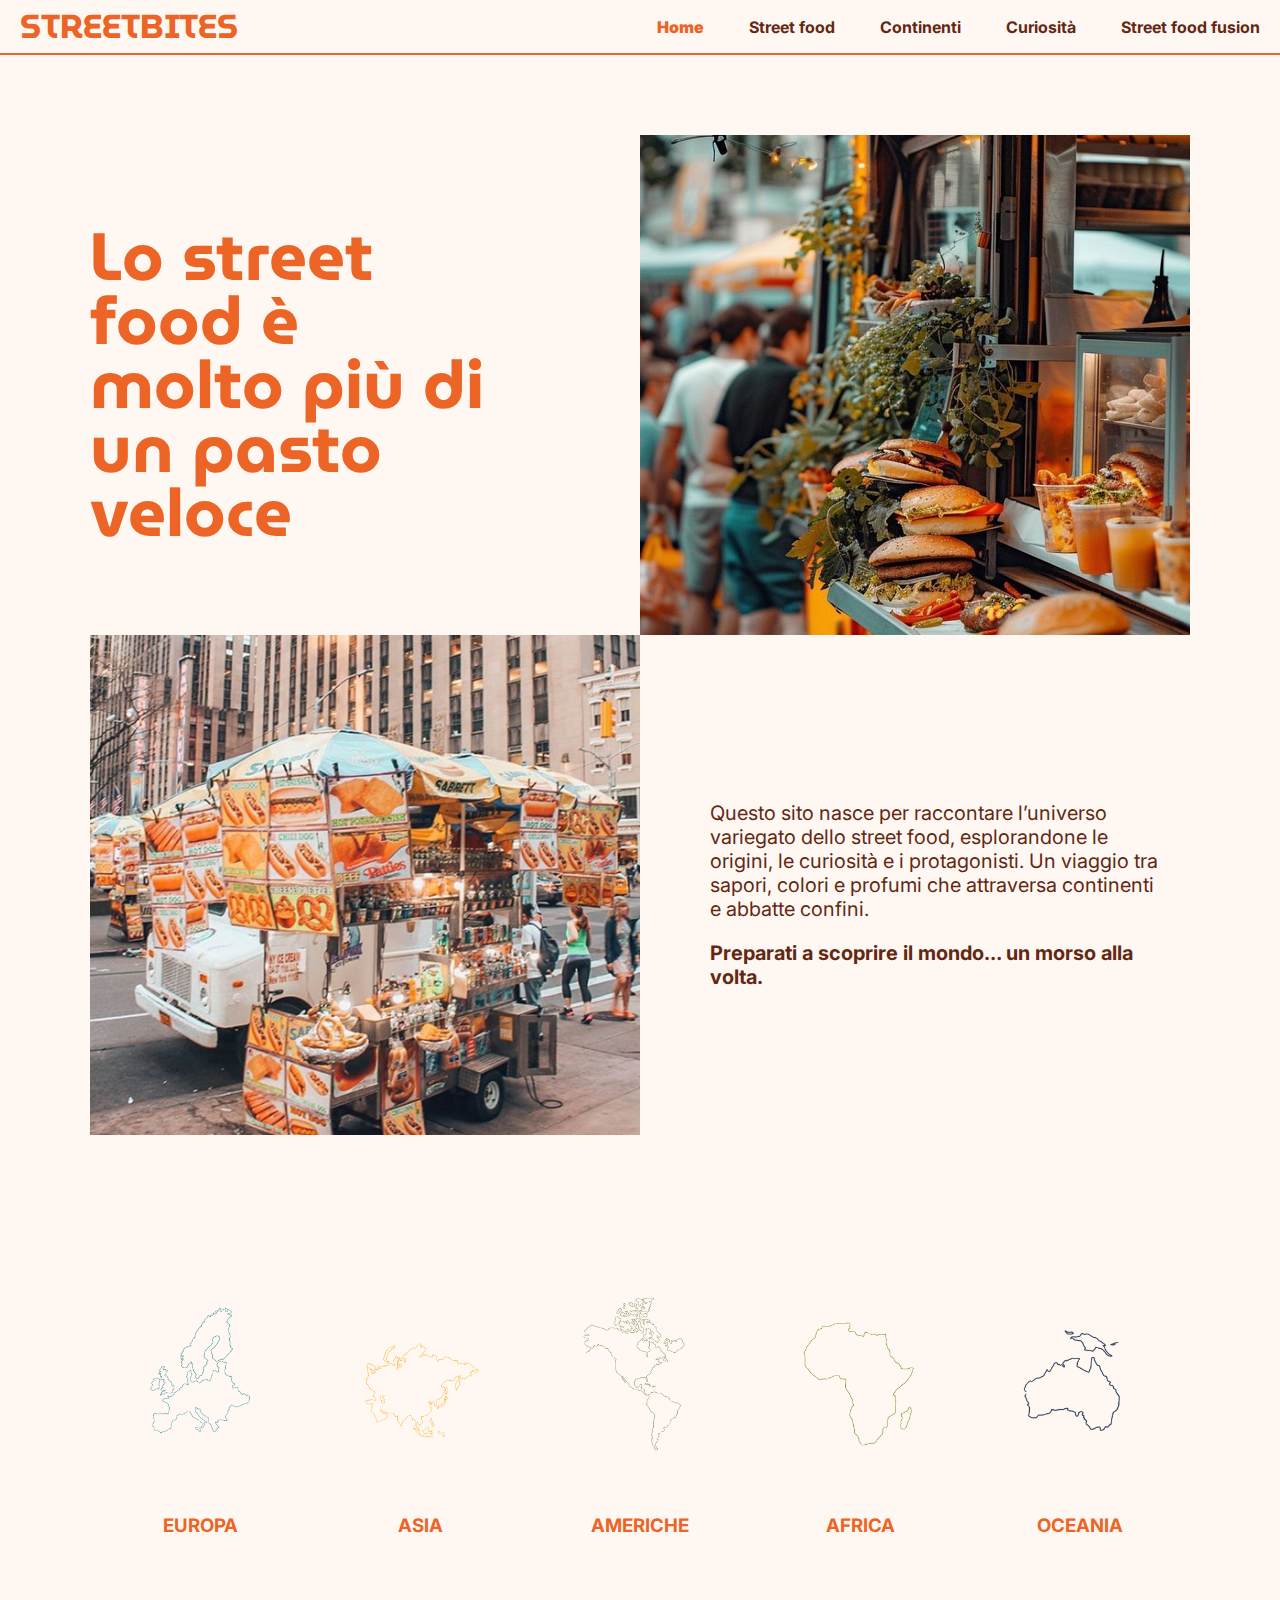
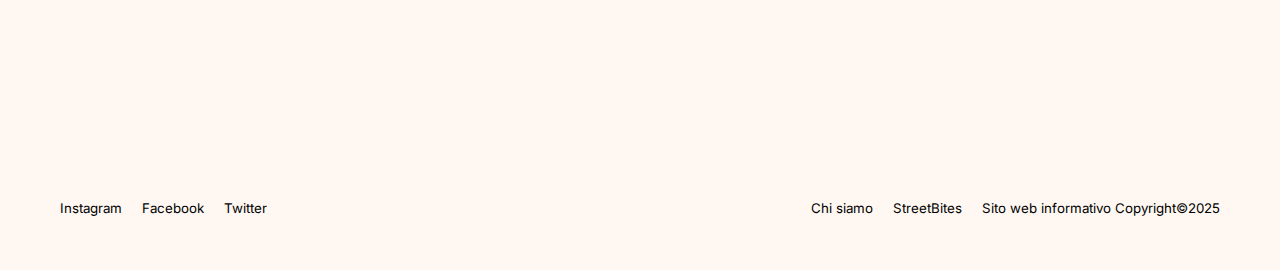
<file: index.html>
<!DOCTYPE html>
<html lang="en">
<head>
    <meta charset="UTF-8">
    <meta name="viewport" content="width=device-width, initial-scale=1.0">
    <title>StreetBites</title>
    <link rel="preconnect" href="https://fonts.googleapis.com">
    <link rel="preconnect" href="https://fonts.gstatic.com" crossorigin>
    <link href="https://fonts.googleapis.com/css2?family=Inter:ital,opsz,wght@0,14..32,100..900;1,14..32,100..900&family=MuseoModerno:ital,wght@0,100..900;1,100..900&display=swap" rel="stylesheet">
    <link rel="stylesheet" href="css/style.css">
</head>
<body>
    <header class="home">
        <div class="contenutoheader">
            <div class="nomesito">
                <a href="index.html"  class="attivo">STREETBITES</a>
            </div>
            <nav>
                <ul>
                    <li><a href="index.html" class="active">Home</a></li>
                    <li><a href="streetfood.html">Street food</a></li>
                    <li><a href="continenti.html">Continenti</a></li>
                    <li><a href="curiosità.html">Curiosità</a></li>
                    <li><a href="streetfoodfusion.html">Street food fusion</a></li>
                </ul>
            </nav>
        </div>
    </header>
    <main>
        <section class="herosection">
            <div class="contenutohero">
                <h2>Lo street food è molto più di un pasto veloce</h2>
            </div>
            <img class="image" src="img/homeintro.png" alt="">
        </section>

        
        <section class="intro">
             <img class="image" src="img/homeintro2.png" alt="">
          <div class="testointro">
            <p>Questo sito nasce per raccontare l’universo variegato dello street food, esplorandone le origini, le curiosità e i protagonisti.
            Un viaggio tra sapori, colori e profumi che attraversa continenti e abbatte confini. </p>
            <a href="streetfood.html">Preparati a scoprire il mondo… un morso alla volta.</a>
        </div>
        </section>


       <section class="cards">
         <div class="contenutocard">
            <div class="griglia">
              <div class="card">
                 <a href="europa.html">
                 <img src="img/europeicon.png" alt="EUROPA">
                 <h4>EUROPA</h4>
                 </a>
              </div>

               <div class="card">
                 <a href="asia.html">
                 <img src="img/asiaicon.png" alt="asia">
                 <h4>ASIA</h4>
                 </a>
               </div>

               <div class="card">
                 <a href="americhe.html">
                 <img src="img/americheicon.png" alt="AMERICHE">
                 <h4>AMERICHE</h4>
                </a>
               </div>

               <div class="card">
                 <a href="africa.html">
                 <img src="img/africaicon.png" alt="africa">
                 <h4>AFRICA</h4>
                 </a>
               </div>

               <div class="card">
                 <a href="oceania.html">
                 <img src="img/oceaniaicon.png" alt="OCEANIA">
                 <h4>OCEANIA</h4>
                 </a>
               </div> 
            </div>
        </div>
       </section>

    </main>
    <footer>
        <div class="contenutofooter">
            <div class="contatti">
                <ul>
                    <li>Instagram</li>
                    <li>Facebook</li>
                    <li>Twitter</li>
                </ul>
            </div>
            <div class="info">
                <ul>
                    <li>Chi siamo</li>
                    <li>StreetBites</li>
                    <li>Sito web informativo Copyright©2025</li>
                </ul>
            </div>
        </div>
    </footer>
</body>
</html>
</file>
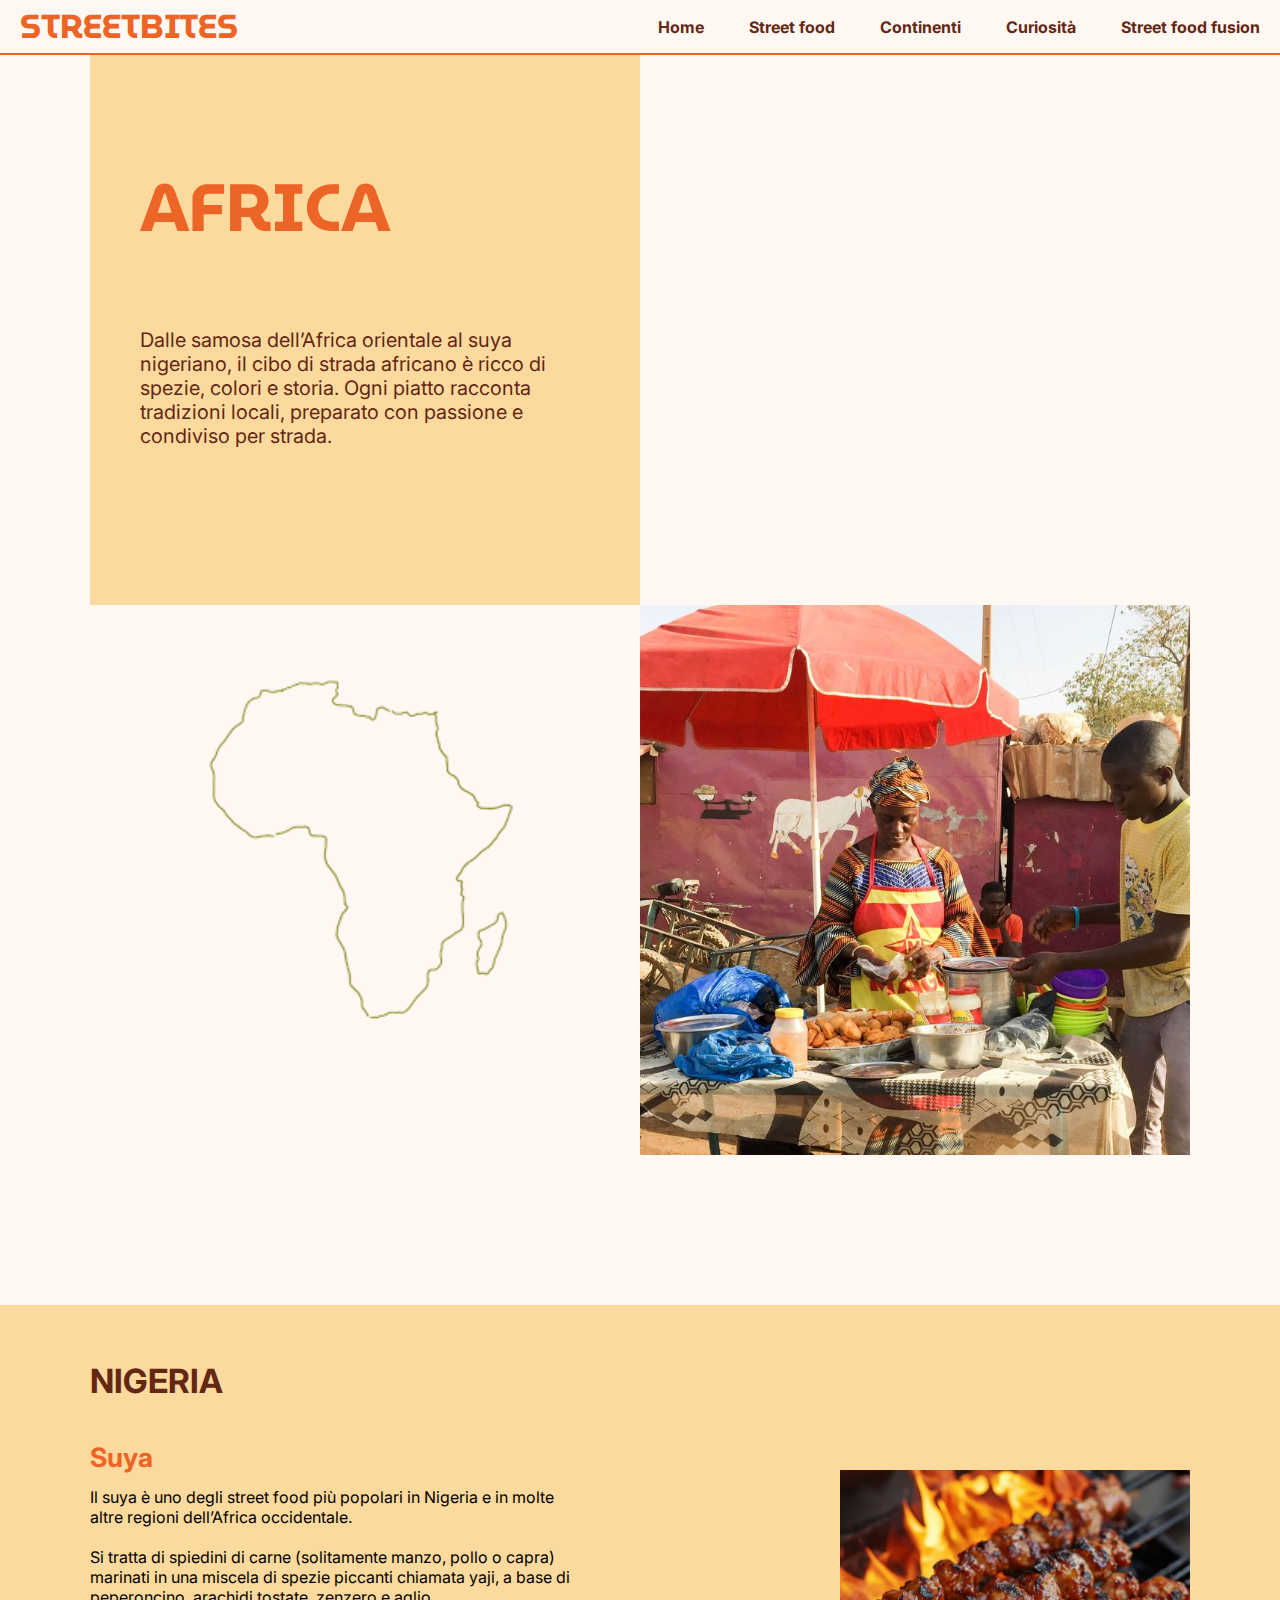
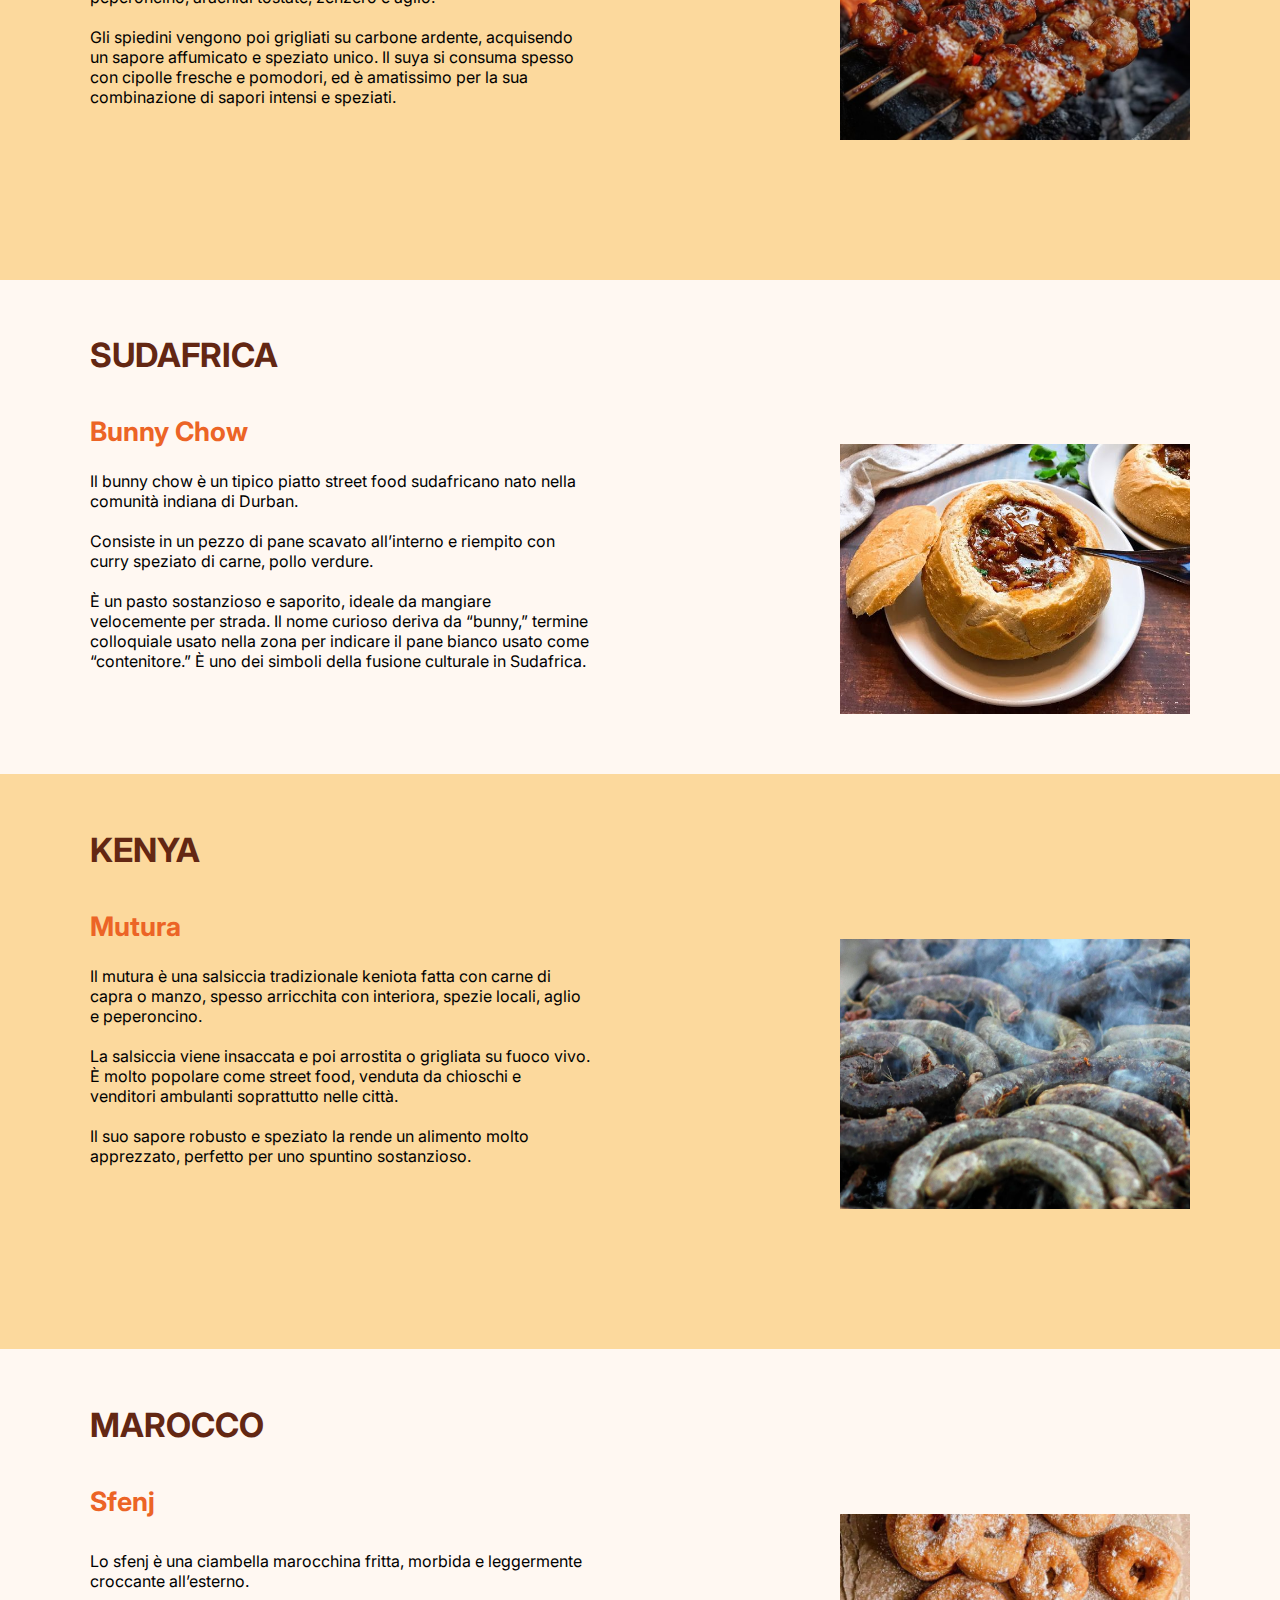
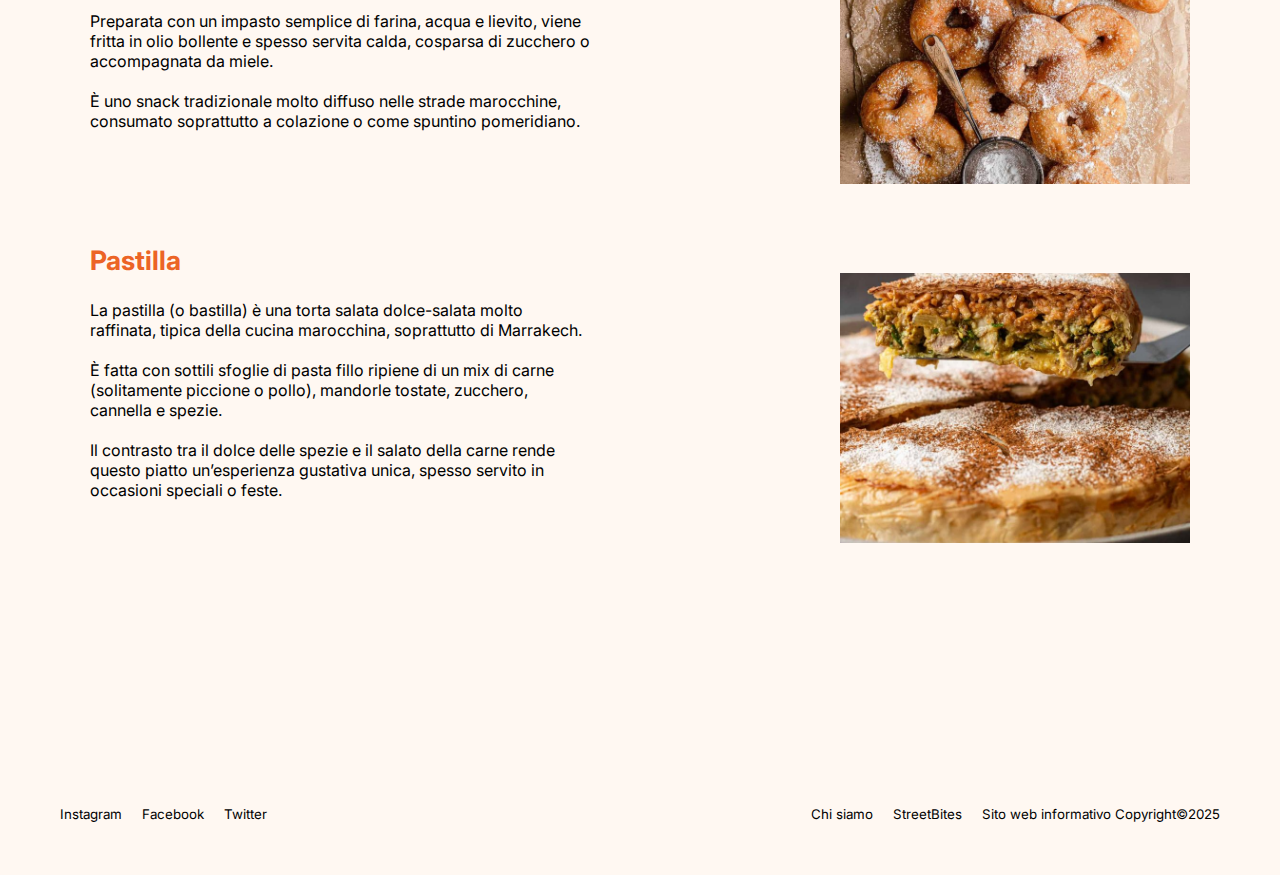
<file: africa.html>
<!DOCTYPE html>
<html lang="en">
<head>
    <meta charset="UTF-8">
    <meta name="viewport" content="width=device-width, initial-scale=1.0">
    <title>Africa</title>
    <link rel="preconnect" href="https://fonts.googleapis.com">
    <link rel="preconnect" href="https://fonts.gstatic.com" crossorigin>
    <link href="https://fonts.googleapis.com/css2?family=Inter:ital,opsz,wght@0,14..32,100..900;1,14..32,100..900&family=MuseoModerno:ital,wght@0,100..900;1,100..900&display=swap" rel="stylesheet">
   <link rel="stylesheet" href="css/style.css">
</head>
<body>
    <header>
        <div class="contenutoheader">
            <div class="nomesito">
                <a href="index.html">STREETBITES</a>
            </div>
            <nav>
                <ul>
                    <li><a href="index.html">Home</a></li>
                    <li><a href="streetfood.html">Street food</a></li>
                    <li><a href="continenti.html">Continenti</a></li>
                    <li><a href="curiosità.html">Curiosità</a></li>
                    <li><a href="streetfoodfusion.html">Street food fusion</a></li>
                </ul>
            </nav>
        </div>
    </header>
 <main>
    <section class="herocontinente">
            <div class="contenutoherocontinente">
                <h3>AFRICA</h3>
                <p>Dalle samosa dell’Africa orientale al suya nigeriano, il cibo di strada africano è ricco di spezie, colori e storia. Ogni piatto racconta tradizioni locali, preparato con passione e condiviso per strada.
</p> 
            </div>
            <div class="space"></div>
        </section>

        
        <section class="intro2">
            <img class="image3" src="img/africaicon.png" alt="">
            <img class="image2" src="img/africaintro.jpg" alt="">
        </section>

       <section class="sfondobg">
        <div class="sfondo">
            <h5>NIGERIA</h5>
            <h6>Suya</h6>
            <div class="testocibi">
                <p>Il suya è uno degli street food più popolari in Nigeria e in molte altre regioni dell’Africa occidentale.<br><br>
                Si tratta di spiedini di carne (solitamente manzo, pollo o capra) marinati in una miscela di spezie piccanti chiamata yaji, a base di peperoncino, arachidi tostate, zenzero e aglio.<br><br>
                Gli spiedini vengono poi grigliati su carbone ardente, acquisendo un sapore affumicato e speziato unico. Il suya si consuma spesso con cipolle fresche e pomodori, ed è amatissimo per la sua combinazione di sapori intensi e speziati.</p>
                <img class="imgcibi" src="img/suya.jpg" alt="">
            </div>
        </div>
       </section> 

        <section class="vuota">
            <h5>SUDAFRICA</h5>
            <h6>Bunny Chow</h6>
            <div class="testocibi">
                <p>Il bunny chow è un tipico piatto street food sudafricano nato nella comunità indiana di Durban.<br><br>
                Consiste in un pezzo di pane scavato all’interno e riempito con curry speziato di carne, pollo
                verdure.<br><br>
                È un pasto sostanzioso e saporito, ideale da mangiare velocemente per strada. Il nome curioso deriva da “bunny,” termine colloquiale usato nella zona per indicare il pane bianco usato come “contenitore.” È uno dei simboli della fusione culturale in Sudafrica.</p>
                <img class="imgcibi" src="img/bunnychow.jpg" alt="">
            </div>

        </section>

        <section class="sfondobg">
        <div class="sfondo">
            <h5>KENYA</h5>
            <h6>Mutura</h6>
            <div class="testocibi">
                <p>Il mutura è una salsiccia tradizionale keniota fatta con carne di capra o manzo, spesso arricchita con interiora, spezie locali, aglio e peperoncino.<br><br>
                La salsiccia viene insaccata e poi arrostita o grigliata su fuoco vivo. È molto popolare come street food, venduta da chioschi e venditori ambulanti soprattutto nelle città.<br><br>
                Il suo sapore robusto e speziato la rende un alimento molto apprezzato, perfetto per uno spuntino sostanzioso.</p>
                <img class="imgcibi" src="img/murura.png" alt="">
            </div>
           </div>
    </section> 

        <section class="vuota">
            <h5>MAROCCO</h5>
            <h6>Sfenj</h6>
            <div class="testocibi">
                <p>Lo sfenj è una ciambella marocchina fritta, morbida e leggermente croccante all’esterno.<br><br>
                Preparata con un impasto semplice di farina, acqua e lievito, viene fritta in olio bollente e spesso servita calda, cosparsa di zucchero o accompagnata da miele.<br><br> 
                È uno snack tradizionale molto diffuso nelle strade marocchine, consumato soprattutto a colazione o come spuntino pomeridiano.</p>
                <img class="imgcibi" src="img/sfenj.jpg" alt="">
            </div>

             <h6>Pastilla</h6>
             <div class="testocibi">
                <p>La pastilla (o bastilla) è una torta salata dolce-salata molto raffinata, tipica della cucina marocchina, soprattutto di Marrakech.<br><br> È fatta con sottili sfoglie di pasta fillo ripiene di un mix di carne (solitamente piccione o pollo), mandorle tostate, zucchero, cannella e spezie.<br><br>
                Il contrasto tra il dolce delle spezie e il salato della carne rende questo piatto un’esperienza gustativa unica, spesso servito in occasioni speciali o feste.</p>
                <img class="imgcibi" src="img/pastilla.jpg" alt="">
            </div>
        </section>

 </main>


                <footer>
        <div class="contenutofooter">
            <div class="contatti">
                <ul>
                    <li>Instagram</li>
                    <li>Facebook</li>
                    <li>Twitter</li>
                </ul>
            </div>
            <div class="info">
                <ul>
                    <li>Chi siamo</li>
                    <li>StreetBites</li>
                    <li>Sito web informativo Copyright©2025</li>
                </ul>
            </div>
        </div>
    </footer>
    
</body>
</html>
</file>
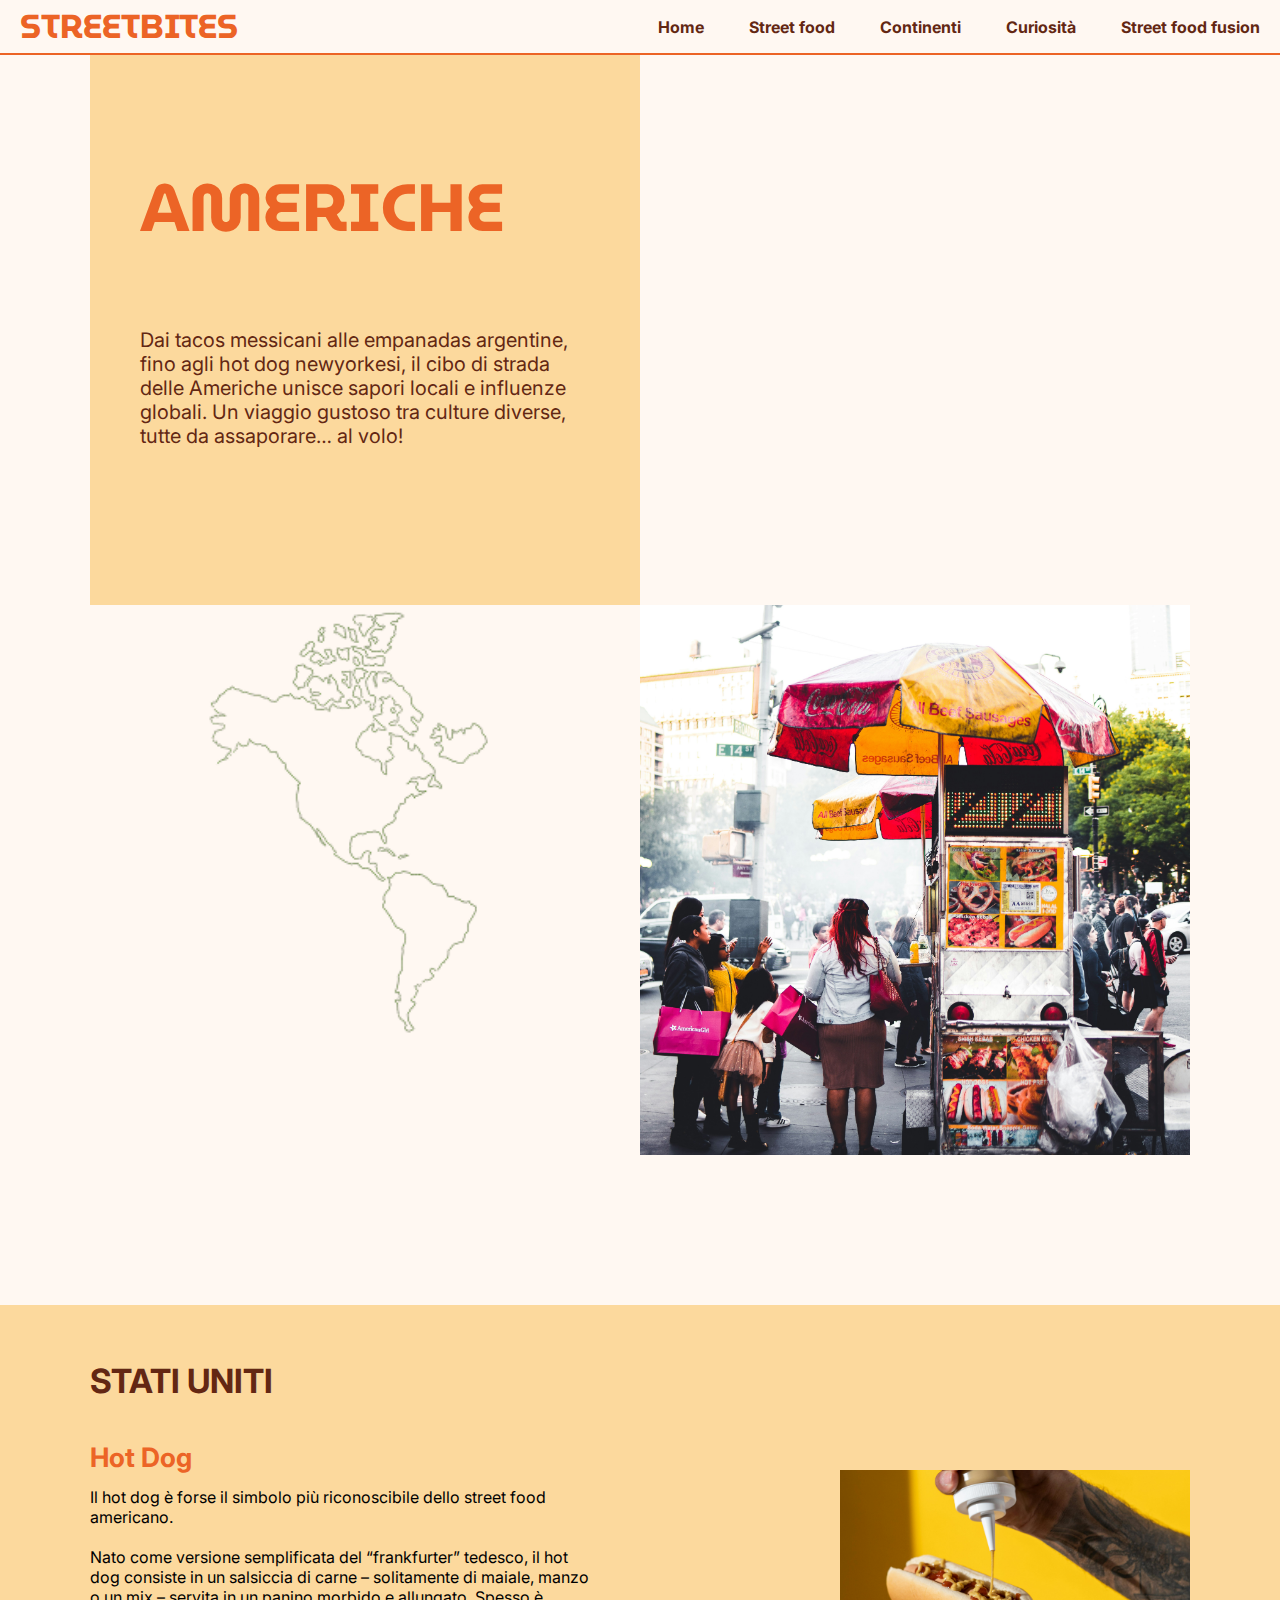
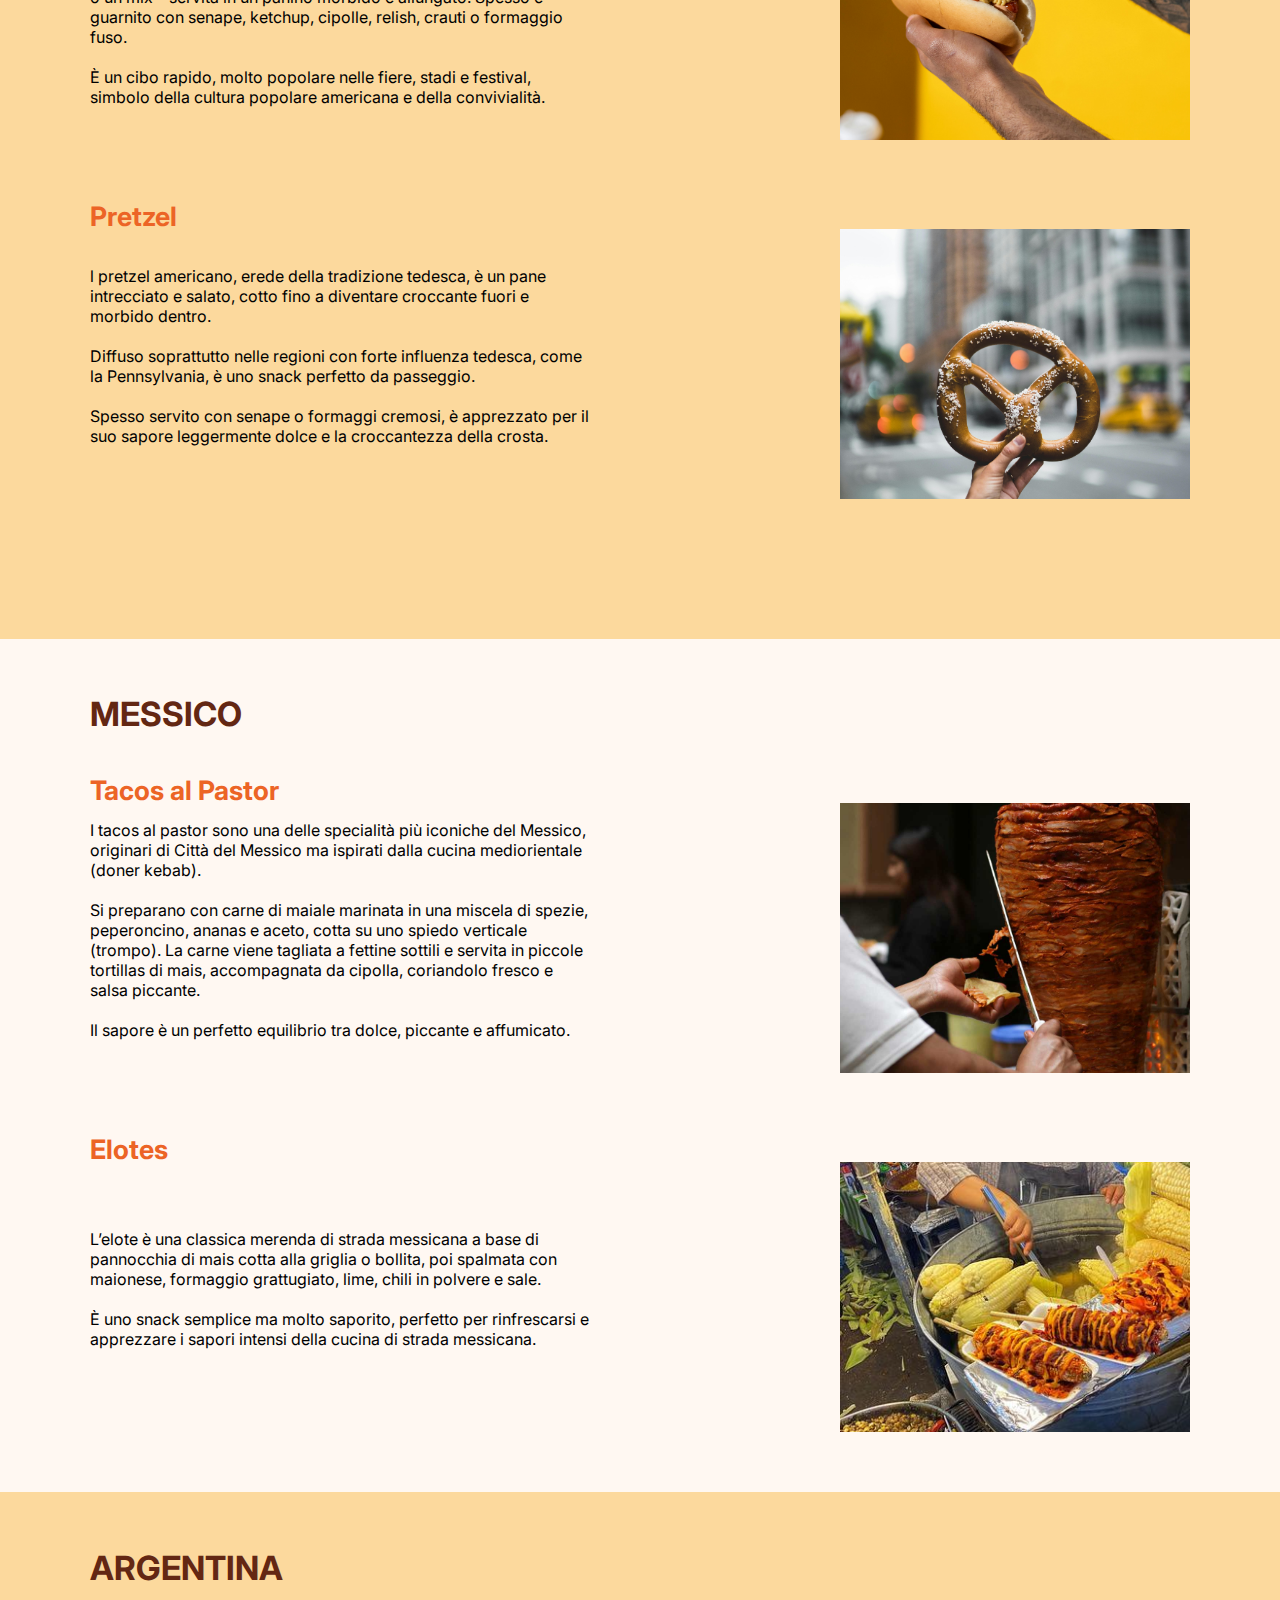
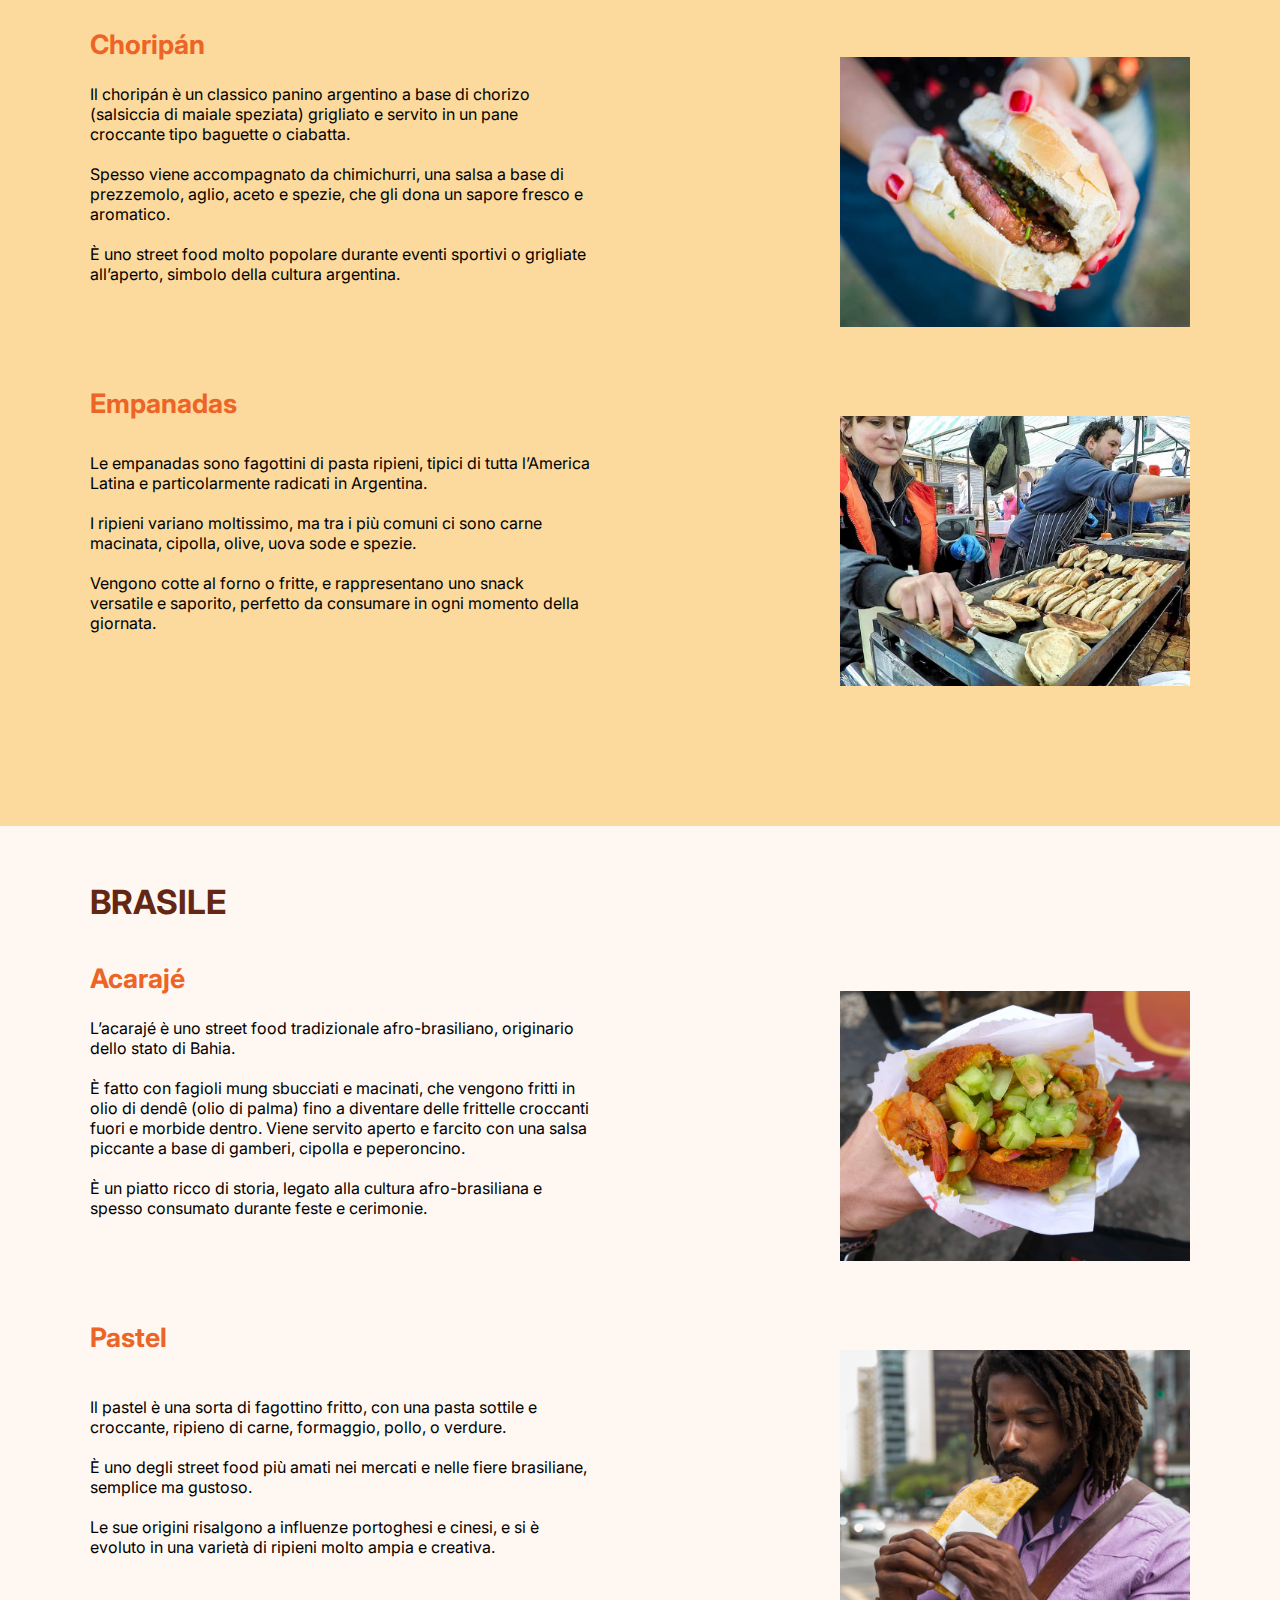
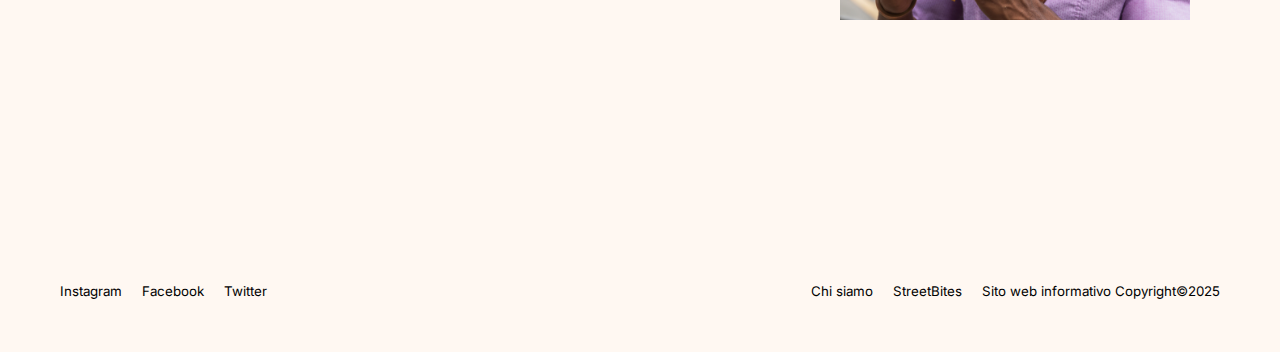
<file: americhe.html>
<!DOCTYPE html>
<html lang="en">
<head>
    <meta charset="UTF-8">
    <meta name="viewport" content="width=device-width, initial-scale=1.0">
    <title>Americhe</title>
    <link rel="preconnect" href="https://fonts.googleapis.com">
    <link rel="preconnect" href="https://fonts.gstatic.com" crossorigin>
    <link href="https://fonts.googleapis.com/css2?family=Inter:ital,opsz,wght@0,14..32,100..900;1,14..32,100..900&family=MuseoModerno:ital,wght@0,100..900;1,100..900&display=swap" rel="stylesheet">
    <link rel="stylesheet" href="css/style.css">
</head>
<body>
    <header>
        <div class="contenutoheader">
            <div class="nomesito">
                <a href="index.html">STREETBITES</a>
            </div>
            <nav>
                <ul>
                    <li><a href="index.html">Home</a></li>
                    <li><a href="streetfood.html">Street food</a></li>
                    <li><a href="continenti.html">Continenti</a></li>
                    <li><a href="curiosità.html">Curiosità</a></li>
                    <li><a href="streetfoodfusion.html">Street food fusion</a></li>
                </ul>
            </nav>
        </div>
    </header>
 <main>
    <section class="herocontinente">
            <div class="contenutoherocontinente">
                <h3>AMERICHE</h3>
                <p>Dai tacos messicani alle empanadas argentine, fino agli hot dog newyorkesi, il cibo di strada delle Americhe unisce sapori locali e influenze globali. Un viaggio gustoso tra culture diverse, tutte da assaporare… al volo! </p> 
            </div>
            <div class="space"></div>
        </section>

        
        <section class="intro2">
            <img class="image3" src="img/americheicon.png" alt="">
            <img class="image2" src="img/americheintro.jpg" alt="">
        </section>

       <section class="sfondobg">
        <div class="sfondo">
            <h5>STATI UNITI</h5>
            <h6>Hot Dog </h6>
            <div class="testocibi">
                <p>Il hot dog è forse il simbolo più riconoscibile dello street food americano.<br><br>
                Nato come versione semplificata del “frankfurter” tedesco, il hot dog consiste in un salsiccia di carne – solitamente di maiale, manzo o un mix – servita in un panino morbido e allungato. Spesso è guarnito con senape, ketchup, cipolle, relish, crauti o formaggio fuso.<br><br>
                È un cibo rapido, molto popolare nelle fiere, stadi e festival, simbolo della cultura popolare americana e della convivialità. </p>
                <img class="imgcibi" src="img/hotdog.jpg" alt="">
            </div>
            
             <h6>Pretzel</h6>
             <div class="testocibi">
                <p>l pretzel americano, erede della tradizione tedesca, è un pane intrecciato e salato, cotto fino a diventare croccante fuori e morbido dentro.<br><br>
                Diffuso soprattutto nelle regioni con forte influenza tedesca, come la Pennsylvania, è uno snack perfetto da passeggio.<br><br>
                Spesso servito con senape o formaggi cremosi, è apprezzato per il suo sapore leggermente dolce e la croccantezza della crosta. </p>
                <img class="imgcibi" src="img/pretzelameriche.jpg" alt="">
            </div>
         </div>
       </section>

        <section class="vuota">
            <h5>MESSICO</h5>
            <h6>Tacos al Pastor</h6>
            <div class="testocibi">
                <p>I tacos al pastor sono una delle specialità più iconiche del Messico, originari di Città del Messico ma ispirati dalla cucina mediorientale (doner kebab).<br><br>
                Si preparano con carne di maiale marinata in una miscela di spezie, peperoncino, ananas e aceto, cotta su uno spiedo verticale (trompo). La carne viene tagliata a fettine sottili e servita in piccole tortillas di mais, accompagnata da cipolla, coriandolo fresco e salsa piccante.<br><br>
                Il sapore è un perfetto equilibrio tra dolce, piccante e affumicato. </p>
                <img class="imgcibi" src="img/Tacos al Pastor.jpg" alt="">
            </div>

             <h6>Elotes</h6>
             <div class="testocibi">
                <p>L’elote è una classica merenda di strada messicana a base di pannocchia di mais cotta alla griglia o bollita, poi spalmata con maionese, formaggio grattugiato, lime, chili in polvere e sale.<br><br>
                È uno snack semplice ma molto saporito, perfetto per rinfrescarsi e apprezzare i sapori intensi della cucina di strada messicana. </p>
                <img class="imgcibi" src="img/Elotes .jpg" alt="">
            </div>
        </section>


       <section class="sfondobg">
        <div class="sfondo">
            <h5>ARGENTINA</h5>
            <h6>Choripán</h6>
            <div class="testocibi">
                <p>Il choripán è un classico panino argentino a base di chorizo (salsiccia di maiale speziata) grigliato e servito in un pane croccante tipo baguette o ciabatta.<br><br>
                Spesso viene accompagnato da chimichurri, una salsa a base di prezzemolo, aglio, aceto e spezie, che gli dona un sapore fresco e aromatico.<br><br>
                È uno street food molto popolare durante eventi sportivi o grigliate all’aperto, simbolo della cultura argentina. </p>
                <img class="imgcibi" src="img/Choripán .jpg" alt="">
            </div>
            
             <h6>Empanadas</h6>
             <div class="testocibi">
                <p>Le empanadas sono fagottini di pasta ripieni, tipici di tutta l’America Latina e particolarmente radicati in Argentina.<br><br>
                I ripieni variano moltissimo, ma tra i più comuni ci sono carne macinata, cipolla, olive, uova sode e spezie.<br><br>
                Vengono cotte al forno o fritte, e rappresentano uno snack versatile e saporito, perfetto da consumare in ogni momento della giornata. </p>
                <img class="imgcibi" src="img/Empanadas .jpg" alt="">
            </div>
        </div>
       </section>

        <section class="vuota">
            <h5>BRASILE</h5>
            <h6>Acarajé</h6>
            <div class="testocibi">
                <p>L’acarajé è uno street food tradizionale afro-brasiliano, originario dello stato di Bahia.<br><br>
                È fatto con fagioli mung sbucciati e macinati, che vengono fritti in olio di dendê (olio di palma) fino a diventare delle frittelle croccanti fuori e morbide dentro. Viene servito aperto e farcito con una salsa piccante a base di gamberi, cipolla e peperoncino.<br><br>
                È un piatto ricco di storia, legato alla cultura afro-brasiliana e spesso consumato durante feste e cerimonie. </p>
                <img class="imgcibi" src="img/Acarajé .jpeg" alt="">
            </div>

             <h6>Pastel</h6>
             <div class="testocibi">
                <p>Il pastel è una sorta di fagottino fritto, con una pasta sottile e croccante, ripieno di carne, formaggio, pollo, o verdure.<br><br>
                È uno degli street food più amati nei mercati e nelle fiere brasiliane, semplice ma gustoso.<br><br>
                Le sue origini risalgono a influenze portoghesi e cinesi, e si è evoluto in una varietà di ripieni molto ampia e creativa. </p>
                <img class="imgcibi" src="img/pastel.png" alt="">
            </div>
        </section>
 </main>
        


                <footer>
        <div class="contenutofooter">
            <div class="contatti">
                <ul>
                    <li>Instagram</li>
                    <li>Facebook</li>
                    <li>Twitter</li>
                </ul>
            </div>
            <div class="info">
                <ul>
                    <li>Chi siamo</li>
                    <li>StreetBites</li>
                    <li>Sito web informativo Copyright©2025</li>
                </ul>
            </div>
        </div>
    </footer>
    
</body>
</html>
</file>
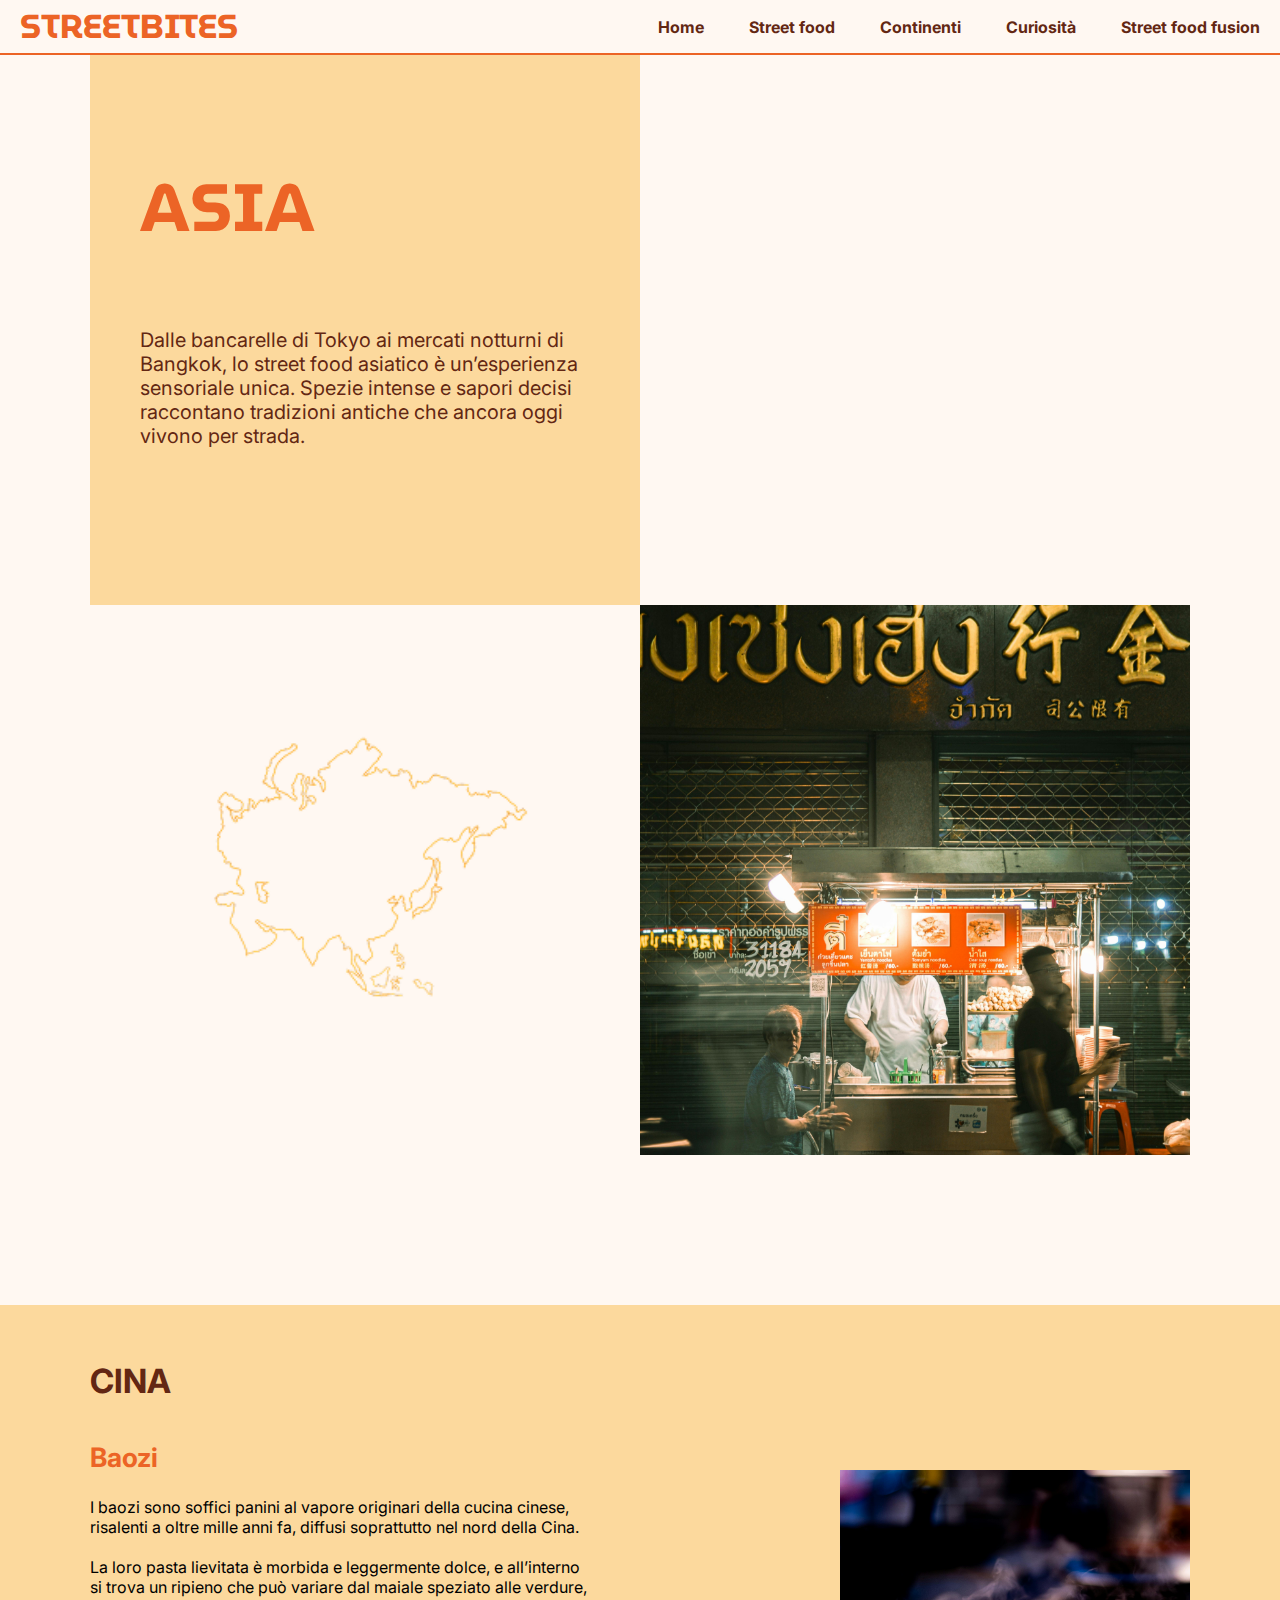
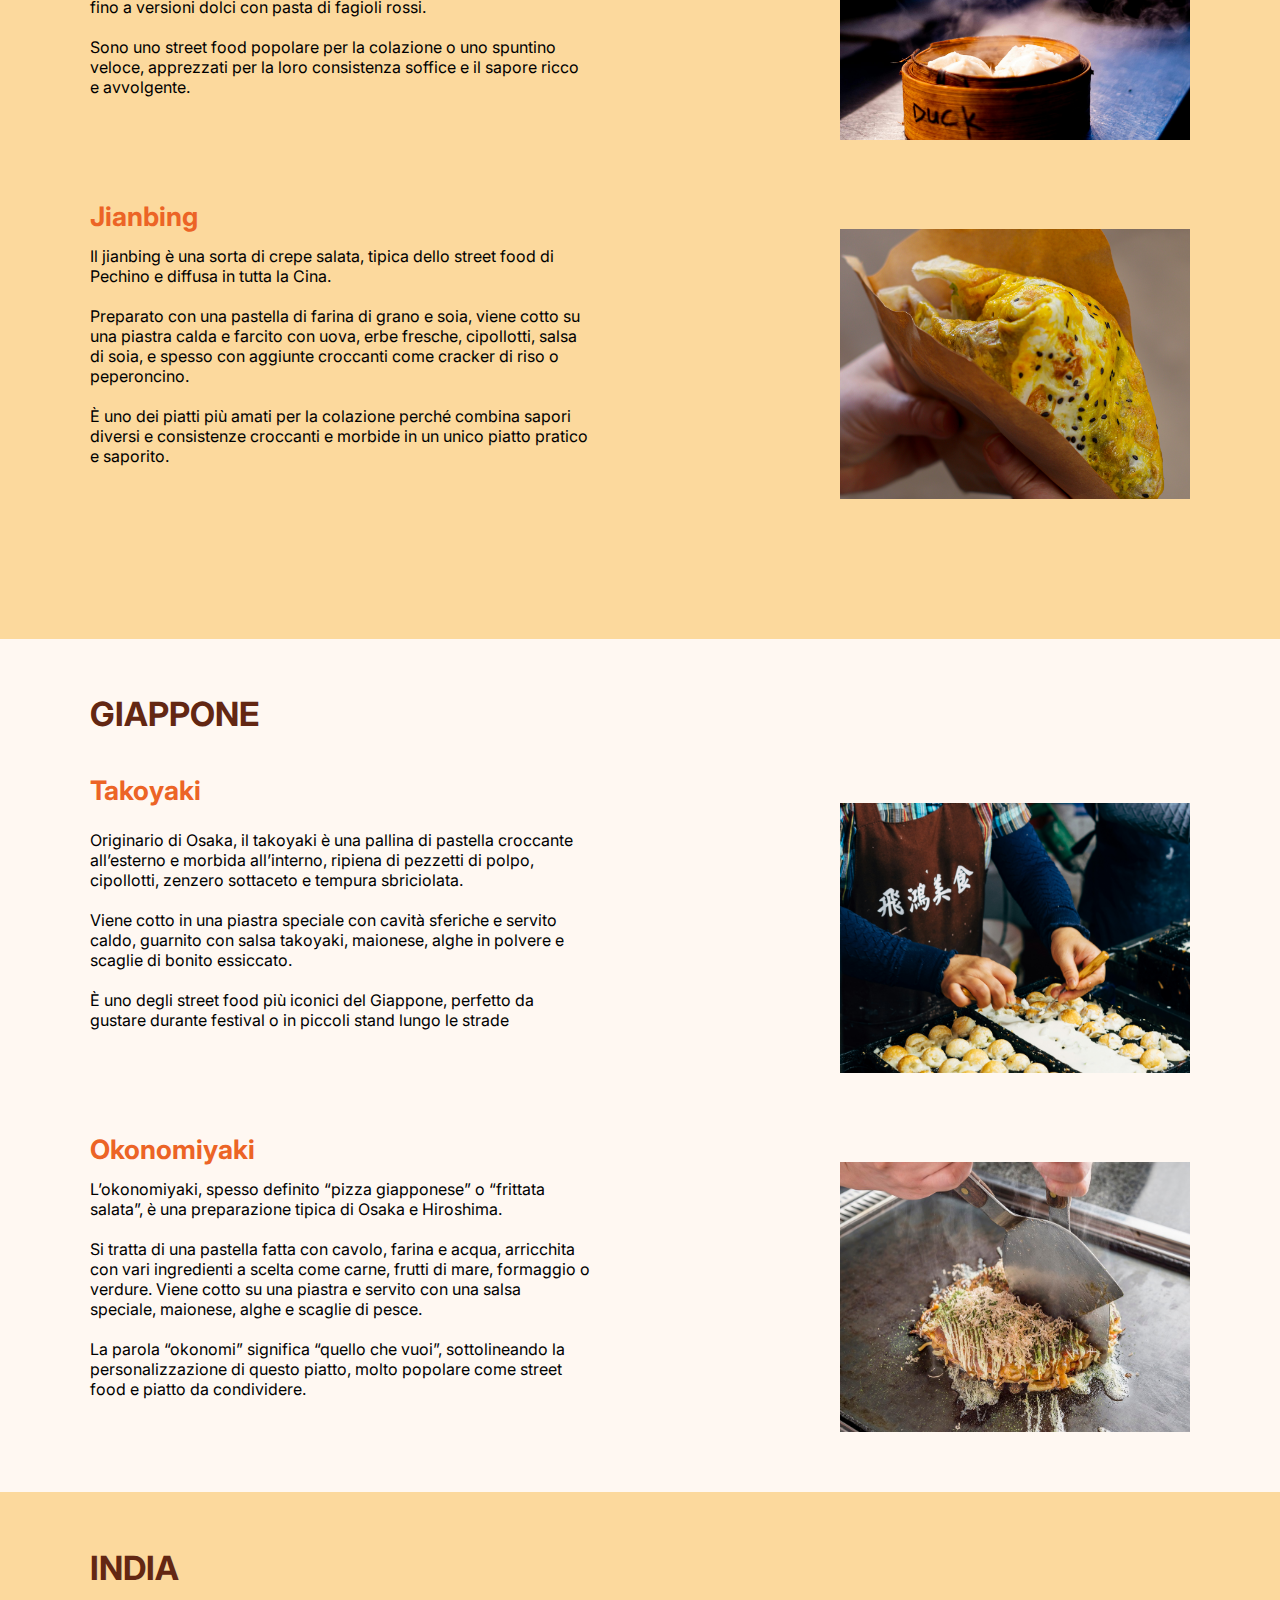
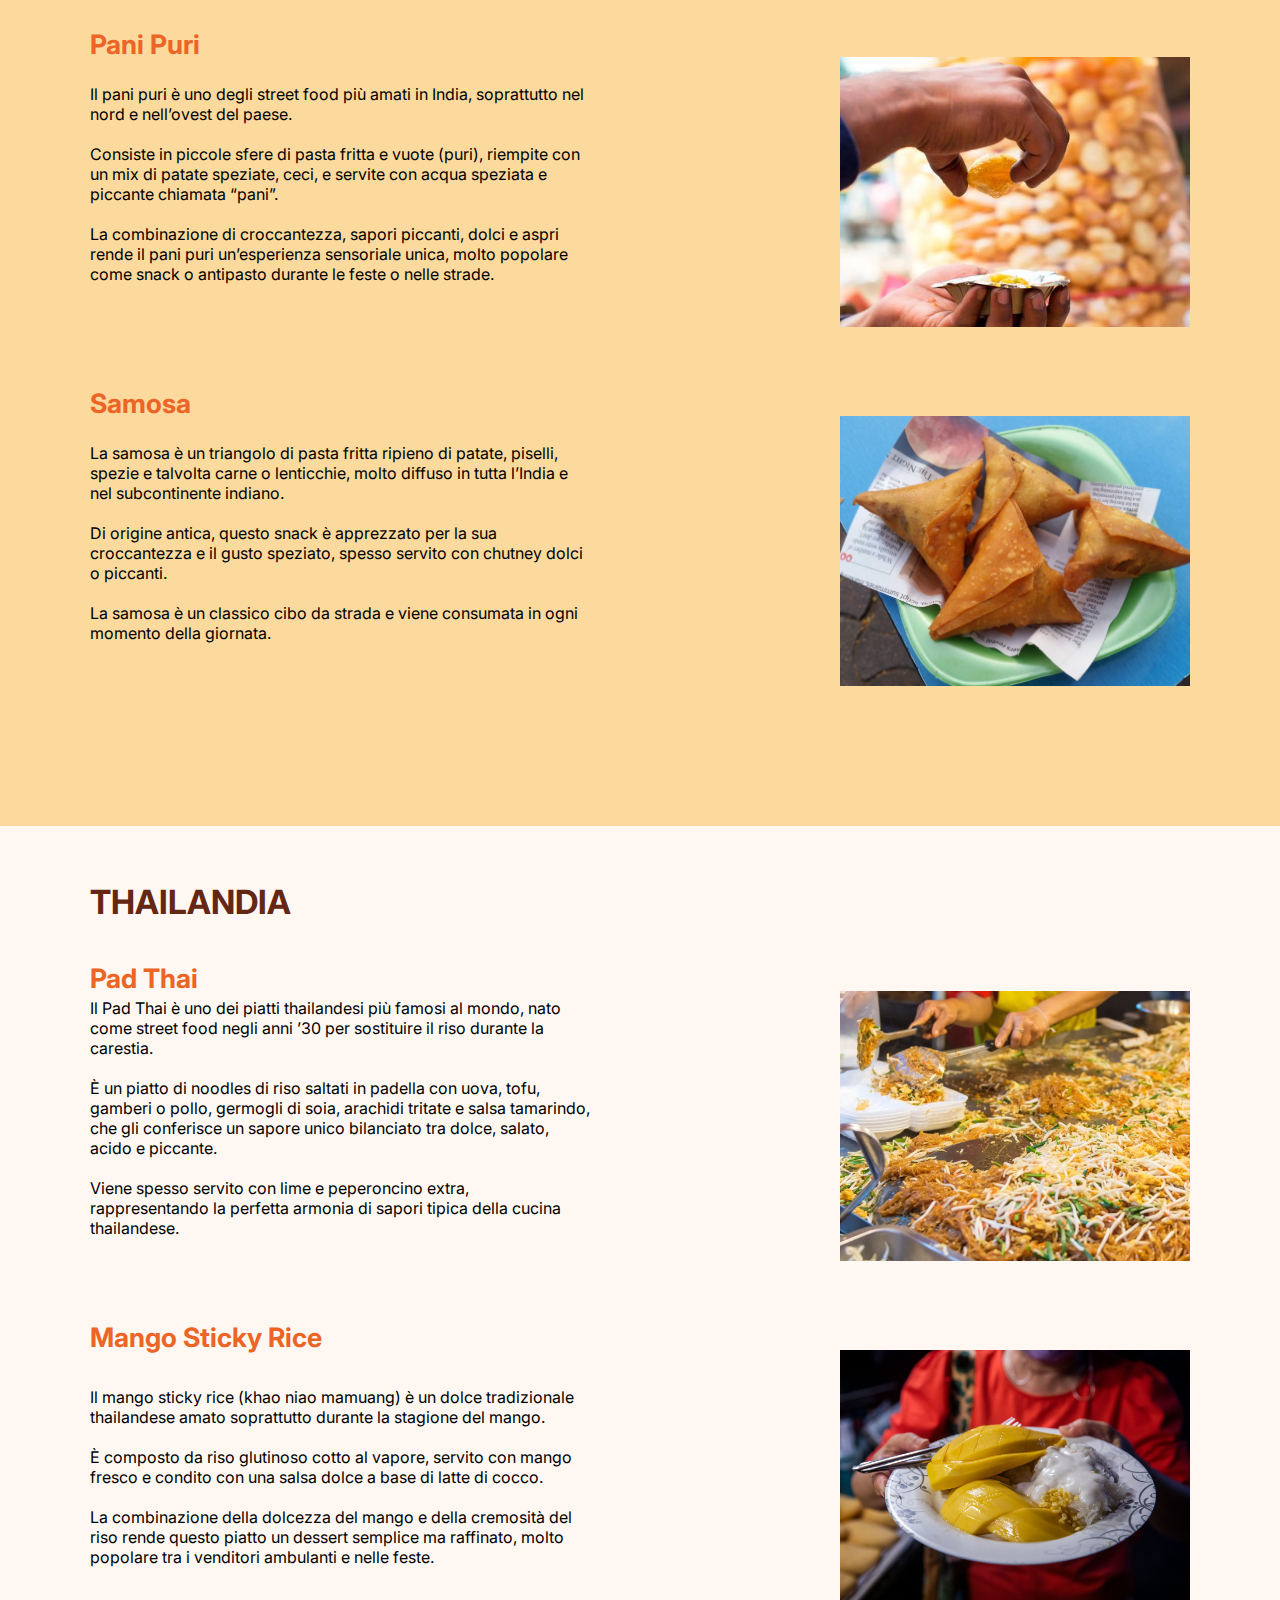
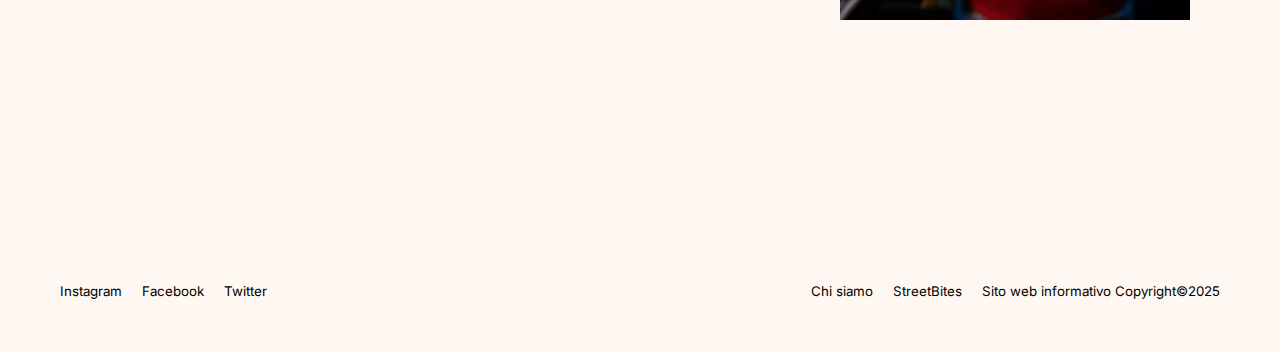
<file: asia.html>
<!DOCTYPE html>
<html lang="en">
<head>
    <meta charset="UTF-8">
    <meta name="viewport" content="width=device-width, initial-scale=1.0">
    <title>Asia</title>
    <link rel="preconnect" href="https://fonts.googleapis.com">
    <link rel="preconnect" href="https://fonts.gstatic.com" crossorigin>
    <link href="https://fonts.googleapis.com/css2?family=Inter:ital,opsz,wght@0,14..32,100..900;1,14..32,100..900&family=MuseoModerno:ital,wght@0,100..900;1,100..900&display=swap" rel="stylesheet">
    <link rel="stylesheet" href="css/style.css">
</head>
<body>
    <header>
        <div class="contenutoheader">
            <div class="nomesito">
                <a href="index.html">STREETBITES</a>
            </div>
            <nav>
                <ul>
                    <li><a href="index.html">Home</a></li>
                    <li><a href="streetfood.html">Street food</a></li>
                    <li><a href="continenti.html">Continenti</a></li>
                    <li><a href="curiosità.html">Curiosità</a></li>
                    <li><a href="streetfoodfusion.html">Street food fusion</a></li>
                </ul>
            </nav>
        </div>
    </header>
<main>
     <section class="herocontinente">
            <div class="contenutoherocontinente">
                <h3>ASIA</h3>
                <p>Dalle bancarelle di Tokyo ai mercati notturni di Bangkok, lo street food asiatico è un’esperienza sensoriale unica. Spezie intense e sapori decisi raccontano tradizioni antiche che ancora oggi vivono per strada.</p> 
            </div>
            <div class="space"></div>
        </section>

        
        <section class="intro2">
            <img class="image3" src="img/asiaicon.png" alt="">
            <img class="image2" src="img/asiaintro.jpg" alt="">
        </section>

       <section class="sfondobg">
        <div class="sfondo">
            <h5>CINA</h5>
            <h6>Baozi</h6>
            <div class="testocibi">
                <p>I baozi sono soffici panini al vapore originari della cucina cinese, risalenti a oltre mille anni fa, diffusi soprattutto nel nord della Cina.<br><br> 
                La loro pasta lievitata è morbida e leggermente dolce, e all’interno si trova un ripieno che può variare dal maiale speziato alle verdure, fino a versioni dolci con pasta di fagioli rossi.<br><br>
                Sono uno street food popolare per la colazione o uno spuntino veloce, apprezzati per la loro consistenza soffice e il sapore ricco e avvolgente. </p>
                <img class="imgcibi" src="img/bazoi.jpg" alt="">
            </div>
            
             <h6>Jianbing</h6>
             <div class="testocibi">
                <p >Il jianbing è una sorta di crepe salata, tipica dello street food di Pechino e diffusa in tutta la Cina.<br><br>
                Preparato con una pastella di farina di grano e soia, viene cotto su una piastra calda e farcito con uova, erbe fresche, cipollotti, salsa di soia, e spesso con aggiunte croccanti come cracker di riso o peperoncino.<br><br> 
                È uno dei piatti più amati per la colazione perché combina sapori diversi e consistenze croccanti e morbide in un unico piatto pratico e saporito. </p>
                <img class="imgcibi" src="img/Jianbing2.jpg" alt="">
            </div>
       </div>
    </section> 

        <section class="vuota">
            <h5>GIAPPONE</h5>
            <h6>Takoyaki</h6>
            <div class="testocibi">
                <p >Originario di Osaka, il takoyaki è una pallina di pastella croccante all’esterno e morbida all’interno, ripiena di pezzetti di polpo, cipollotti, zenzero sottaceto e tempura sbriciolata.<br><br>
                Viene cotto in una piastra speciale con cavità sferiche e servito caldo, guarnito con salsa takoyaki, maionese, alghe in polvere e scaglie di bonito essiccato.<br><br> 
                È uno degli street food più iconici del Giappone, perfetto da gustare durante festival o in piccoli stand lungo le strade </p>
                <img class="imgcibi" src="img/Takoyaki.jpg" alt="">
            </div>

             <h6>Okonomiyaki</h6>
             <div class="testocibi">
                <p >L’okonomiyaki, spesso definito “pizza giapponese” o “frittata salata”, è una preparazione tipica di Osaka e Hiroshima.<br><br> 
                Si tratta di una pastella fatta con cavolo, farina e acqua, arricchita con vari ingredienti a scelta come carne, frutti di mare, formaggio o verdure. Viene cotto su una piastra e servito con una salsa speciale, maionese, alghe e scaglie di pesce.<br><br> 
                La parola “okonomi” significa “quello che vuoi”, sottolineando la personalizzazione di questo piatto, molto popolare come street food e piatto da condividere. </p>
                <img class="imgcibi" src="img/Okonomiyaki.jpeg" alt="">
            </div>
        </section>


       <section class="sfondobg">
        <div class="sfondo">
            <h5>INDIA</h5>
            <h6>Pani Puri</h6>
            <div class="testocibi">
                <p >Il pani puri è uno degli street food più amati in India, soprattutto nel nord e nell’ovest del paese.<br><br> 
                Consiste in piccole sfere di pasta fritta e vuote (puri), riempite con un mix di patate speziate, ceci, e servite con acqua speziata e piccante chiamata “pani”.<br><br> 
                La combinazione di croccantezza, sapori piccanti, dolci e aspri rende il pani puri un’esperienza sensoriale unica, molto popolare come snack o antipasto durante le feste o nelle strade. </p>
                <img class="imgcibi" src="img/Pani Puri 2.jpg" alt="">
            </div>
            
             <h6>Samosa</h6>
             <div class="testocibi">
                <p >La samosa è un triangolo di pasta fritta ripieno di patate, piselli, spezie e talvolta carne o lenticchie, molto diffuso in tutta l’India e nel subcontinente indiano.<br><br> 
                Di origine antica, questo snack è apprezzato per la sua croccantezza e il gusto speziato, spesso servito con chutney dolci o piccanti.<br><br> 
                La samosa è un classico cibo da strada e viene consumata in ogni momento della giornata. </p>
                <img class="imgcibi" src="img/samosa.jpg" alt="">
            </div>
        </div>
    </section> 

        <section class="vuota">
            <h5>THAILANDIA</h5>
            <h6>Pad Thai</h6>
            <div class="testocibi">
                <p >Il Pad Thai è uno dei piatti thailandesi più famosi al mondo, nato come street food negli anni ’30 per sostituire il riso durante la carestia.<br><br>
                È un piatto di noodles di riso saltati in padella con uova, tofu, gamberi o pollo, germogli di soia, arachidi tritate e salsa tamarindo, che gli conferisce un sapore unico bilanciato tra dolce, salato, acido e piccante.<br><br>
                Viene spesso servito con lime e peperoncino extra, rappresentando la perfetta armonia di sapori tipica della cucina thailandese. </p>
                <img class="imgcibi"src="img/Pad Thai .jpg" alt="">
            </div>

             <h6>Mango Sticky Rice </h6>
             <div class="testocibi">
                <p >Il mango sticky rice (khao niao mamuang) è un dolce tradizionale thailandese amato soprattutto durante la stagione del mango.<br><br> 
                È composto da riso glutinoso cotto al vapore, servito con mango fresco e condito con una salsa dolce a base di latte di cocco.<br><br> 
                La combinazione della dolcezza del mango e della cremosità del riso rende questo piatto un dessert semplice ma raffinato, molto popolare tra i venditori ambulanti e nelle feste. </p>
                <img class="imgcibi" src="img/Mango Sticky Rice.jpg" alt="">
            </div>
        </section>
</main>
        


                <footer>
        <div class="contenutofooter">
            <div class="contatti">
                <ul>
                    <li>Instagram</li>
                    <li>Facebook</li>
                    <li>Twitter</li>
                </ul>
            </div>
            <div class="info">
                <ul>
                    <li>Chi siamo</li>
                    <li>StreetBites</li>
                    <li>Sito web informativo Copyright©2025</li>
                </ul>
            </div>
        </div>
    </footer>
    
</body>
</html>
</file>
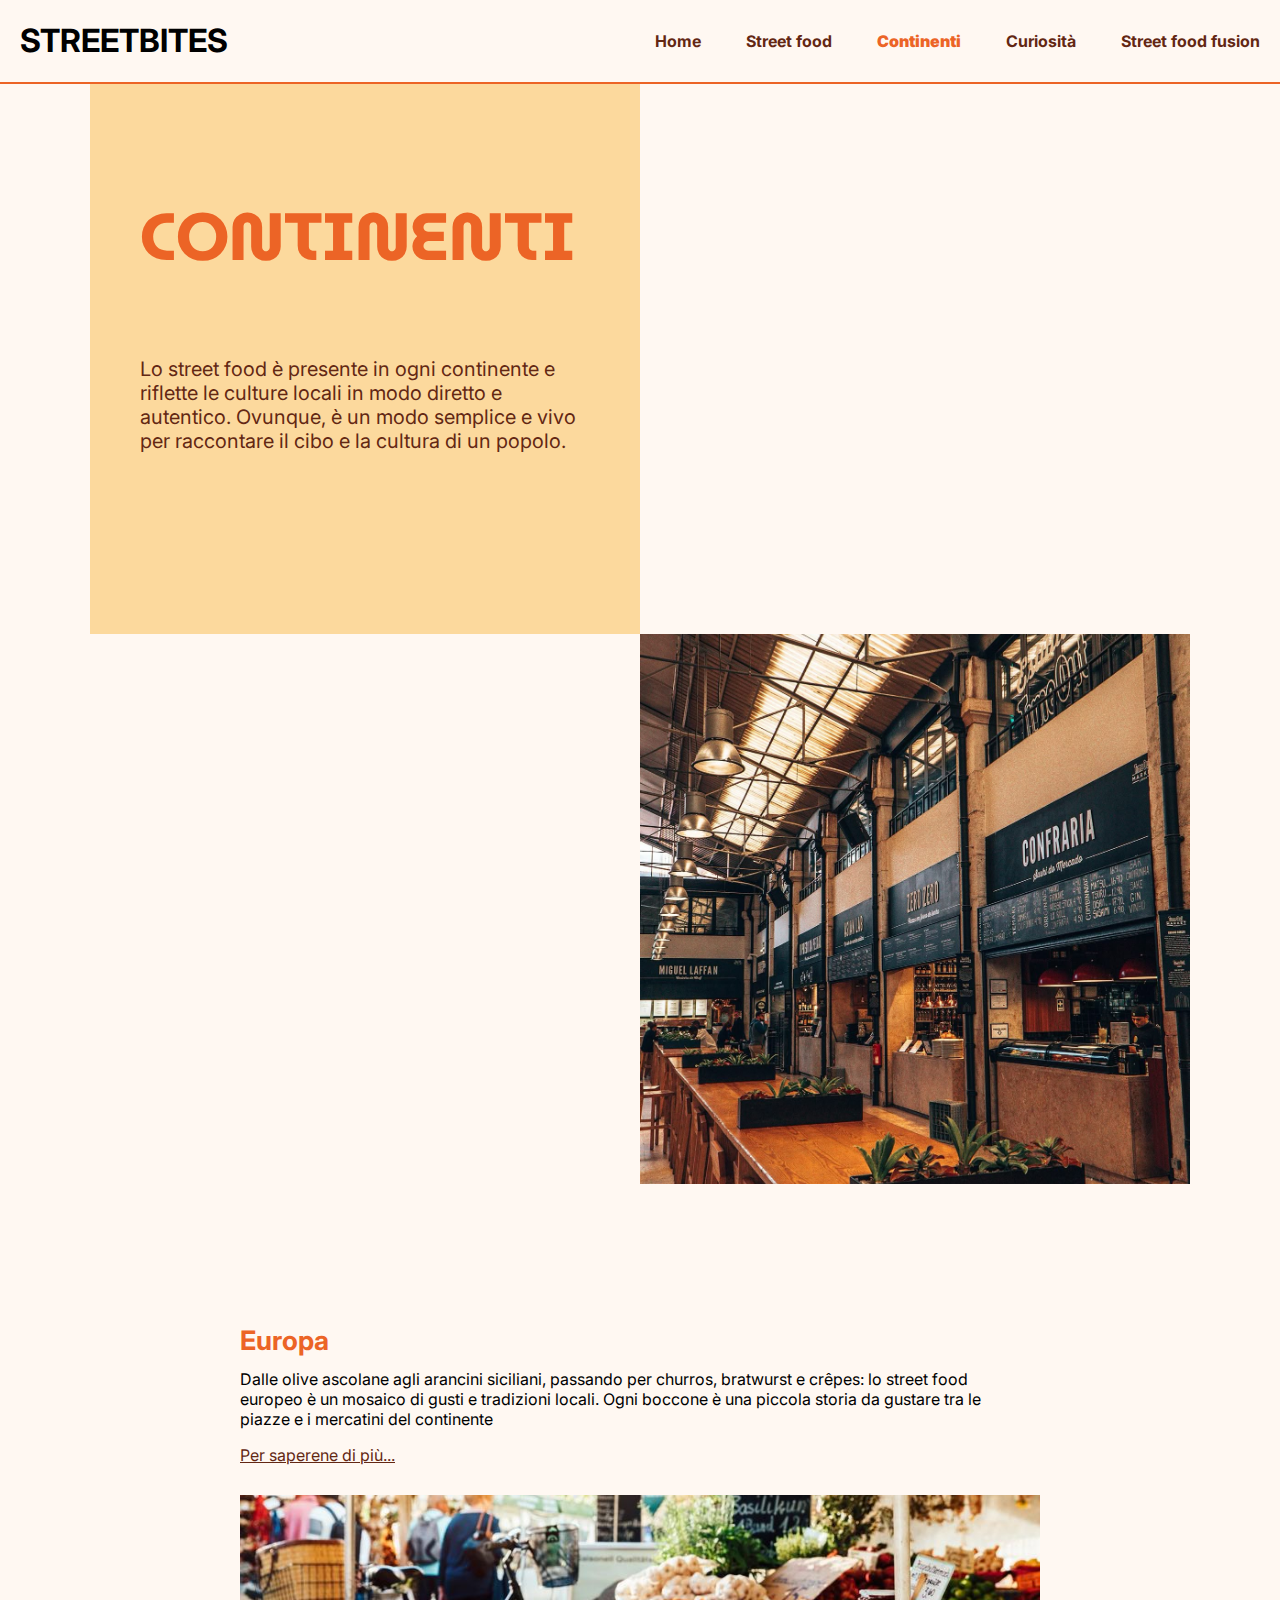
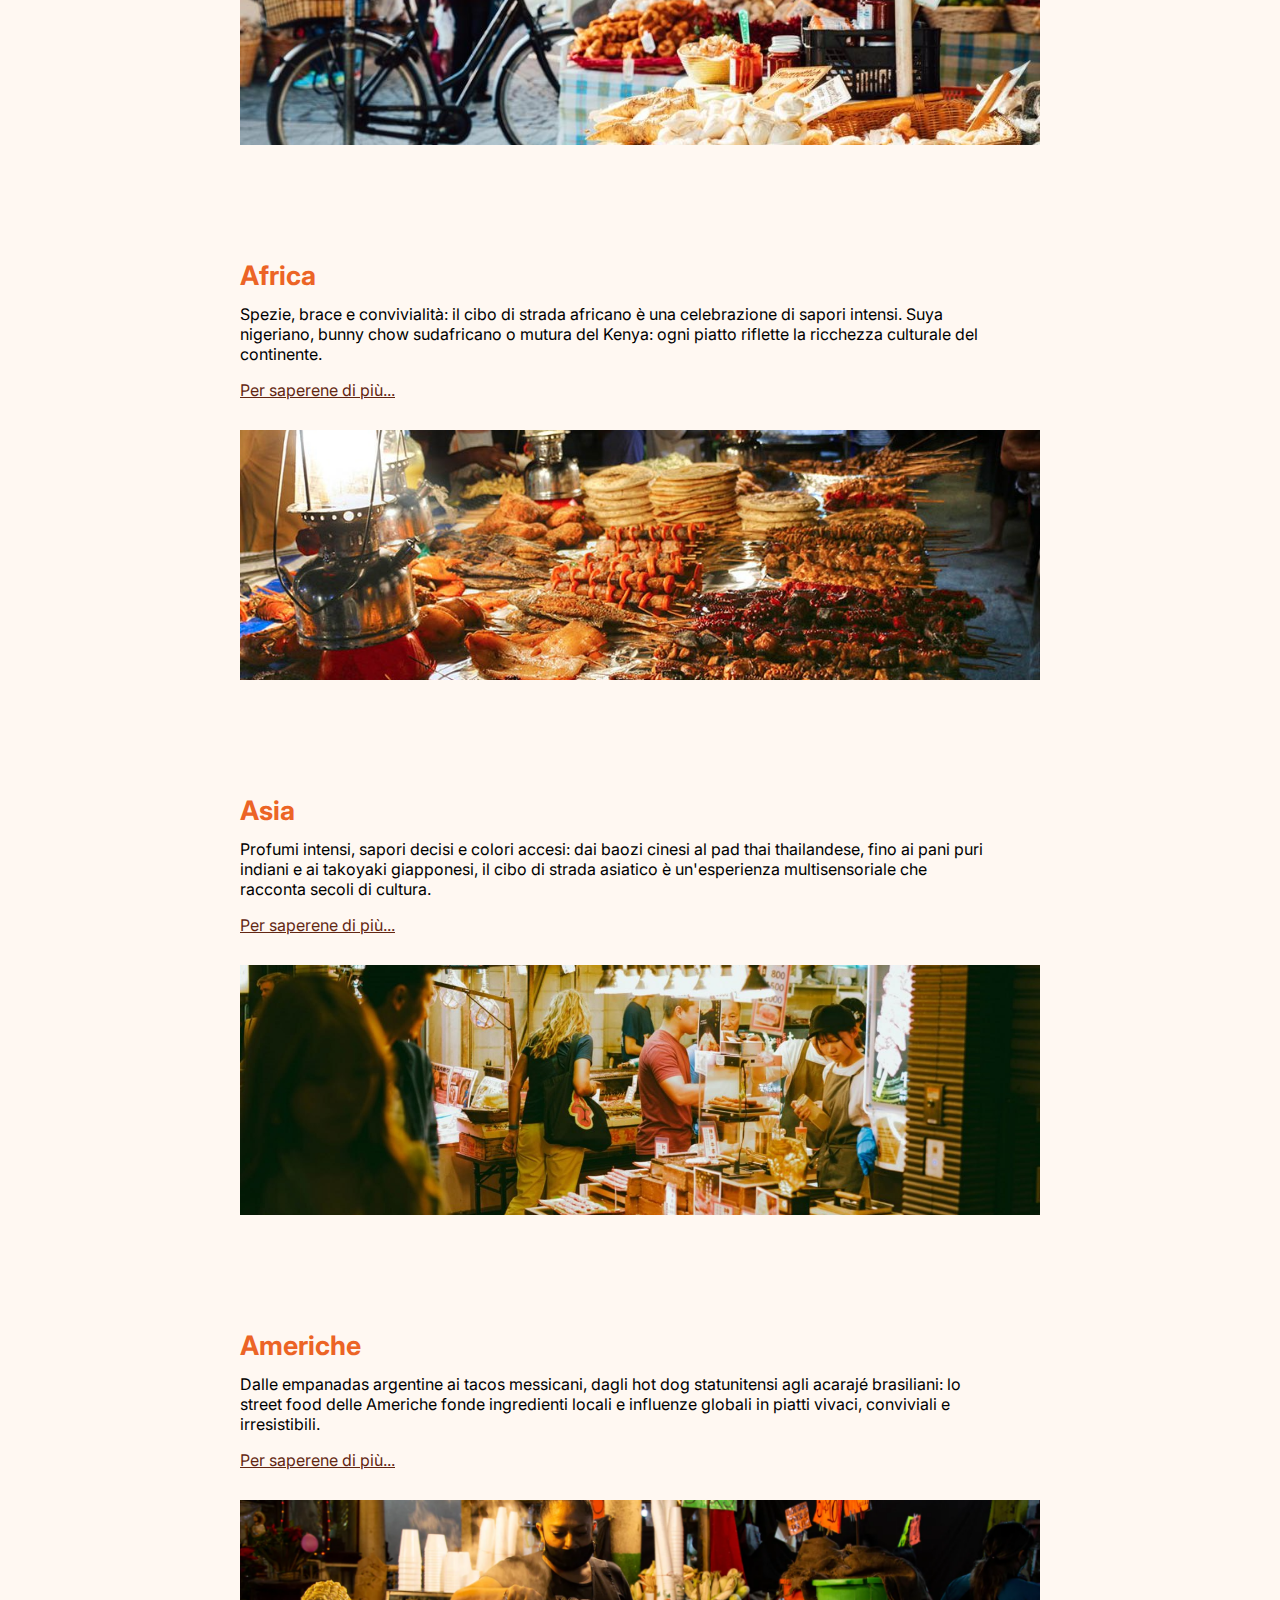
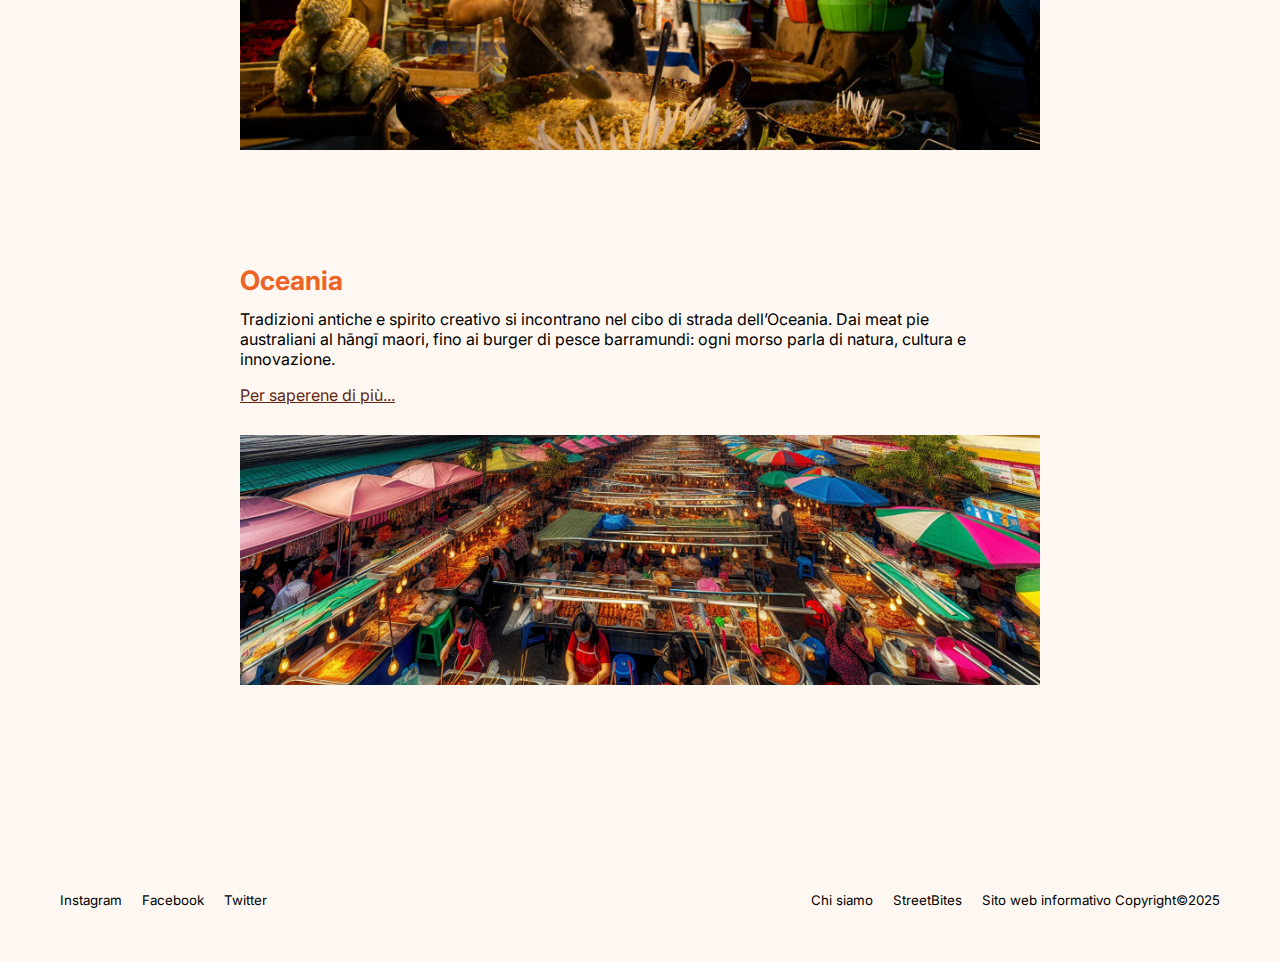
<file: continenti.html>
<!DOCTYPE html>
<html lang="en">
<head>
    <meta charset="UTF-8">
    <meta name="viewport" content="width=device-width, initial-scale=1.0">
    <title>Continenti</title>
    <link rel="preconnect" href="https://fonts.googleapis.com">
    <link rel="preconnect" href="https://fonts.gstatic.com" crossorigin>
    <link href="https://fonts.googleapis.com/css2?family=Inter:ital,opsz,wght@0,14..32,100..900;1,14..32,100..900&family=MuseoModerno:ital,wght@0,100..900;1,100..900&display=swap" rel="stylesheet">
    <link rel="stylesheet" href="css/style.css">
</head>
<body>
    <header>
        <div class="contenutoheader">
            <div class="nomesito">
                <h1>STREETBITES</h1>
            </div>
            <nav>
                <ul>
                    <li><a href="index.html">Home</a></li>
                    <li><a href="streetfood.html">Street food</a></li>
                    <li><a href="continenti.html" class="active">Continenti</a></li>
                    <li><a href="curiosità.html">Curiosità</a></li>
                    <li><a href="streetfoodfusion.html">Street food fusion</a></li>
                </ul>
            </nav>
        </div>
    </header>

<main>
     <section class="herocontinente">
            <div class="contenutoherocontinente">
                <h3>CONTINENTI</h3>
                <p>Lo street food è presente in ogni continente e riflette le culture locali in modo diretto e autentico. 
Ovunque, è un modo semplice e vivo per raccontare il cibo e la cultura di un popolo.</p> 
            </div>
            <div class="space"></div>
        </section>

        <section class="intro3">
            <img class="image6" src="img/streetfoodintro.jpg" alt="">
     </section>



        <section class="color2">
                <div class="vuotolista4">
                      <h6>Europa</h6>
                      <p class="lista3">Dalle olive ascolane agli arancini siciliani, passando per churros, bratwurst e crêpes: lo street food europeo è un mosaico di gusti e tradizioni locali. Ogni boccone è una piccola storia da gustare tra le piazze e i mercatini del continente</p>
                      <a href="europa.html">Per saperene di più...</a>
                      <img src="img/europamarket.jpg" alt="">
                </div>
        </section>


    <section class="color2">
            <div class="vuotolista5">
                <h6>Africa</h6>
                <p class="lista3">Spezie, brace e convivialità: il cibo di strada africano è una celebrazione di sapori intensi. Suya nigeriano, bunny chow sudafricano o mutura del Kenya: ogni piatto riflette la ricchezza culturale del continente.</p>
                <a href="africa.html">Per saperene di più...</a>
                <img src="img/africamarket.jpg" alt="">
            </div>
     </section>

        <section class="color2">
                <div class="vuotolista4">
                      <h6>Asia</h6>
                      <p class="lista3">Profumi intensi, sapori decisi e colori accesi: dai baozi cinesi al pad thai thailandese, fino ai pani puri indiani e ai takoyaki giapponesi, il cibo di strada asiatico è un'esperienza multisensoriale che racconta secoli di cultura.</p>
                      <a href="asia.html">Per saperene di più...</a>
                      <img src="img/asianmarket2.jpg" alt="">
                </div>
        </section>

     <section class="color2">
     <div class="vuotolista5">
            <h6>Americhe</h6>
            <p class="lista3">Dalle empanadas argentine ai tacos messicani, dagli hot dog statunitensi agli acarajé brasiliani: lo street food delle Americhe fonde ingredienti locali e influenze globali in piatti vivaci, conviviali e irresistibili.</p>
            <a href="americhe.html">Per saperene di più...</a>
            <img src="img/americamarket.png" alt="">
    </div>
     </section>


        <section class="color2">
                <div class="vuotolista4">
                      <h6>Oceania</h6>
                      <p class="lista3">Tradizioni antiche e spirito creativo si incontrano nel cibo di strada dell’Oceania. Dai meat pie australiani al hāngī maori, fino ai burger di pesce barramundi: ogni morso parla di natura, cultura e innovazione.</p>
                      <a href="oceania.html">Per saperene di più...</a>
                      <img src="img/oceaniamarket.png" alt="">
                </div>
        </section>

</main>

    <footer>
        <div class="contenutofooter">
            <div class="contatti">
                <ul>
                    <li>Instagram</li>
                    <li>Facebook</li>
                    <li>Twitter</li>
                </ul>
            </div>
            <div class="info">
                <ul>
                    <li>Chi siamo</li>
                    <li>StreetBites</li>
                    <li>Sito web informativo Copyright©2025</li>
                </ul>
            </div>
        </div>
    </footer>
    
</body>
</html>
</file>
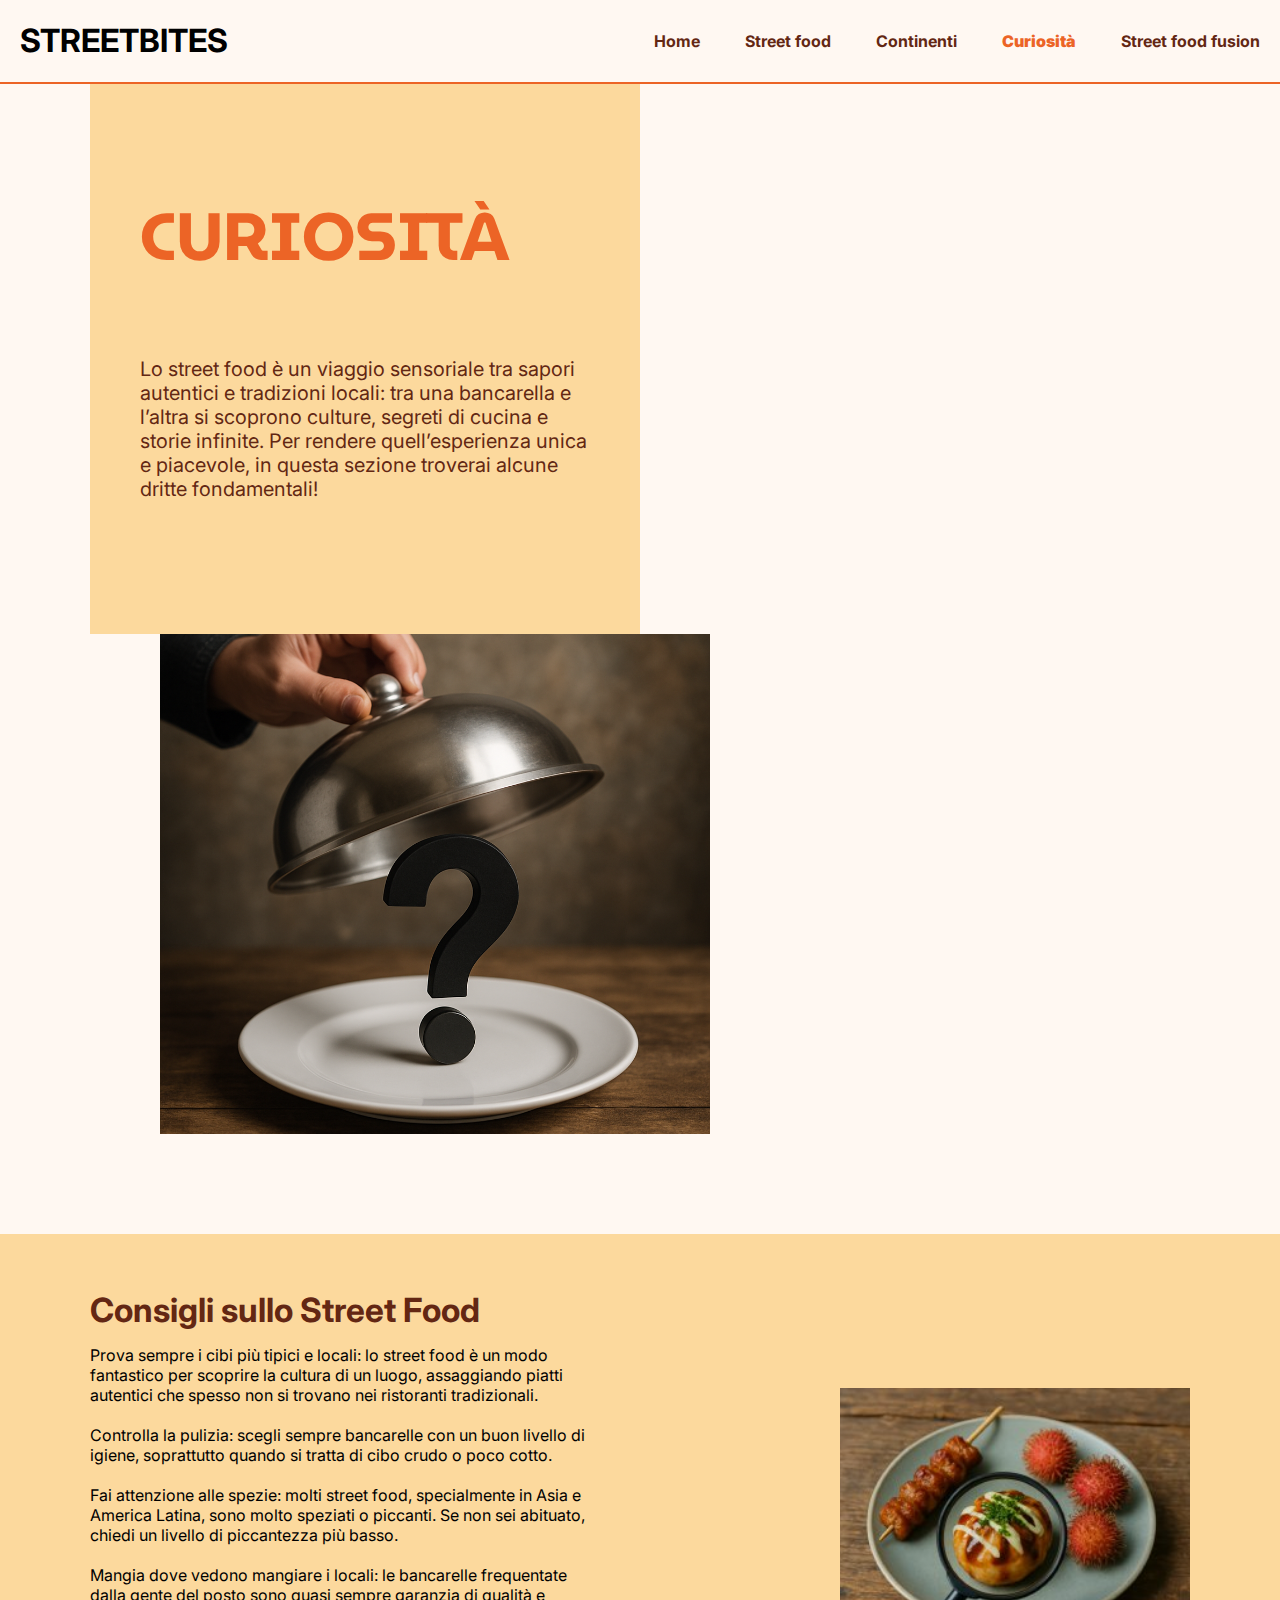
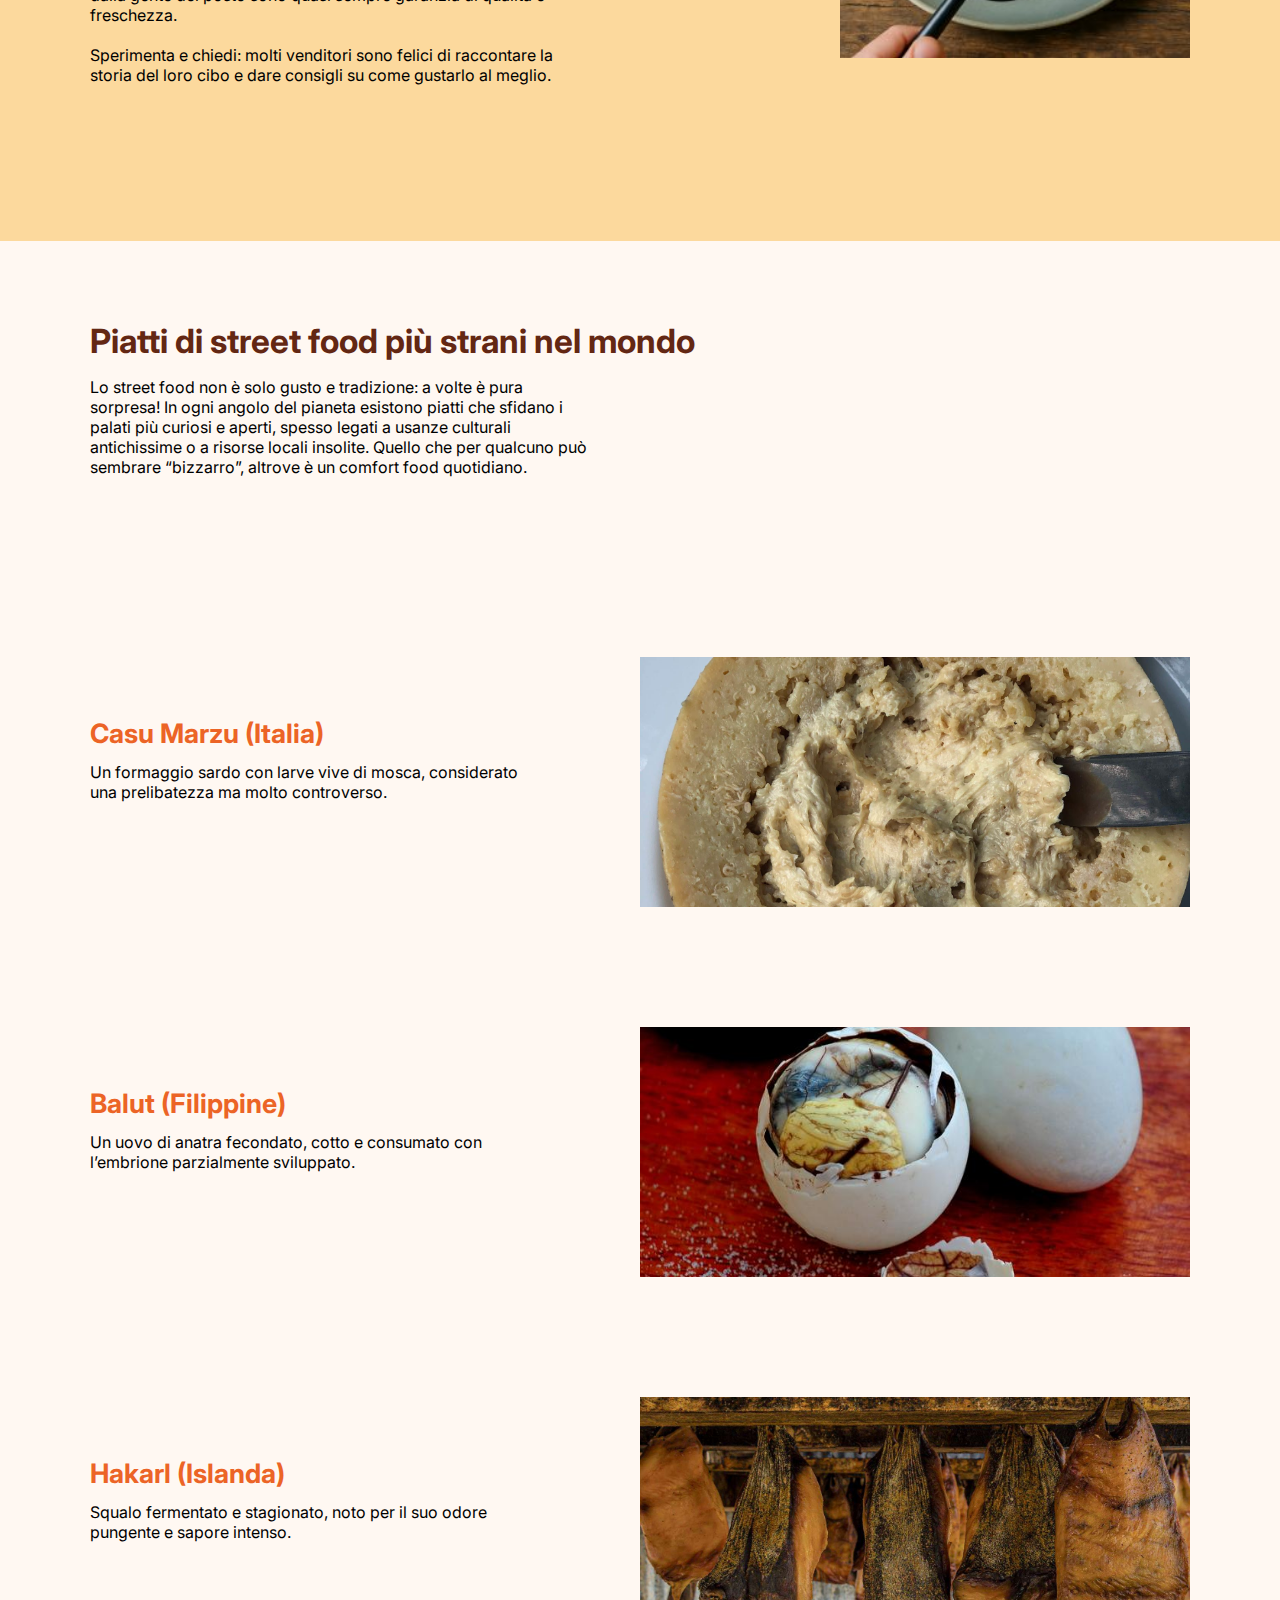
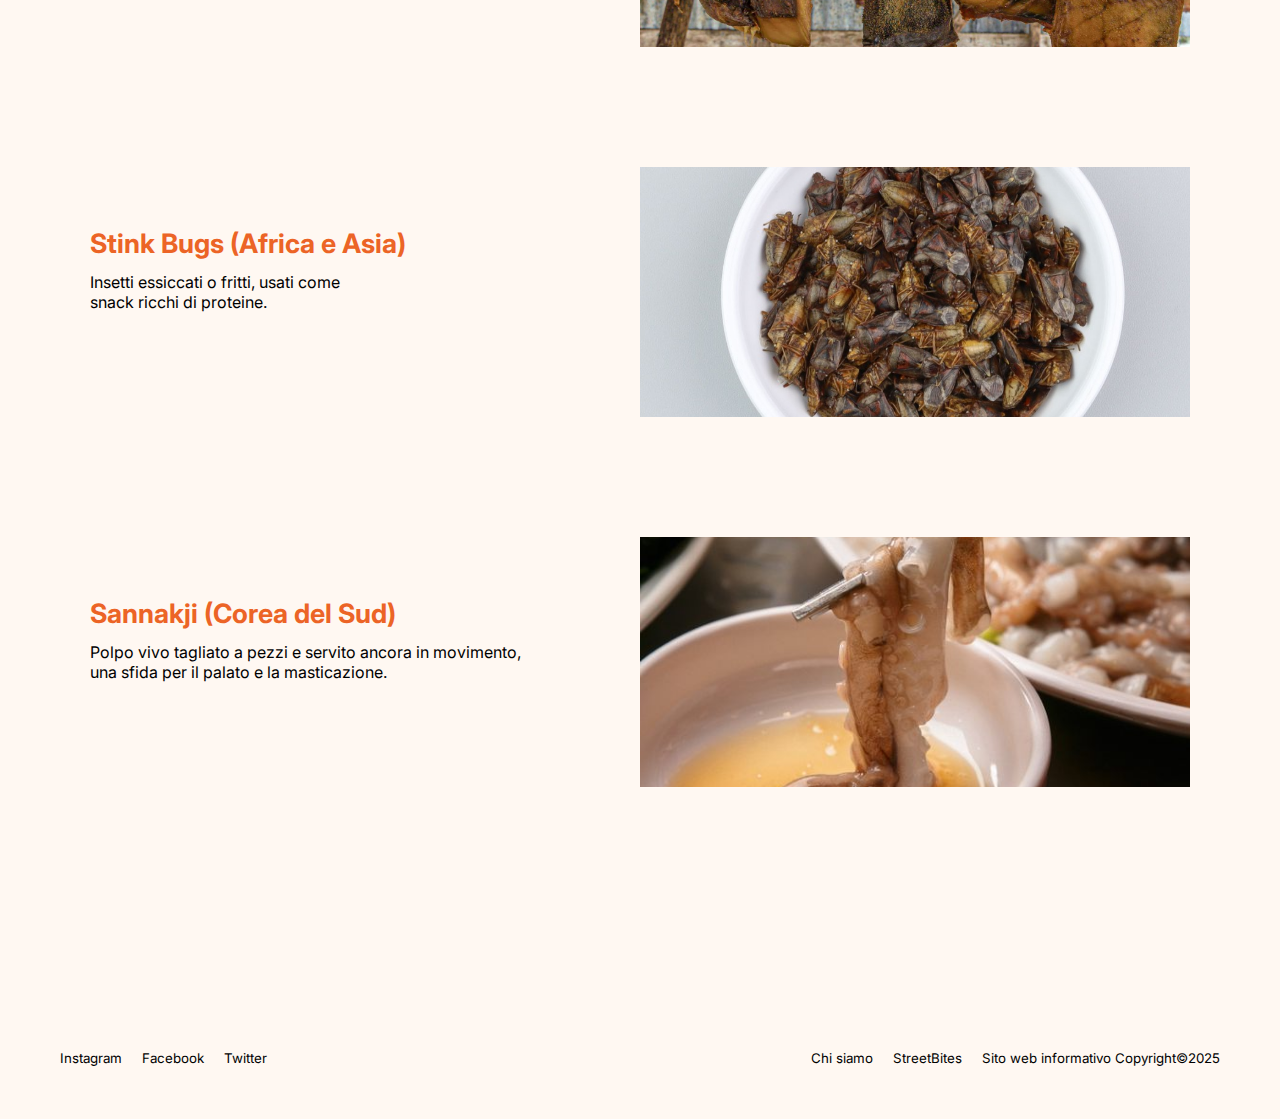
<file: curiosità.html>
<!DOCTYPE html>
<html lang="en">
<head>
    <meta charset="UTF-8">
    <meta name="viewport" content="width=device-width, initial-scale=1.0">
    <title>Curiosità</title>
    <link rel="preconnect" href="https://fonts.googleapis.com">
    <link rel="preconnect" href="https://fonts.gstatic.com" crossorigin>
    <link href="https://fonts.googleapis.com/css2?family=Inter:ital,opsz,wght@0,14..32,100..900;1,14..32,100..900&family=MuseoModerno:ital,wght@0,100..900;1,100..900&display=swap" rel="stylesheet">
    <link rel="stylesheet" href="css/style.css">
</head>
<body>
    <header>
        <div class="contenutoheader">
            <div class="nomesito">
                <h1>STREETBITES</h1>
            </div>
            <nav>
                <ul>
                    <li><a href="index.html">Home</a></li>
                    <li><a href="streetfood.html">Street food</a></li>
                    <li><a href="continenti.html">Continenti</a></li>
                    <li><a href="curiosità.html" class="active">Curiosità</a></li>
                    <li><a href="streetfoodfusion.html">Street food fusion</a></li>
                </ul>
            </nav>
        </div>
    </header>

 <main>
     <section class="herocontinente">
            <div class="contenutoherocontinente">
                <h3>CURIOSITÀ</h3>
                <p>Lo street food è un viaggio sensoriale tra sapori autentici e tradizioni locali: tra una bancarella e l’altra si scoprono culture, segreti di cucina e storie infinite. Per rendere quell’esperienza unica e piacevole, in questa sezione troverai alcune dritte fondamentali!</p> 
            </div>
            <div class="space"></div>
        </section>

        <section class="intro">
            <div class="space2"></div>
            <img class="image" src="img/curiositaintro.png" alt="">
     </section>

     <section class="sfondobg">
        <div class="sfondo">
            <h5 class="h5normale">Consigli sullo Street Food</h5>
            <div class="testocibi">
                <p class="cibi">Prova sempre i cibi più tipici e locali: 
                lo street food è un modo fantastico per scoprire la cultura di un luogo, assaggiando piatti autentici che spesso non si trovano nei ristoranti tradizionali.<br></br>
                Controlla la pulizia: 
                scegli sempre bancarelle con un buon livello di igiene, soprattutto quando si tratta di cibo crudo o poco cotto.<br></br> 
                Fai attenzione alle spezie: 
                molti street food, specialmente in Asia e America Latina, sono molto speziati o piccanti. Se non sei abituato, chiedi un livello di piccantezza più basso.<br></br> 
                Mangia dove vedono mangiare i locali: 
                le bancarelle frequentate dalla gente del posto sono quasi sempre garanzia di qualità e freschezza. <br></br>
                Sperimenta e chiedi: 
                molti venditori sono felici di raccontare la storia del loro cibo e dare consigli su come gustarlo al meglio. </p>
                <img class="imgcibi" src="img/curiositasection2.png" alt="">
            </div>     
        </div>
     </section>

      <div class="testo">
            <h5 class="h5normale">Piatti di street food più strani nel mondo</h5>
            <p>Lo street food non è solo gusto e tradizione: a volte è pura sorpresa! In ogni angolo del pianeta esistono piatti che sfidano i palati più curiosi e aperti, spesso legati a usanze culturali antichissime o a risorse locali insolite. Quello che per qualcuno può sembrare “bizzarro”, altrove è un comfort food quotidiano. </p>
        </div>

    <section class="color">
            <div class="vuotolista2">
                    <div class="vuotolista3">
                      <h6>Casu Marzu (Italia)</h6>
                      <p>Un formaggio sardo con larve vive di mosca, considerato una prelibatezza ma molto controverso.</p>
                    </div>
                    <img src="img/casumarzu.jpg" alt="">
            </div>
    </section>

    <section class="color">
            <div class="vuotolista2">
                    <div class="vuotolista3">
                      <h6>Balut (Filippine)</h6>
                      <p>Un uovo di anatra fecondato, cotto e consumato con l’embrione parzialmente sviluppato.</p>
                    </div>
                    <img src="img/balut.jpg" alt="">
            </div>
    </section>

    <section class="color">
            <div class="vuotolista2">
                    <div class="vuotolista3">
                      <h6>Hakarl (Islanda)</h6>
                      <p>Squalo fermentato e stagionato, noto per il suo odore pungente e sapore intenso.</p>
                    </div>
                    <img src="img/Hakarl.jpg" alt="">
            </div>
    </section>

    <section class="color">
        <div class="vuotolista2">
            <div class="vuotolista3">
                <h6>Stink Bugs (Africa e Asia)</h6>
                <p class="africp">Insetti essiccati o fritti, usati come snack ricchi di proteine.</p>
            </div>
            <img src="img/stinkbugs.jpg" alt="">
        </div>
    </section>

    <section class="color">
            <div class="vuotolista2">
                    <div class="vuotolista3">
                      <h6>Sannakji (Corea del Sud)</h6>
                      <p>Polpo vivo tagliato a pezzi e servito ancora in movimento, una sfida per il palato e la masticazione.</p>
                    </div>
                    <img src="img/sannakji.jpg" alt="">
            </div>
    </section>
    
 </main>

    <footer>
        <div class="contenutofooter">
            <div class="contatti">
                <ul>
                    <li>Instagram</li>
                    <li>Facebook</li>
                    <li>Twitter</li>
                </ul>
            </div>
            <div class="info">
                <ul>
                    <li>Chi siamo</li>
                    <li>StreetBites</li>
                    <li>Sito web informativo Copyright©2025</li>
                </ul>
            </div>
        </div>
    </footer>
    
</body>
</html>
</file>
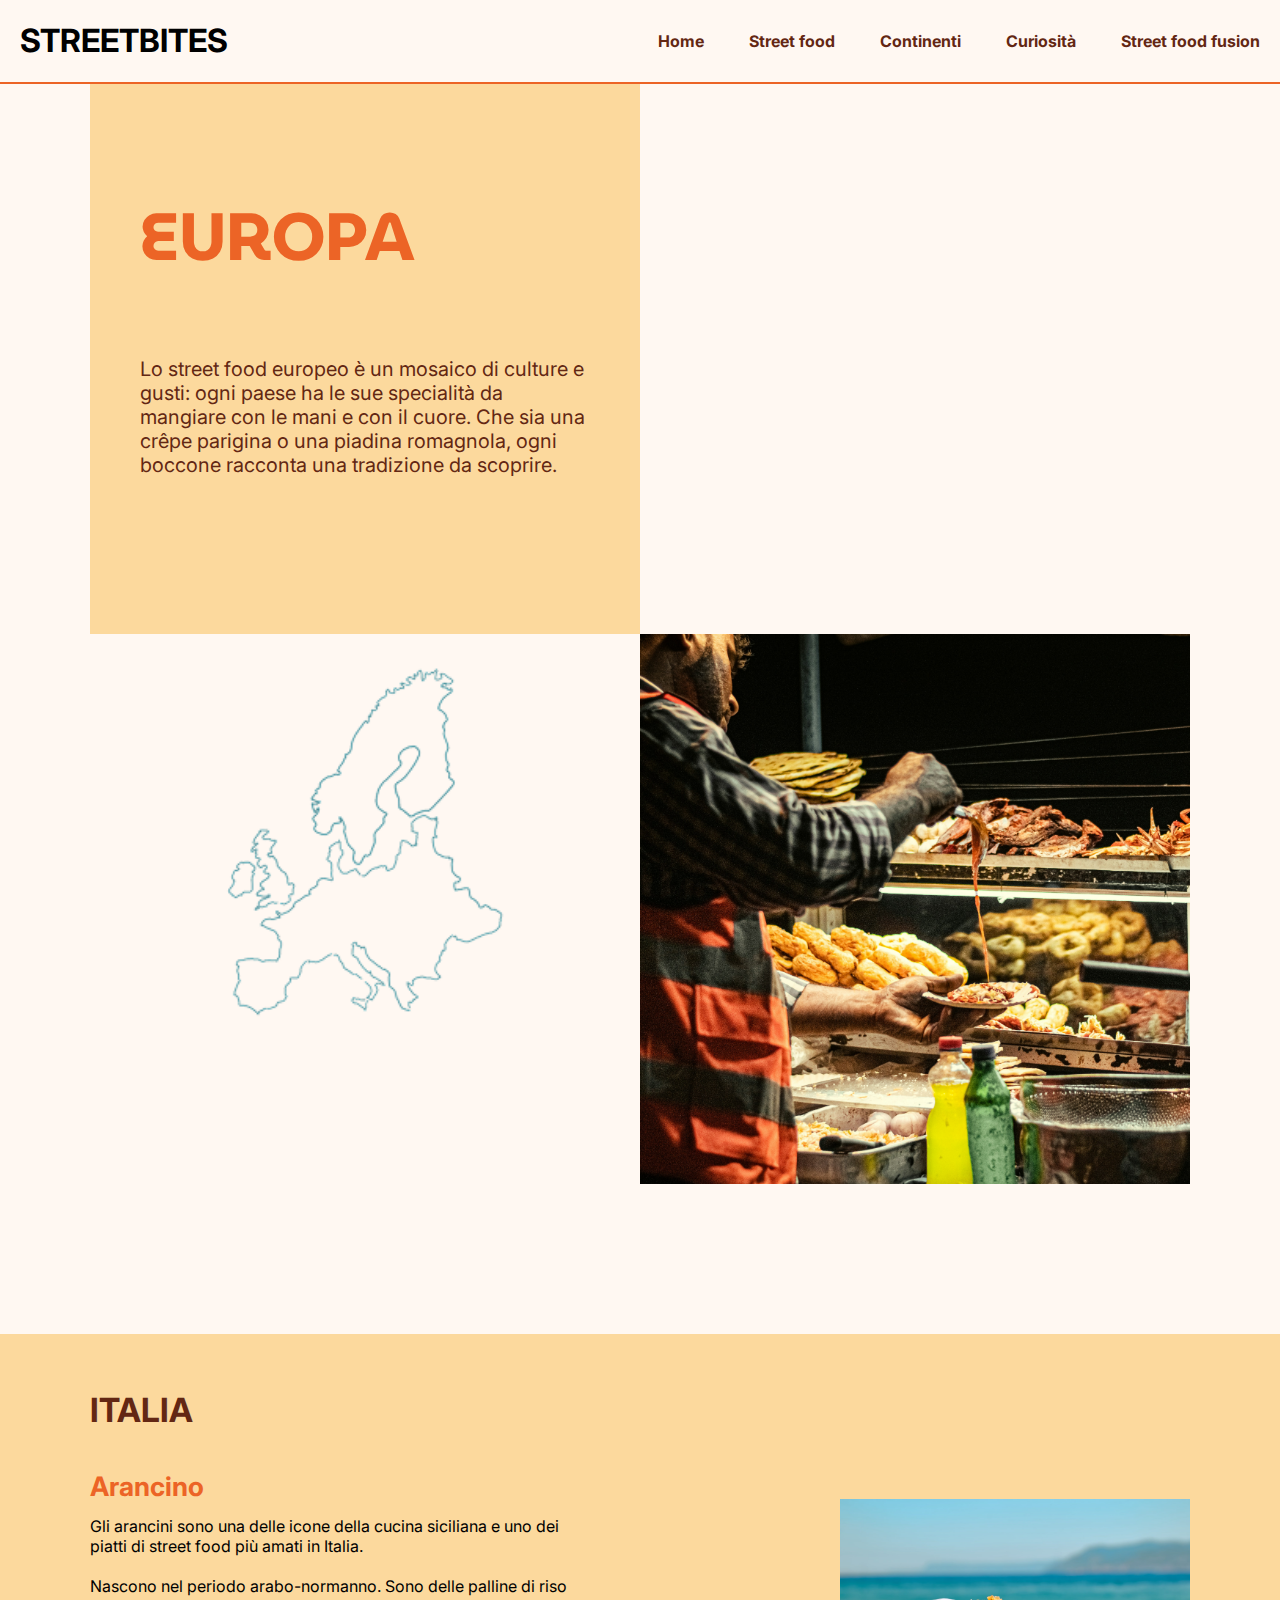
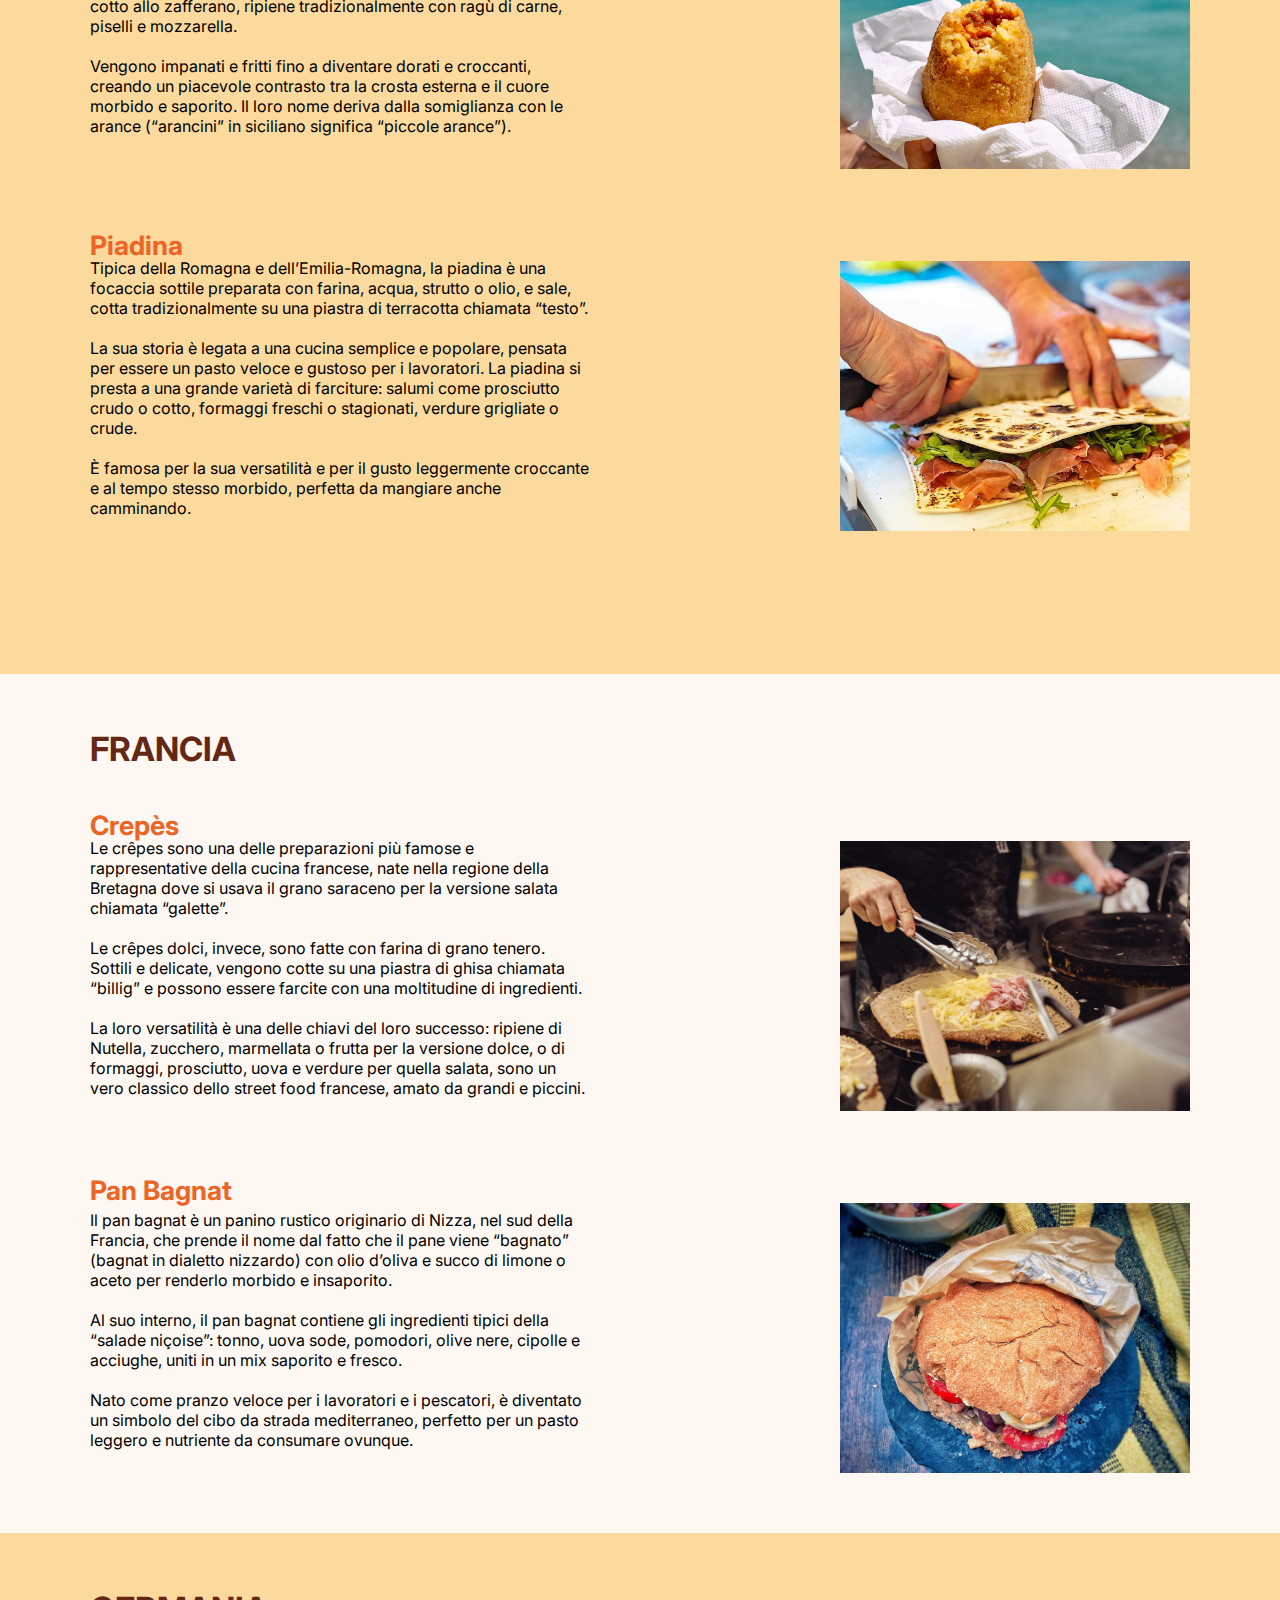
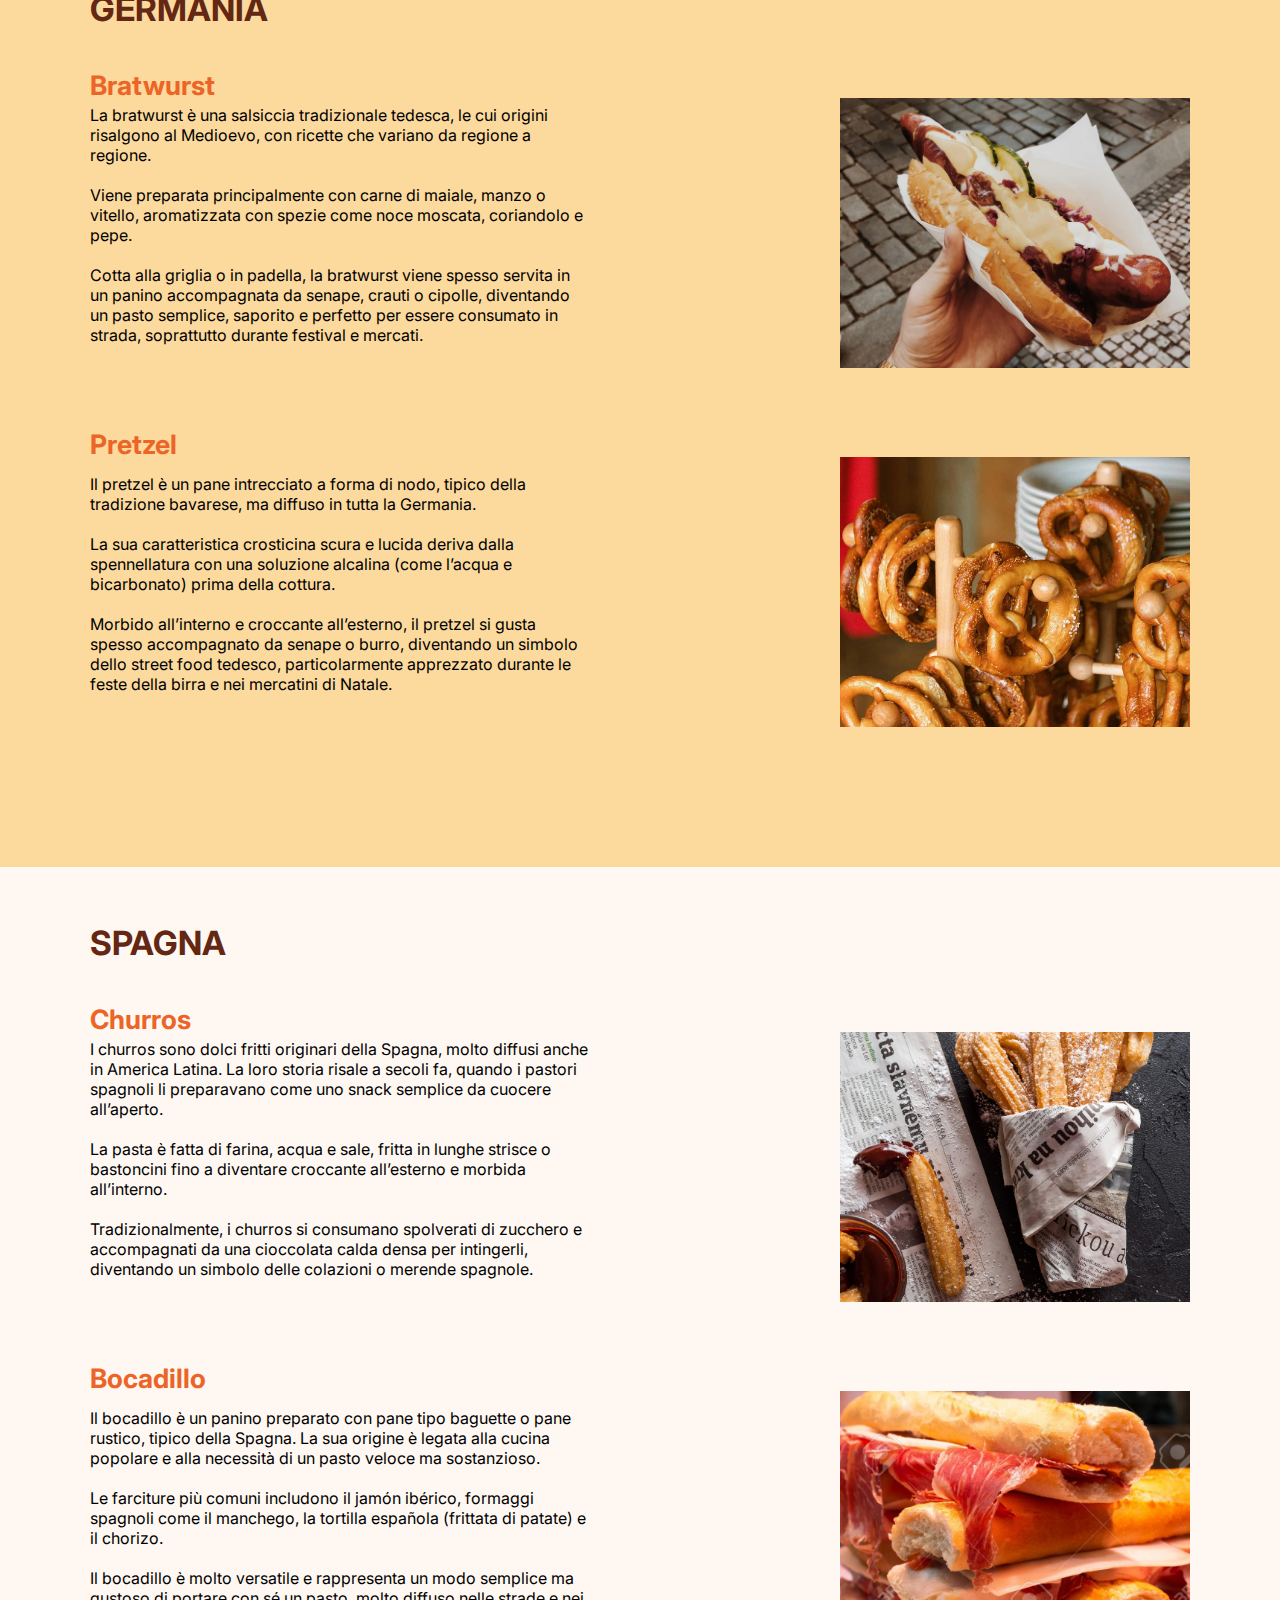
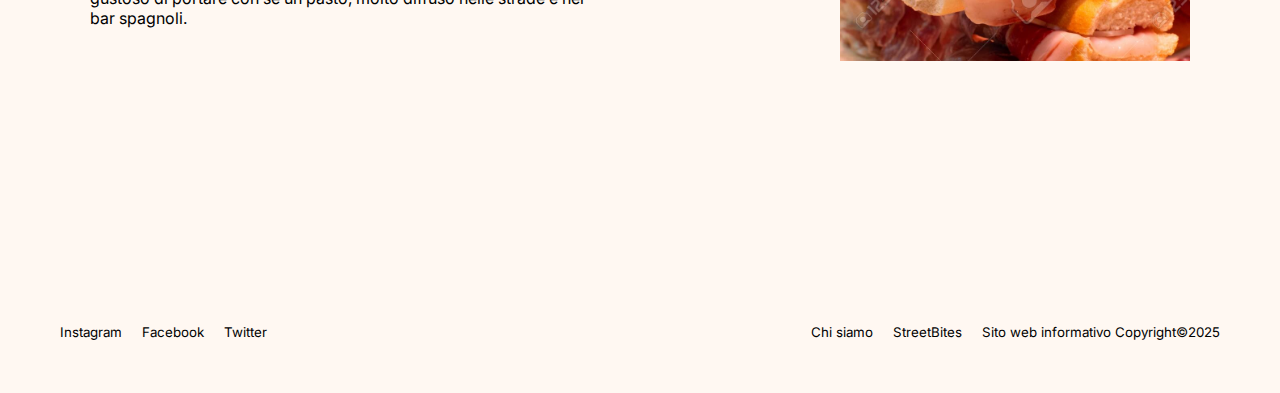
<file: europa.html>
<!DOCTYPE html>
<html lang="en">
<head>
    <meta charset="UTF-8">
    <meta name="viewport" content="width=device-width, initial-scale=1.0">
    <title>Europa</title>
    <link rel="preconnect" href="https://fonts.googleapis.com">
    <link rel="preconnect" href="https://fonts.gstatic.com" crossorigin>
    <link href="https://fonts.googleapis.com/css2?family=Inter:ital,opsz,wght@0,14..32,100..900;1,14..32,100..900&family=MuseoModerno:ital,wght@0,100..900;1,100..900&display=swap" rel="stylesheet">
    <link rel="stylesheet" href="css/style.css">
</head>
<body>
    <header>
        <div class="contenutoheader">
            <div class="nomesito">
                <h1>STREETBITES</h1>
            </div>
            <nav>
                <ul>
                    <li><a href="index.html">Home</a></li>
                    <li><a href="streetfood.html">Street food</a></li>
                    <li><a href="continenti.html">Continenti</a></li>
                    <li><a href="curiosità.html">Curiosità</a></li>
                    <li><a href="streetfoodfusion.html">Street food fusion</a></li>
                </ul>
            </nav>
        </div>
    </header>
<main>
     <section class="herocontinente">
            <div class="contenutoherocontinente">
                <h3>EUROPA</h3>
                <p>Lo street food europeo è un mosaico di culture e gusti: ogni paese ha le sue specialità da mangiare con le mani e con il cuore. Che sia una crêpe parigina o una piadina romagnola, ogni boccone racconta una tradizione da scoprire. </p> 
            </div>
            <div class="space"></div>
     </section>
        
        <section class="intro2">
            <img class="image3" src="img/europeicon.png" alt="">
            <img class="image2" src="img/europeintro.jpg" alt="">
        </section>

    <section class="sfondobg">
        <div class="sfondo">
            <h5>ITALIA</h5>
            <h6>Arancino</h6>
            <div class="testocibi">
                <p>Gli arancini sono una delle icone della cucina siciliana e uno dei piatti di street food più amati in Italia.<br><br>
                Nascono nel periodo arabo-normanno. Sono delle palline di riso cotto allo zafferano, ripiene tradizionalmente con ragù di carne, piselli e mozzarella.<br><br>
                Vengono impanati e fritti fino a diventare dorati e croccanti, creando un piacevole contrasto tra la crosta esterna e il cuore morbido e saporito. Il loro nome deriva dalla somiglianza con le arance (“arancini” in siciliano significa “piccole arance”). </p>
                <img class="imgcibi" src="img/arancino.jpg" alt="">
            </div>
            
            <h6>Piadina</h6>
            <div class="testocibi">
                <p>Tipica della Romagna e dell’Emilia-Romagna, la piadina è una focaccia sottile preparata con farina, acqua, strutto o olio, e sale, cotta tradizionalmente su una piastra di terracotta chiamata “testo”.<br><br>
                La sua storia è legata a una cucina semplice e popolare, pensata per essere un pasto veloce e gustoso per i lavoratori. La piadina si presta a una grande varietà di farciture: salumi come prosciutto crudo o cotto, formaggi freschi o stagionati, verdure grigliate o crude.<br><br>
                È famosa per la sua versatilità e per il gusto leggermente croccante e al tempo stesso morbido, perfetta da mangiare anche camminando. </p>
                <img class="imgcibi" src="img/piadina.jpg" alt="">
            </div>
        </div>
    </section> 

        <section class="vuota">
            <h5>FRANCIA</h5>
             <h6>Crepès</h6>
            <div class="testocibi">
                <p>Le crêpes sono una delle preparazioni più famose e rappresentative della cucina francese, nate nella regione della Bretagna dove si usava il grano saraceno per la versione salata chiamata “galette”.<br><br>
                Le crêpes dolci, invece, sono fatte con farina di grano tenero. Sottili e delicate, vengono cotte su una piastra di ghisa chiamata “billig” e possono essere farcite con una moltitudine di ingredienti.<br><br>
                La loro versatilità è una delle chiavi del loro successo: ripiene di Nutella, zucchero, marmellata o frutta per la versione dolce, o di formaggi, prosciutto, uova e verdure per quella salata, sono un vero classico dello street food francese, amato da grandi e piccini. </p>
                <img class="imgcibi" src="img/crepes2.jpg" alt="">
            </div>

            <h6>Pan Bagnat</h6>
            <div class="testocibi">
                <p>Il pan bagnat è un panino rustico originario di Nizza, nel sud della Francia, che prende il nome dal fatto che il pane viene “bagnato” (bagnat in dialetto nizzardo) con olio d’oliva e succo di limone o aceto per renderlo morbido e insaporito.<br><br> 
                
                Al suo interno, il pan bagnat contiene gli ingredienti tipici della “salade niçoise”: tonno, uova sode, pomodori, olive nere, cipolle e acciughe, uniti in un mix saporito e fresco.<br><br> 
                
                Nato come pranzo veloce per i lavoratori e i pescatori, è diventato un simbolo del cibo da strada mediterraneo, perfetto per un pasto leggero e nutriente da consumare ovunque. </p>
                <img class="imgcibi" src="img/panbagnat.jpeg" alt="">
            </div>
        </section>

        <section class="sfondobg">
        <div class="sfondo">
            <h5>GERMANIA</h5>
            <h6>Bratwurst</h6>
            <div class="testocibi">
                <p>La bratwurst è una salsiccia tradizionale tedesca, le cui origini risalgono al Medioevo, con ricette che variano da regione a regione.<br><br> 
                Viene preparata principalmente con carne di maiale, manzo o vitello, aromatizzata con spezie come noce moscata, coriandolo e pepe.<br><br>
                Cotta alla griglia o in padella, la bratwurst viene spesso servita in un panino accompagnata da senape, crauti o cipolle, diventando un pasto semplice, saporito e perfetto per essere consumato in strada, soprattutto durante festival e mercati.</p>
                <img class="imgcibi" src="img/Bratwurst .jpg" alt="">
            </div>
            
             <h6>Pretzel</h6>
             <div class="testocibi">
                <p>Il pretzel è un pane intrecciato a forma di nodo, tipico della tradizione bavarese, ma diffuso in tutta la Germania.<br><br>
                La sua caratteristica crosticina scura e lucida deriva dalla spennellatura con una soluzione alcalina (come l’acqua e bicarbonato) prima della cottura.<br><br>
                Morbido all’interno e croccante all’esterno, il pretzel si gusta spesso accompagnato da senape o burro, diventando un simbolo dello street food tedesco, particolarmente apprezzato durante le feste della birra e nei mercatini di Natale. </p>
                <img class="imgcibi" src="img/pretzel.jpg" alt="">
            </div>
         </div>
    </section> 

        <section class="vuota">
            <h5>SPAGNA</h5>
            <h6>Churros</h6>
            <div class="testocibi">
                <p>I churros sono dolci fritti originari della Spagna, molto diffusi anche in America Latina. La loro storia risale a secoli fa, quando i pastori spagnoli li preparavano come uno snack semplice da cuocere all’aperto.<br><br>
                La pasta è fatta di farina, acqua e sale, fritta in lunghe strisce o bastoncini fino a diventare croccante all’esterno e morbida all’interno.<br><br>
                Tradizionalmente, i churros si consumano spolverati di zucchero e accompagnati da una cioccolata calda densa per intingerli, diventando un simbolo delle colazioni o merende spagnole. </p>
                <img class="imgcibi" src="img/churros.jpg" alt="">
            </div>

            <h6>Bocadillo</h6>
             <div class="testocibi">
                <p>Il bocadillo è un panino preparato con pane tipo baguette o pane rustico, tipico della Spagna. La sua origine è legata alla cucina popolare e alla necessità di un pasto veloce ma sostanzioso.<br><br>
                Le farciture più comuni includono il jamón ibérico, formaggi spagnoli come il manchego, la tortilla española (frittata di patate) e il chorizo.<br><br>
                Il bocadillo è molto versatile e rappresenta un modo semplice ma gustoso di portare con sé un pasto, molto diffuso nelle strade e nei bar spagnoli.</p>
                <img class="imgcibi" src="img/bocadillo.jpg" alt="DA MODIFICARE">
            </div>
        </section>
</main>

                <footer>
        <div class="contenutofooter">
            <div class="contatti">
                <ul>
                    <li>Instagram</li>
                    <li>Facebook</li>
                    <li>Twitter</li>
                </ul>
            </div>
            <div class="info">
                <ul>
                    <li>Chi siamo</li>
                    <li>StreetBites</li>
                    <li>Sito web informativo Copyright©2025</li>
                </ul>
            </div>
        </div>
    </footer>
    
</body>
</html>
</file>
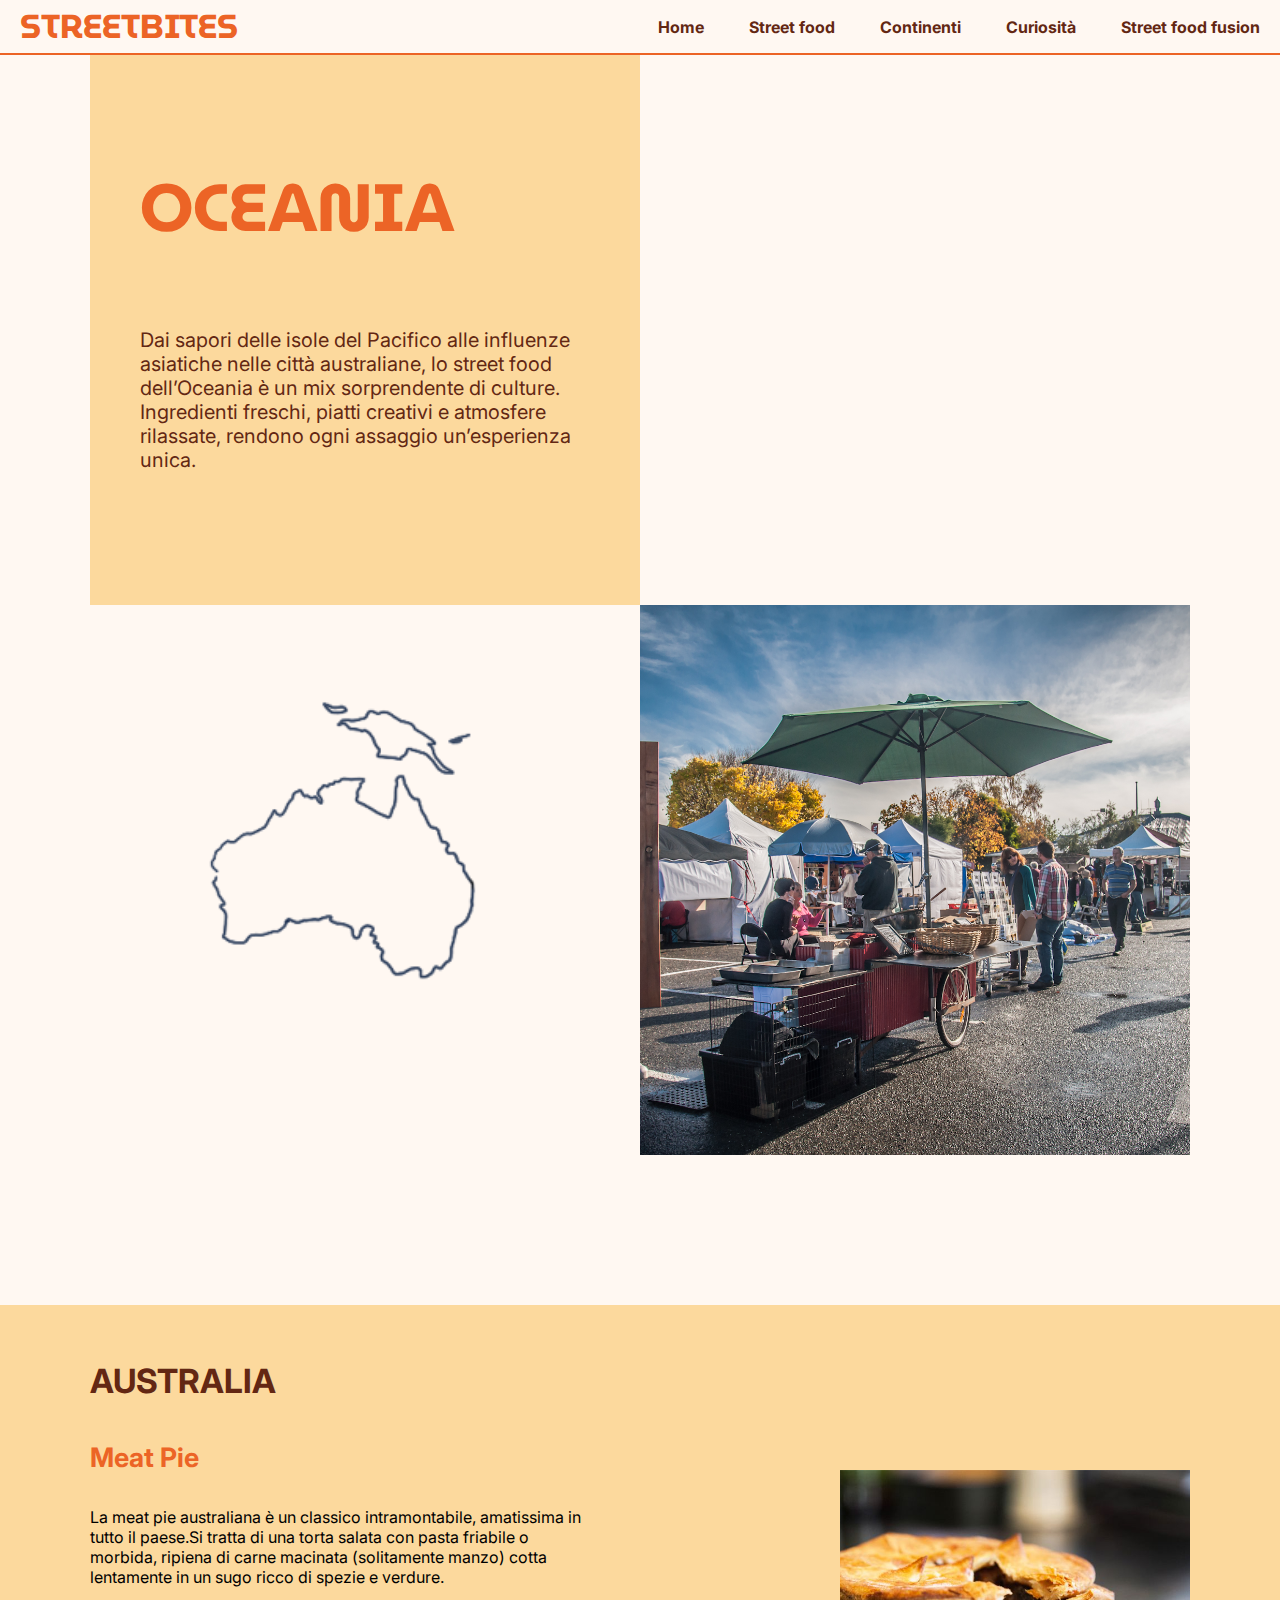
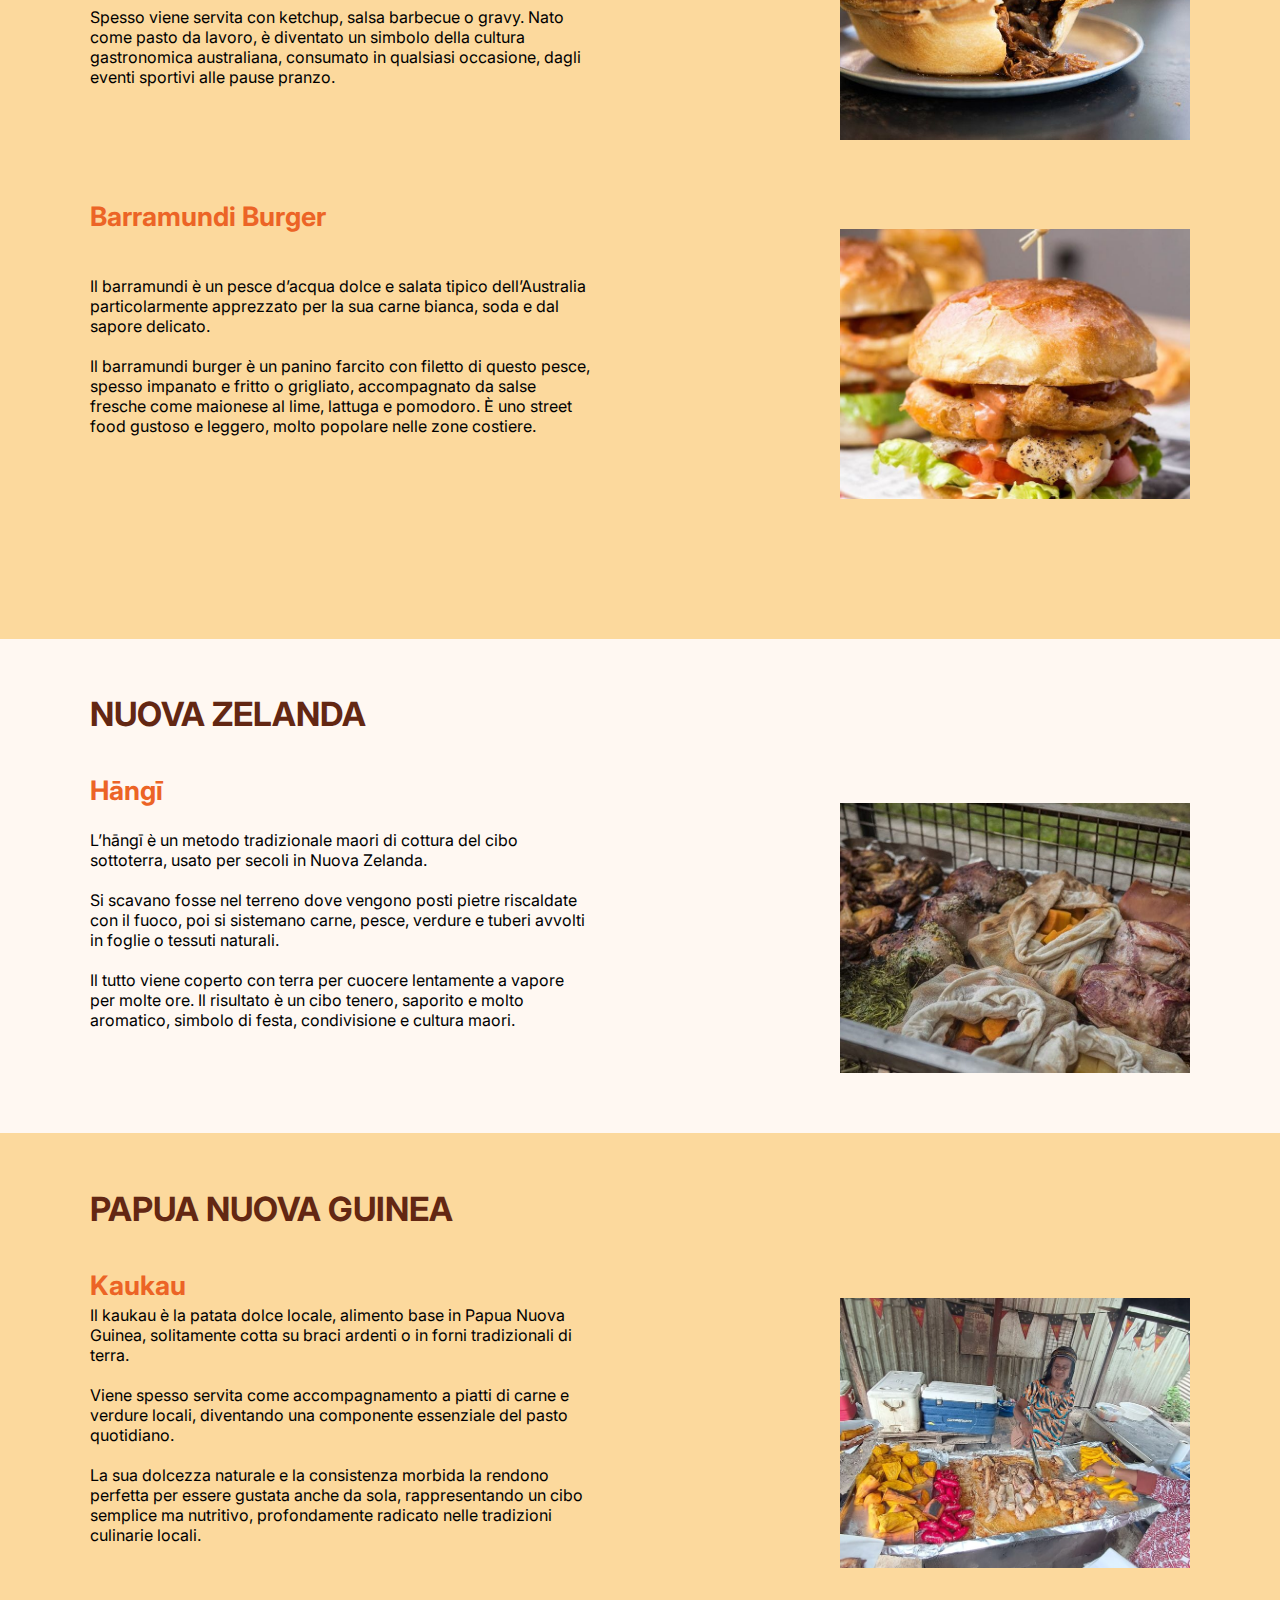
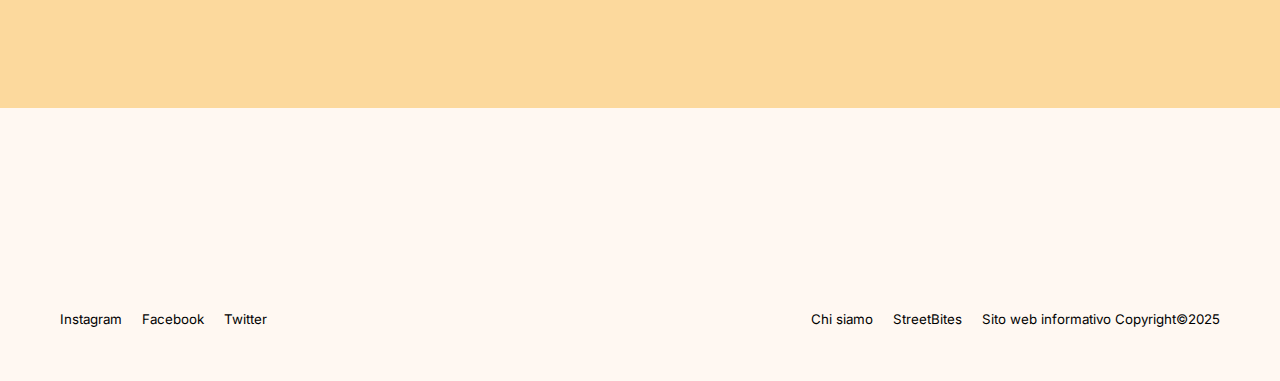
<file: oceania.html>
<!DOCTYPE html>
<html lang="en">
<head>
    <meta charset="UTF-8">
    <meta name="viewport" content="width=device-width, initial-scale=1.0">
    <title>Oceania</title>
    <link rel="preconnect" href="https://fonts.googleapis.com">
    <link rel="preconnect" href="https://fonts.gstatic.com" crossorigin>
    <link href="https://fonts.googleapis.com/css2?family=Inter:ital,opsz,wght@0,14..32,100..900;1,14..32,100..900&family=MuseoModerno:ital,wght@0,100..900;1,100..900&display=swap" rel="stylesheet">
    <link rel="stylesheet" href="css/style.css">
</head>
<body>
    <header>
        <div class="contenutoheader">
            <div class="nomesito">
                <a href="index.html">STREETBITES</a>
            </div>
            <nav>
                <ul>
                    <li><a href="index.html">Home</a></li>
                    <li><a href="streetfood.html">Street food</a></li>
                    <li><a href="continenti.html">Continenti</a></li>
                    <li><a href="curiosità.html">Curiosità</a></li>
                    <li><a href="streetfoodfusion.html">Street food fusion</a></li>
                </ul>
            </nav>
        </div>
    </header>
<main>
     <section class="herocontinente">
            <div class="contenutoherocontinente">
                <h3>OCEANIA</h3>
                <p>Dai sapori delle isole del Pacifico alle influenze asiatiche nelle città australiane, lo street food dell’Oceania è un mix sorprendente di culture. Ingredienti freschi, piatti creativi e atmosfere rilassate, rendono ogni assaggio un’esperienza unica.</p> 
            </div>
            <div class="space"></div>
    </section>

        <section class="intro2">
            <img class="image3" src="img/oceaniaicon.png" alt="">
            <img class="image5" src="img/oceaniaintro.jpg" alt="">
        </section>

       <section class="sfondobg">
        <div class="sfondo">
            <h5>AUSTRALIA</h5>
            <h6>Meat Pie </h6>
            <div class="testocibi">
                <p class="cibi">La meat pie australiana è un classico intramontabile, amatissima in tutto il paese.Si tratta di una torta salata con pasta friabile o morbida, ripiena di carne macinata (solitamente manzo) cotta lentamente in un sugo ricco di spezie e verdure.<br><br>
                Spesso viene servita con ketchup, salsa barbecue o gravy. Nato come pasto da lavoro, è diventato un simbolo della cultura gastronomica australiana, consumato in qualsiasi occasione, dagli eventi sportivi alle pause pranzo.</p>
                <img class="imgcibi" src="img/meatpie.jpg" alt="">
            </div>
            
             <h6>Barramundi Burger </h6>
             <div class="testocibi">
                <p class="cibi">Il barramundi è un pesce d’acqua dolce e salata tipico dell’Australia particolarmente apprezzato per la sua carne bianca, soda e dal sapore delicato.<br><br>
                Il barramundi burger è un panino farcito con filetto di questo pesce, spesso impanato e fritto o grigliato, accompagnato da salse fresche come maionese al lime, lattuga e pomodoro. È uno street food gustoso e leggero, molto popolare nelle zone costiere.</p>
                <img class="imgcibi" src="img/baramundiburger.jpg" alt="">
            </div>
         </div>
    </section>

        <section class="vuota">
            <h5>NUOVA ZELANDA</h5>
            <h6>Hāngī</h6>
            <div class="testocibi">
                <p class="cibi">L’hāngī è un metodo tradizionale maori di cottura del cibo sottoterra, usato per secoli in Nuova Zelanda.<br><br>
                Si scavano fosse nel terreno dove vengono posti pietre riscaldate con il fuoco, poi si sistemano carne, pesce, verdure e tuberi avvolti in foglie o tessuti naturali.<br><br>
                Il tutto viene coperto con terra per cuocere lentamente a vapore per molte ore. Il risultato è un cibo tenero, saporito e molto aromatico, simbolo di festa, condivisione e cultura maori.</p>
                <img class="imgcibi" src="img/hangi.jpg" alt="">
            </div>
        </section>

<section class="sfondobg">
        <div class="sfondo">
            <h5>PAPUA NUOVA GUINEA</h5>
            <h6>Kaukau</h6>
            <div class="testocibi">
                <p class="cibi">Il kaukau è la patata dolce locale, alimento base in Papua Nuova Guinea, solitamente cotta su braci ardenti o in forni tradizionali di terra.<br><br>
                Viene spesso servita come accompagnamento a piatti di carne e verdure locali, diventando una componente essenziale del pasto quotidiano.<br><br>
                La sua dolcezza naturale e la consistenza morbida la rendono perfetta per essere gustata anche da sola, rappresentando un cibo semplice ma nutritivo, profondamente radicato nelle tradizioni culinarie locali.</p>
                <img class="imgcibi" src="img/kaukau.jpg" alt="">
            </div>
  </div>
    </section>
</main>
        
                <footer>
        <div class="contenutofooter">
            <div class="contatti">
                <ul>
                    <li>Instagram</li>
                    <li>Facebook</li>
                    <li>Twitter</li>
                </ul>
            </div>
            <div class="info">
                <ul>
                    <li>Chi siamo</li>
                    <li>StreetBites</li>
                    <li>Sito web informativo Copyright©2025</li>
                </ul>
            </div>
        </div>
    </footer>
    
</body>
</html>
</file>
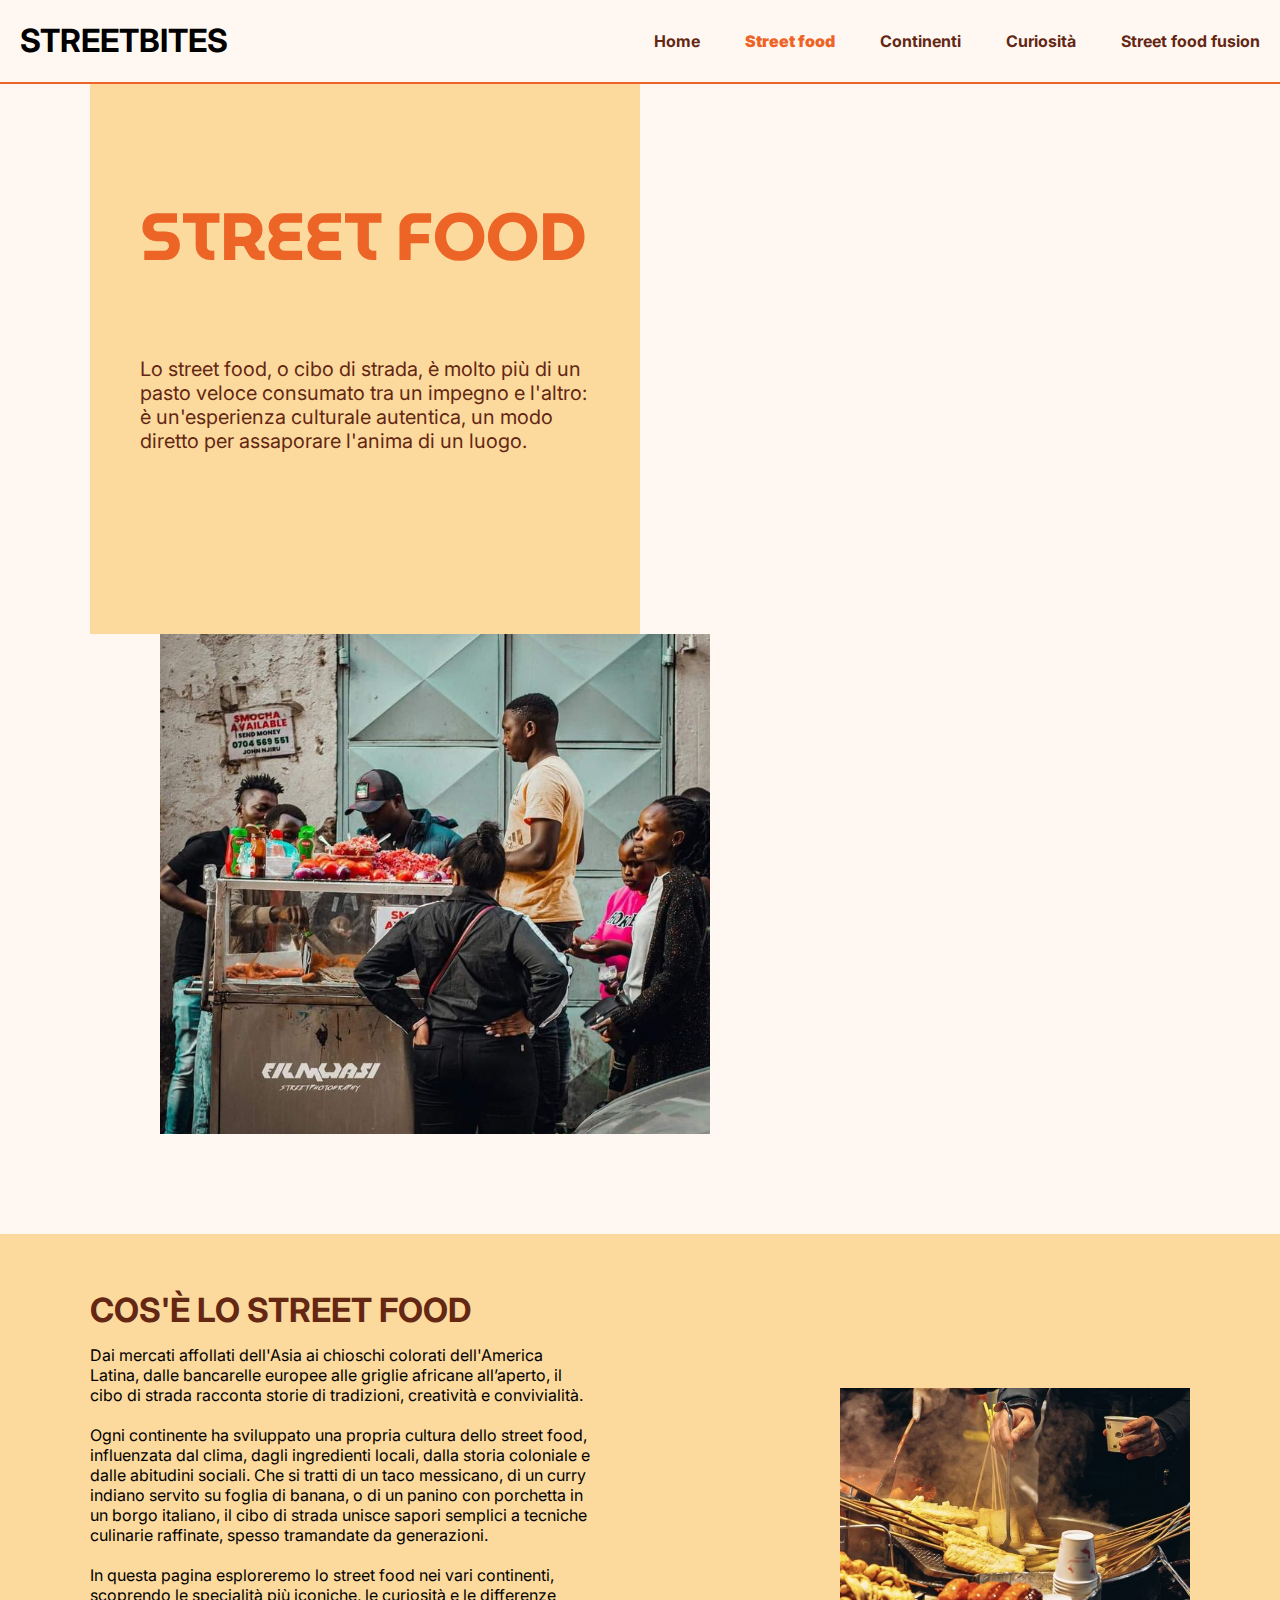
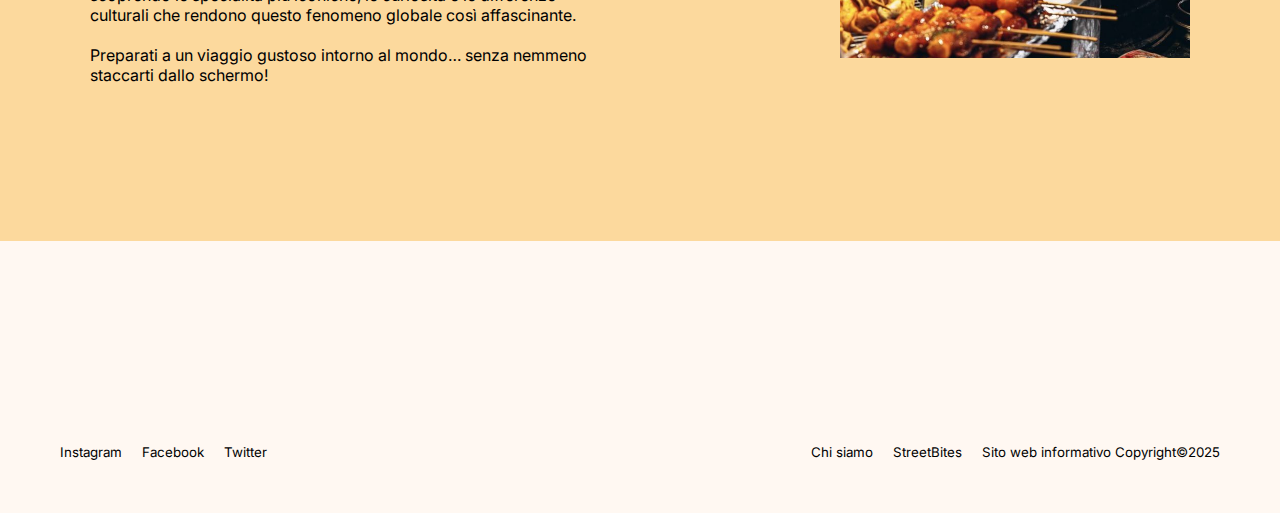
<file: streetfood.html>
<!DOCTYPE html>
<html lang="en">
<head>
    <meta charset="UTF-8">
    <meta name="viewport" content="width=device-width, initial-scale=1.0">
    <title>StreetFood</title>
    <link rel="preconnect" href="https://fonts.googleapis.com">
    <link rel="preconnect" href="https://fonts.gstatic.com" crossorigin>
    <link href="https://fonts.googleapis.com/css2?family=Inter:ital,opsz,wght@0,14..32,100..900;1,14..32,100..900&family=MuseoModerno:ital,wght@0,100..900;1,100..900&display=swap" rel="stylesheet">
    <link rel="stylesheet" href="css/style.css">
</head>
<body>
    <header>
        <div class="contenutoheader">
            <div class="nomesito">
                <h1>STREETBITES</h1>
            </div>
            <nav>
                <ul>
                    <li><a href="index.html">Home</a></li>
                    <li><a href="streetfood.html" class="active">Street food</a></li>
                    <li><a href="continenti.html">Continenti</a></li>
                    <li><a href="curiosità.html">Curiosità</a></li>
                    <li><a href="streetfoodfusion.html">Street food fusion</a></li>
                </ul>
            </nav>
        </div>
    </header>
<main>
 <section class="herocontinente">
            <div class="contenutoherocontinente">
                <h3>STREET FOOD</h3>
                <p>Lo street food, o cibo di strada, è molto più di un pasto veloce consumato tra un impegno e l'altro: è un'esperienza culturale autentica, un modo diretto per assaporare l'anima di un luogo.</p> 
            </div>
            <div class="space"></div>
        </section>

        <section class="intro">
            <div class="space2"></div>
            <img class="image" src="img/streetfoodintro2.jpg" alt="">
 </section>
   <section class="sfondobg">
    <div class="sfondo">
            <h5 class="h5normale">COS'È LO STREET FOOD</h5>
            <div class="testocibi">
                <p class="cibi">Dai mercati affollati dell'Asia ai chioschi colorati dell'America Latina, dalle bancarelle europee alle griglie africane all’aperto, il cibo di strada racconta storie di tradizioni, creatività e convivialità.<br><br>
                Ogni continente ha sviluppato una propria cultura dello street food, influenzata dal clima, dagli ingredienti locali, dalla storia coloniale e dalle abitudini sociali. Che si tratti di un taco messicano, di un curry indiano servito su foglia di banana, o di un panino con porchetta in un borgo italiano, il cibo di strada unisce sapori semplici a tecniche culinarie raffinate, spesso tramandate da generazioni.<br><br>
                In questa pagina esploreremo lo street food nei vari continenti, scoprendo le specialità più iconiche, le curiosità e le differenze culturali che rendono questo fenomeno globale così affascinante.<br><br>
                Preparati a un viaggio gustoso intorno al mondo… senza nemmeno staccarti dallo schermo!</p>
                <img class="imgcibi" src="img/streetfood1.jpg" alt="">
            </div>     
    </div>
   </section>
 </main>

    <footer>
        <div class="contenutofooter">
            <div class="contatti">
                <ul>
                    <li>Instagram</li>
                    <li>Facebook</li>
                    <li>Twitter</li>
                </ul>
            </div>
            <div class="info">
                <ul>
                    <li>Chi siamo</li>
                    <li>StreetBites</li>
                    <li>Sito web informativo Copyright©2025</li>
                </ul>
            </div>
        </div>
    </footer>
    
</body>
</html>
</file>
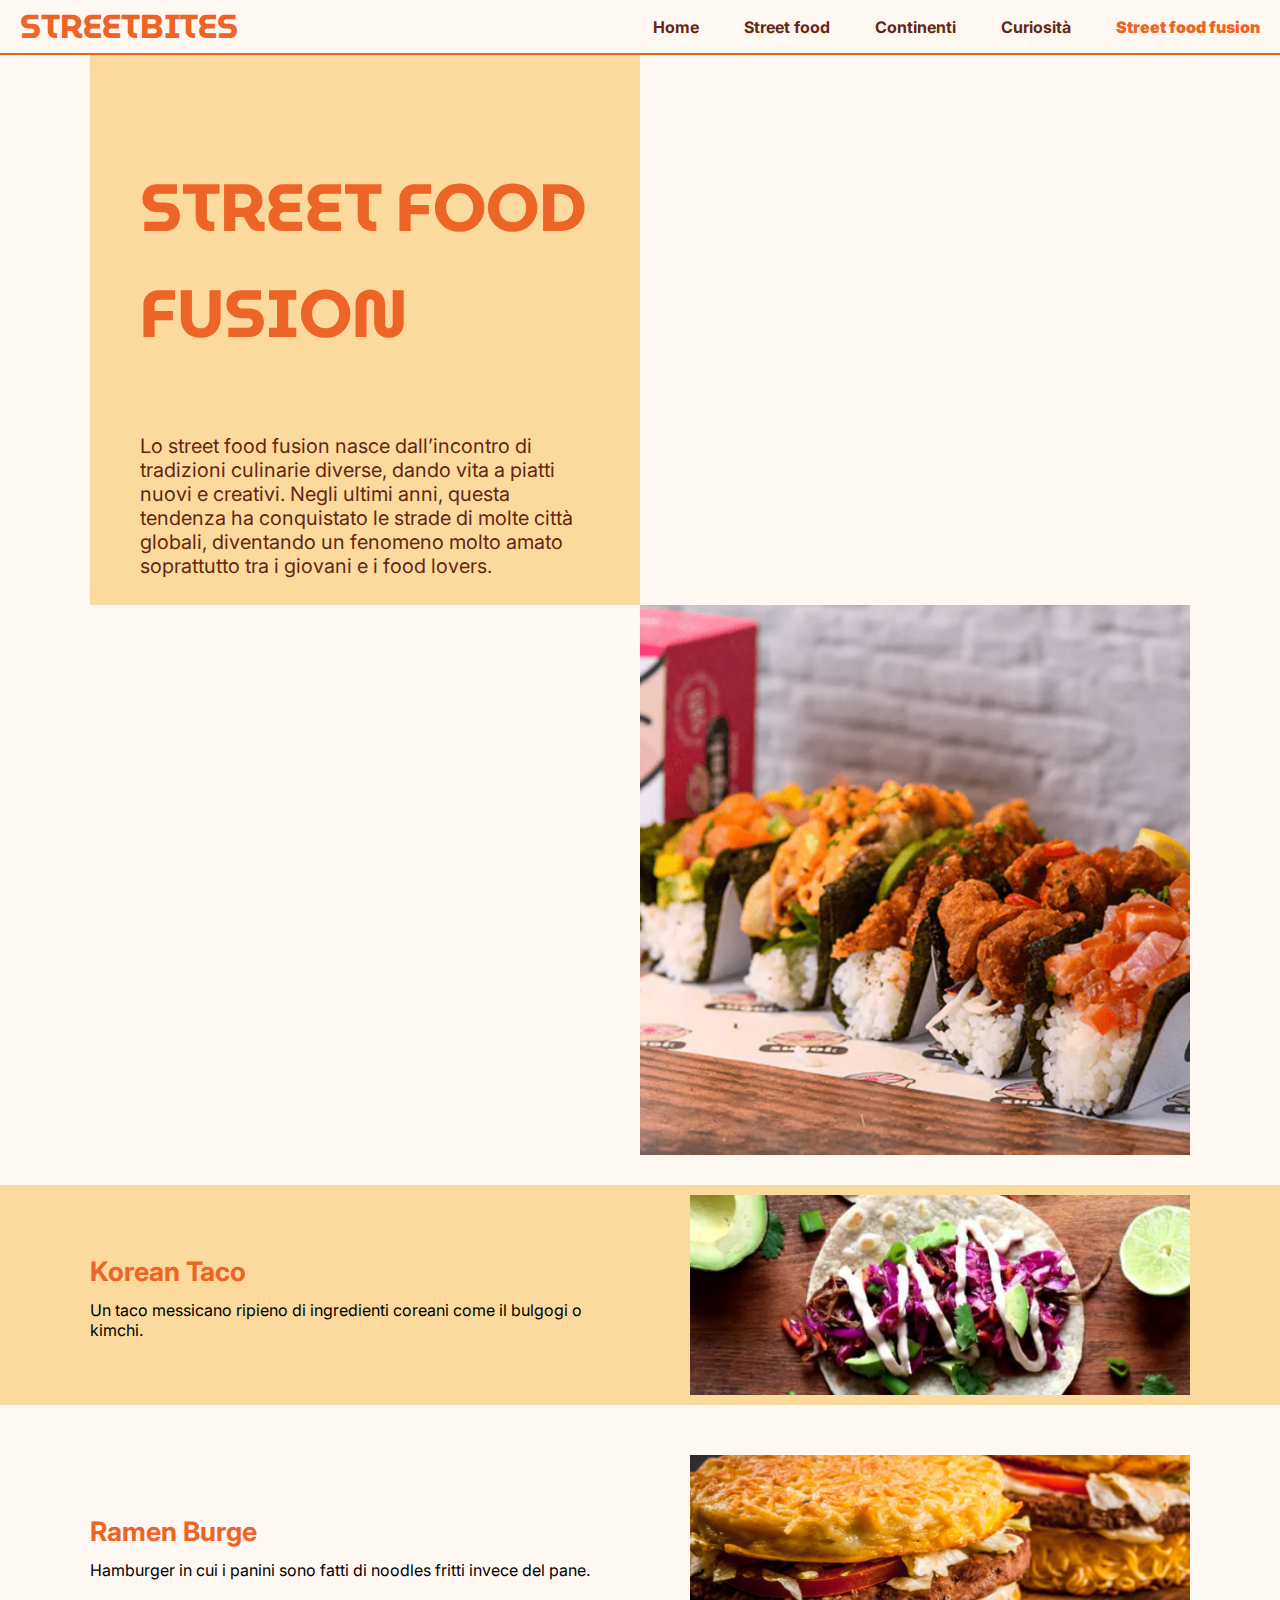
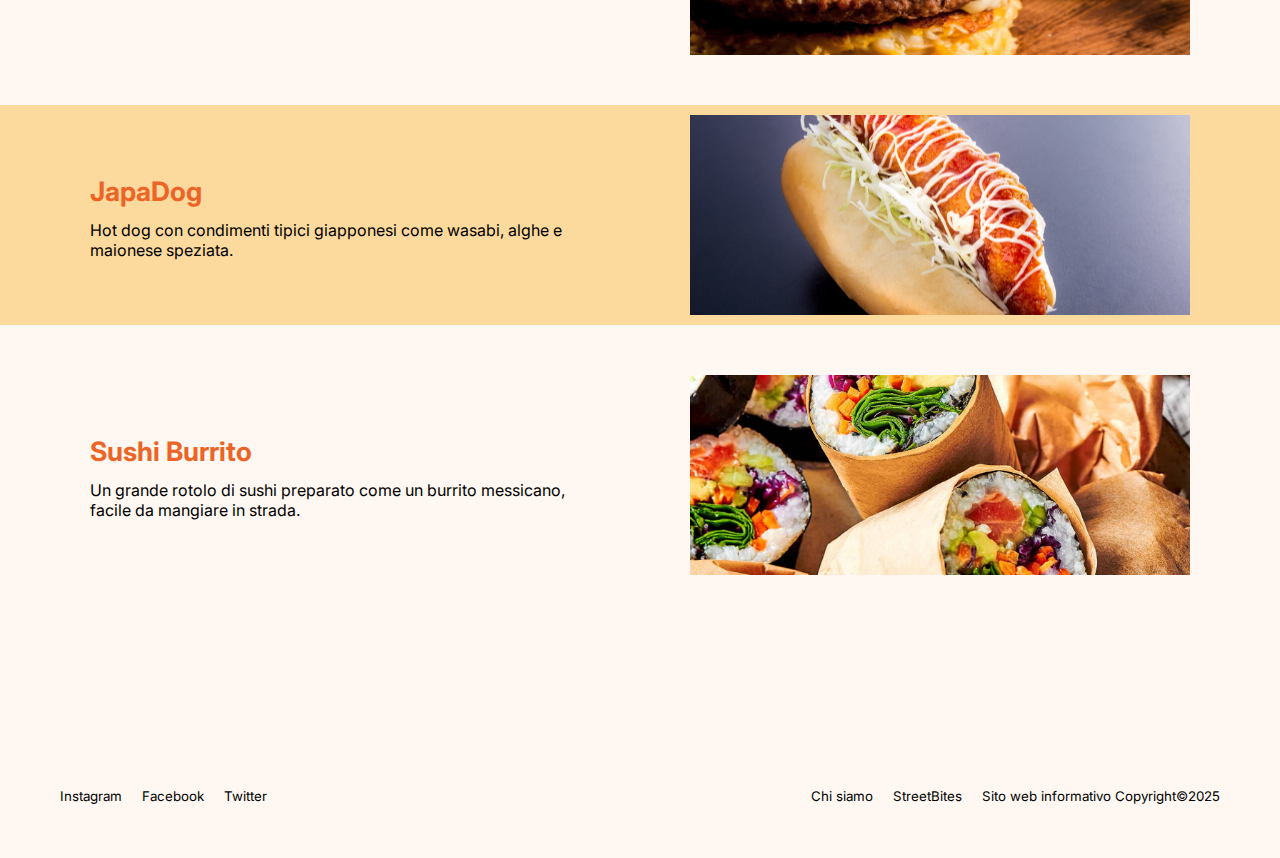
<file: streetfoodfusion.html>
<!DOCTYPE html>
<html lang="en">
<head>
    <meta charset="UTF-8">
    <meta name="viewport" content="width=device-width, initial-scale=1.0">
    <title>StreetFoodFusion</title>
    <link rel="preconnect" href="https://fonts.googleapis.com">
    <link rel="preconnect" href="https://fonts.gstatic.com" crossorigin>
    <link href="https://fonts.googleapis.com/css2?family=Inter:ital,opsz,wght@0,14..32,100..900;1,14..32,100..900&family=MuseoModerno:ital,wght@0,100..900;1,100..900&display=swap" rel="stylesheet">
    <link rel="stylesheet" href="css/style.css">
</head>
<body>
    <header>
        <div class="contenutoheader">
            <div class="nomesito">
                <a href="index.html">STREETBITES</a>
            </div>
            <nav>
                <ul>
                    <li><a href="index.html">Home</a></li>
                    <li><a href="streetfood.html">Street food</a></li>
                    <li><a href="continenti.html">Continenti</a></li>
                    <li><a href="curiosità.html">Curiosità</a></li>
                    <li><a href="streetfoodfusion.html" class="active">Street food fusion</a></li>
                </ul>
            </nav>
        </div>
    </header>

<main>
     <section class="herocontinente">
            <div class="contenutoherocontinente">
                <h3>STREET FOOD FUSION</h3>
                <p>Lo street food fusion nasce dall’incontro di tradizioni culinarie diverse, dando vita a piatti nuovi e creativi. Negli ultimi anni, questa tendenza ha conquistato le strade di molte città globali, diventando un fenomeno molto amato soprattutto tra i giovani e i food lovers. </p> 
            </div>
        </section>

        <section class="intro3">
            <img class="image6" src="img/streetfoodfusionintro.jpg" alt="">
     </section>
</main>

<section class="main2">

        <div class="giallo1">
        <section class="list1">
            <div class="list2">
                <div class="list3">
                   <h6>Korean Taco</h6>
                   <p>Un taco messicano ripieno di ingredienti coreani come il bulgogi o kimchi. </p>
                </div>
                <img src="img/koreantaco.png" alt="">
            </div>
        </section>
    </div>
    
        <section class="list1">
            <div class="list2">
                <div class="list3">
                   <h6>Ramen Burge</h6>
                   <p>Hamburger in cui i panini sono fatti di noodles fritti invece del pane.</p>
                </div>
                <img src="img/ramenburger2.jpg" alt="">
            </div>
        </section>

    <div class="giallo1">
        <section class="list1">
            <div class="list2">
                <div class="list3">
                    <h6>JapaDog</h6>
                    <p>Hot dog con condimenti tipici giapponesi come wasabi, alghe e maionese speziata.</p>
                </div>
                <img src="img/japadog.jpg" alt="">
            </div>
        </section>
    </div>

        <section class="list1">
            <div class="list2">
                <div class="list3">
                    <h6>Sushi Burrito</h6>
                    <p>Un grande rotolo di sushi preparato come un burrito messicano, facile da mangiare in strada.</p>
                </div>
                <img src="img/sushiburrito.jpg" alt="">
            </div>
        </section>


</section>

    <footer>
        <div class="contenutofooter">
            <div class="contatti">
                <ul>
                    <li>Instagram</li>
                    <li>Facebook</li>
                    <li>Twitter</li>
                </ul>
            </div>
            <div class="info">
                <ul>
                    <li>Chi siamo</li>
                    <li>StreetBites</li>
                    <li>Sito web informativo Copyright©2025</li>
                </ul>
            </div>
        </div>
    </footer>
    
</body>
</html>
</file>
<file: css/style.css>
body{
    margin: auto;
    font-family: "inter", sans-serif;
    background-color: #FFF8F2 ;
}

/*  HEADER INTRO */

.home{
  background-color: #FFF8F2;
  padding: 0 20px 0;
  border-bottom: 2px solid;
  border-color: #EC6426;
  margin-bottom: 80px;
}

/*  HEADER */
header{
  background-color: #FFF8F2;
  padding: 0 20px 0;
  border-bottom: 2px solid;
  border-color: #EC6426;
}

header a {
    color: #632713;
    text-decoration: none;
} 

header a:hover {
  color: #EC6426;
}

header a.active{
  color: #EC6426;
  font-weight: bolder;
}

.contenutoheader {
    display: flex;
    justify-content: space-between;
    align-items: center;
}

nav ul {
  list-style: none;
  display: flex;
  gap: 25px;
  font-weight: bold;
}

nav li {
    display: inline;
    margin-left: 20px;
}

.nomesito a{
  font-family: "MuseoModerno";
  color: #EC6426;
  font-weight: bold;
  font-size: 25pt;
} 

.nomesito a:hover{
  color: #632713;
  text-decoration: none;
}

.nomesito a.attivo{
  color: #EC6426;
}
p{
  font-size: 15pt;
}


main{
  max-width: 1100px;
  margin: 0 auto;
  padding: 0 20px;
}

/* HEROSECTION */
.herosection{
  display: flex;
  flex-direction: row;
  justify-content: space-between;
  align-items: center;
  gap: 50px;
}

h2{
  font-family: "MuseoModerno";
  font-size: 50pt;
  line-height: 96%;
  color: #EC6426;
  flex: 1 1 50%;
  max-width: 450px;
  padding-right: 100px;
}

.image{
  flex: 0 0 50%;
  width: 100%;
  height: 500px;
  object-fit: cover;
}

/* INTRO */
.intro{
  display: flex;
  flex-direction: row;
  align-items: center;
  gap: 70px;
  margin-bottom: 100px;
}

.testointro{
  display: flex;
  flex-direction: column;
  align-items: center;
  flex: 1 1 50%;
  max-width: 450px;
}

.testointro p{
  font-size: 15pt;
  color: #632713;
}

.testointro a{
  align-items: center;
  text-decoration: none;
  font-size: 15pt;
  color: #632713;
  font-weight: bolder;
}

.testointro a:hover{
  color: #EC6426;
}

.intro3{
  max-width: 1100px;
  display: flex;
  justify-content: flex-end;
}


.image6{
  width: 550px;
  height: 550px;
  object-fit: cover;
  margin-bottom: 30px;
}

.image5{
  flex: 0 0 50%;
  width: 550px;
  height: 550px;
  object-fit: cover;
}


/* CARDS */
.cards {
  width: 100%;
  padding: 60px 0;
  transition: transform 0.2s ease;
}

.card:hover {
  transform: scale(1.2);
}

.griglia {
  display: flex;
  justify-content: center;
  gap: 60px;
  flex-wrap: nowrap; 
  padding: 0 40px;
}

.card {
  width: 160px;
  flex-shrink: 0; 
  display: flex;
  flex-direction: column;
  align-items: center;
  text-align: center;

}

.card a {
  text-decoration: none;
  color: #EC6426;
}

.card img {
  width: 200px;
  height: auto;
  margin-bottom: 15px;
}


.card h4 {
  font-size: 14pt;
  font-weight: bold;
  margin: 0;
} 




/*Europa*/

.herocontinente{
  flex-direction: row;
  max-width: 550px;
  height: 550px;
  background-color: #FCD99D;
}

.herocontinente h3{
  font-family: "MuseoModerno";
  font-size: 50pt;
  color: #EC6426;
  max-width: 450px;
  margin-top: 0;
  margin-left: 50px;
  padding-top: 100px;
}

.contenutoherocontinente{
height:100%
}

.contenutoherocontinente p{
  margin-top: 10px;
  margin-left: 50px;
  font-size: 15pt;
  color: #632713;
  max-width: 450px;
}

.intro2{
  display: flex;
  flex-direction: row;
  align-items: center;
  margin-bottom: 150px;
  max-width: 1100px;
}

.image3{
  display: flex;
  flex: 1;
  max-width: 550px;
  height: 550px;
  object-fit: cover;

}

.image2{
  display: flex;
  flex: 1;
  max-width: 550px;
  height: 550px;
  object-fit: cover;
}

.image4{
  flex: 0 0 50%;
  width: 100%;
  height: 550px;
  object-fit: cover; 
}


h5{
  color: #632713;
  font-size: 25pt;
  margin-bottom: -20px;
}
h6{
  color: #EC6426;
  font-size: 20pt;
  margin-top: 60px;
  margin-bottom: -3px;
}
.h5normale{
  margin-bottom:15px;
}
.vuota{
  padding-bottom: 60px;
}

.sfondobg{
  background-color: #FCD99D;
  width: 100vw;
  position: relative;
  left: 50%;
  transform: translateX(-50%);
 padding-bottom: 60px;
}
.sfondo{
  display: flex;
  flex-direction: column;
  max-width: 1100px; 
  margin: 0 auto 80px auto;
}
.testocibi{
  display: flex;
  flex-direction: row;
  justify-content: space-between;
  align-items: center;
}

.testocibi p{
  margin-top: 0px;
  max-width: 500px;
  font-size: 12pt;
}

.imgcibi{
  height: 270px;
  width: 350px;
  object-fit: cover;
  margin-left: 10px;
}

/*continenti*/

.color2{
  display: flex;
  flex-direction: column;
  align-items: center;
  margin: 0 auto;
  max-width: 800px;
}

.vuotolista4 , .vuotolista5 {
  margin-top: 50px;
}

.vuotolista4 p, .vuotolista5 p{
  font-size: 12pt;
}

.vuotolista4 a,
.vuotolista5 a {
  color: #632713;
  margin-bottom: 0;
}

.vuotolista4 a:hover,
.vuotolista5 a:hover {
  color: #EC6426;
  font-weight: bold;
}

.vuotolista4 img,
.vuotolista5 img {
  width: 100%;
  height: 250px;
  margin-top: 30px;
  object-fit: cover;
}

/*curiosità*/
.list4{
    display: flex;
    flex-direction: row;
    align-items: center;
    justify-content: space-between;
    padding: 10px 0;
}

.list5 p{
    font-size: 12pt;
    max-width: 550px;
}

.list5 h5{
  color: #632713;
  font-size: 25pt;
  margin-bottom: -20px; 
  margin-bottom:15px;
}


/*street food fusion funzionante*/

.list1{
    display: flex;
    flex-direction: column;
    max-width: 1100px;
    margin: 0 auto 40px auto;
}

.list2{
    display: flex;
    flex-direction: row;
    justify-content: space-between;
    padding: 10px 0;
}

.list3{
    display: flex;
    flex-direction: column;
}

.list1 img{
    width: 500px;
    height: 200px;
    object-fit: cover;
}

.list3 p{
    max-width: 500px;
    font-size: 12pt;
}

.giallo1{
    background-color: #FCD99D;
}

.intro3 img{
  max-width: 550px;
}



/*street food fusion*/

.sfondobg2{
  background-color: #FCD99D;
  max-width: 1100px;
  width: 100%;
  position: relative;
  left: 50%;
  transform: translateX(-50%);
}

.color{
  display: flex;
  flex-direction: column;
  max-width: 1100px; 
  margin: 0 auto;
  padding: 60px 0;
}


.vuotolista2{
  display: flex;
  flex-direction: row;
}

.vuotolista3{
  display: flex;
  flex-direction: column;
}

.vuotolista3 p{
  font-size: 12pt;
  max-width: 600px;
  flex: 1 1 50%;
  padding-right: 100px;
}

.lista3{
  padding-right: 45px;
}

.vuotolista2 img{
  max-width: 600px;
  height: 250px;
  flex: 0 0 50%;
  object-fit: cover;
}

.vuotolista3 a{
  color:#EC6426;
  font-size: 20pt;
  margin-top: 60px;
  font-weight: bold;
  text-decoration: none;
}

.vuotolista3 a:hover {
  color: #632713;
}
.ramen{
  display: flex;
}

.africp{
  margin-right: 200px;
}


/* CURIOSITà */

.testo{
  margin-top: 80px;
  margin-bottom: 120px;
}

.testo p {
  max-width: 500px;
  font-size: 12pt;
}




/* FOOTER */

footer {
  font-size: 10pt;
  padding: 40px;
  margin-top: 150px;
}

.contenutofooter {
  display: flex;
  justify-content: space-between;
}

.contenutofooter ul {
  list-style: none;
  display: flex;
  flex-direction: row;
  padding: 0;
  margin-left: 20px;
}

.contenutofooter li {
  margin-right: 20px;
  display: inline;
}

/*RESPONSIVE*/

@media (max-width: 800px) {

  nav ul {
    flex-direction: column;
    gap: 10px;
    align-items: flex-start;
  }

  
  /* HERO */
  .herosection {
    flex-direction: column;
    gap: 20px;
    text-align: center;
  }

  .herosection h2 {
    font-size: 28pt;
    padding-right: 0;
    max-width: 100%;
  }

  .intro {
    flex-direction: column;
    gap: 30px;
    text-align: center;
  }

  .testointro {
    max-width: 100%;
  }

  .testointro p,
  .testointro a {
    font-size: 14pt;
  }

  .griglia{
  flex-direction: column;
  align-items: center;
  }


  /* INTRO CONTINENTI */
 .herocontinente {
    flex-direction: column;
    height: auto;
    padding: 20px;
    text-align: center;
  }

  .herocontinente h3 {
    padding-top: 30px;
    margin: 0;
    font-size: 28pt;
    max-width: 100%;
  }

  .contenutoherocontinente {
    max-width: 100%;
    margin-left: 0;
    margin-bottom: 20px;
    align-items: center;
  }

  .contenutoherocontinente p {
    margin: 0;
    max-width: 100%;
    font-size: 14pt;
    text-align: center;
  }

  .intro2 {
    flex-direction: column;
    gap: 20px;
    margin-bottom: 60px;
  }

  .intro3{
    display: flex;
    justify-content: center;
    margin-top: 10px;
  }

  .image2,
  .image3,
  .image5,
  .image6{
    width: 100%;
    height: auto;
    max-height: 400px;
    object-fit: cover;
  }

  .image6{
    margin-top: 20px;
  }

  h5 {
    font-size: 18pt;
    margin-bottom: 5px;
  }

  h6 {
    font-size: 16pt;
    margin-top: 20px;
    margin-bottom: 10px;
  }

  .sfondobg {
    width: 100%;
    padding-bottom: 40px;

  }

  .sfondo {
    max-width: 95%;
    margin: 0 auto 40px auto;
  }

  .testocibi {
    flex-direction: column;
    gap: 20px;
    align-items: center;
  }

  .testocibi p {
    max-width: 100%;
    font-size: 11pt;
  }

  .imgcibi {
    width: 100%;
    height: auto;
    max-height: 300px;
    object-fit: cover;
  }

  /*street food fusion funzionante*/

  .list1{
    max-width: 95%;
    margin: 0 auto;
    display: flex;
    flex-direction: column;
    align-items: center;
}

.list2{
    flex-direction: column;
    gap: 20px;
    align-items: center;
}

.list1 img{
    width: 100%;
    max-height: 200px;
    object-fit: cover;
}

.list4{
    flex-direction: column;
}
  
  /*vari comandi*/


  .sfondobg2 {
    width: 100%;
    padding-bottom: 40px;
    margin-top: 40px;
  }
  
  .color {
    max-width: 95%;
    margin: 0 auto;
    display: flex;
    flex-direction: column;
    align-items: center;
  }

  .color{
    padding: 0;
  }

  .vuotolista2 {
    flex-direction: column;
    gap: 20px;
    align-items: center;
  }

  .vuotolista3 {
    width: 100%;
  }

  .vuotolista3 p {
    max-width: 100%;
    padding-right: 0;
    font-size: 11pt;
  }

  .vuotolista3 a {
    font-size: 16pt;
  }

  .vuotolista2 img {
    width: 100%;
    height: auto;
    max-height: 300px;
    object-fit: cover;
    display: block;
  }

  .contenutofooter{
    display: flex;
    flex-direction: column;
    align-items: center;
  }

  
}
</file>
